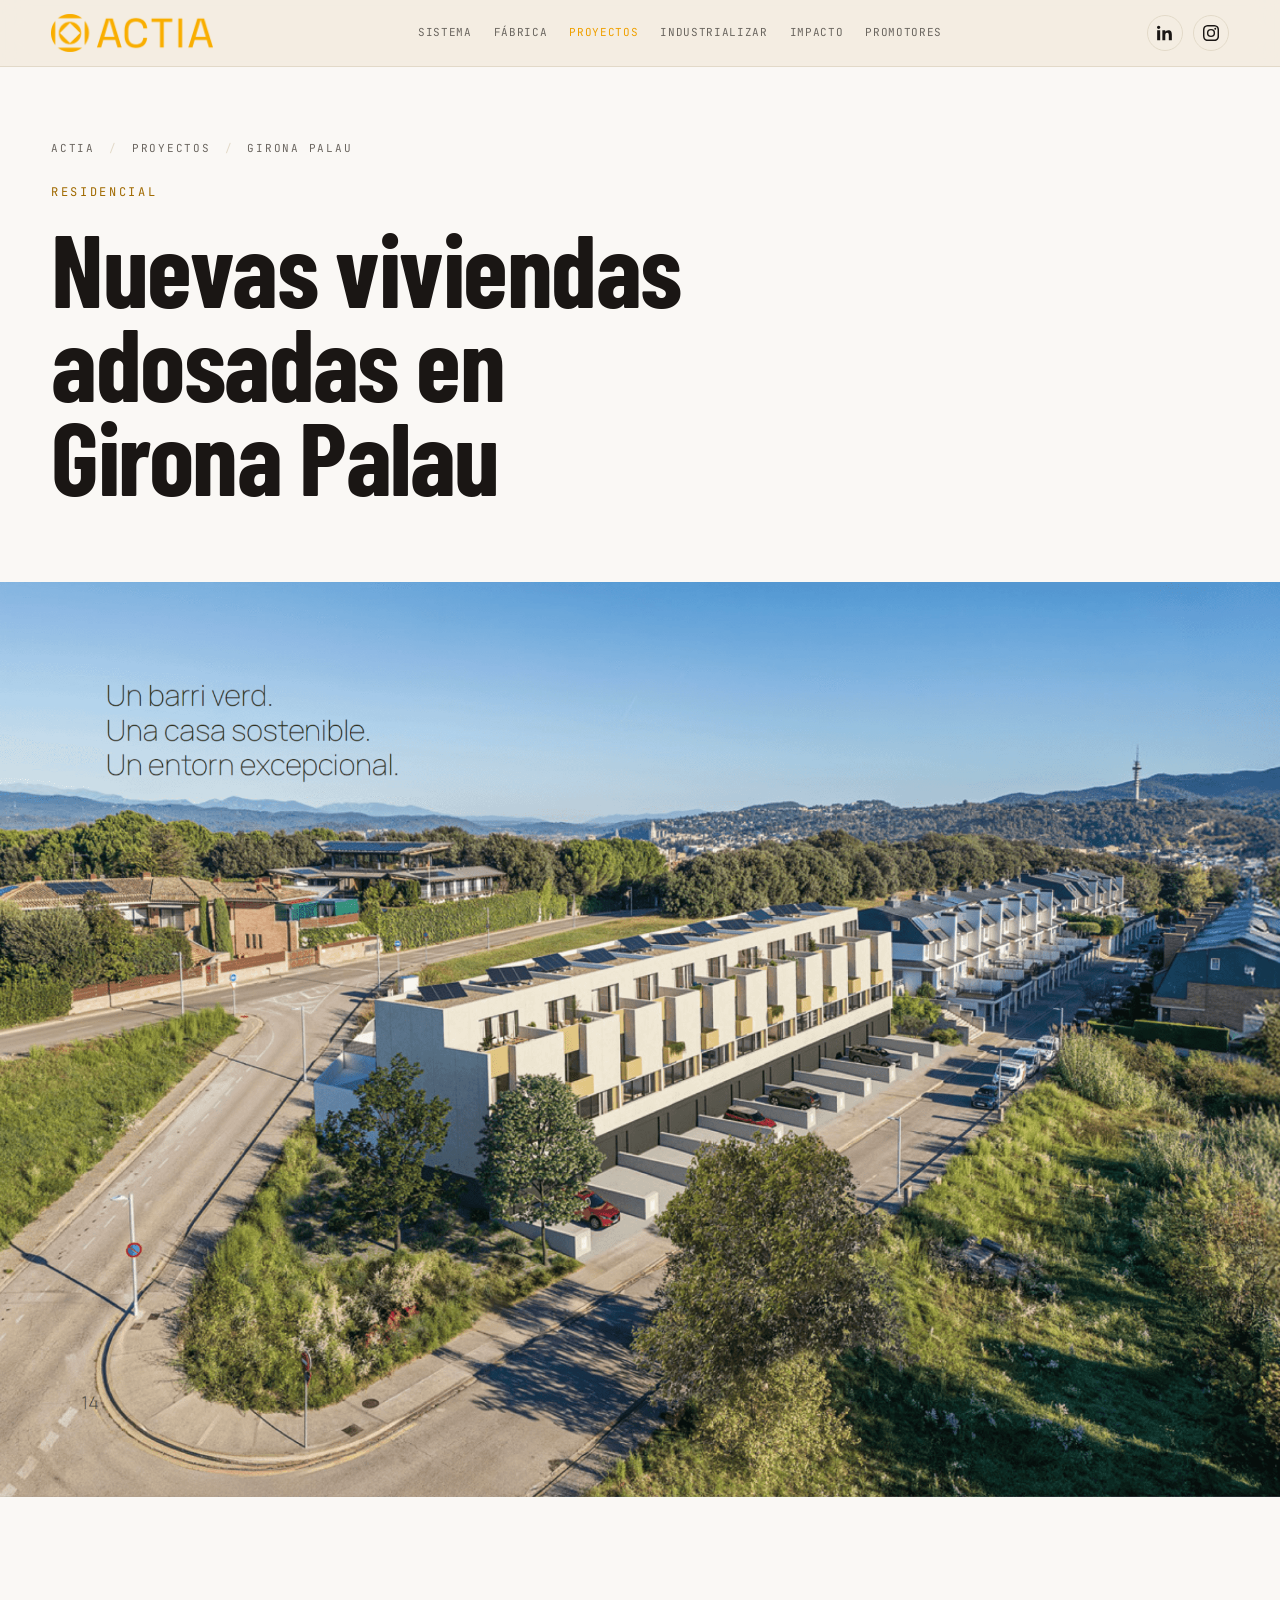
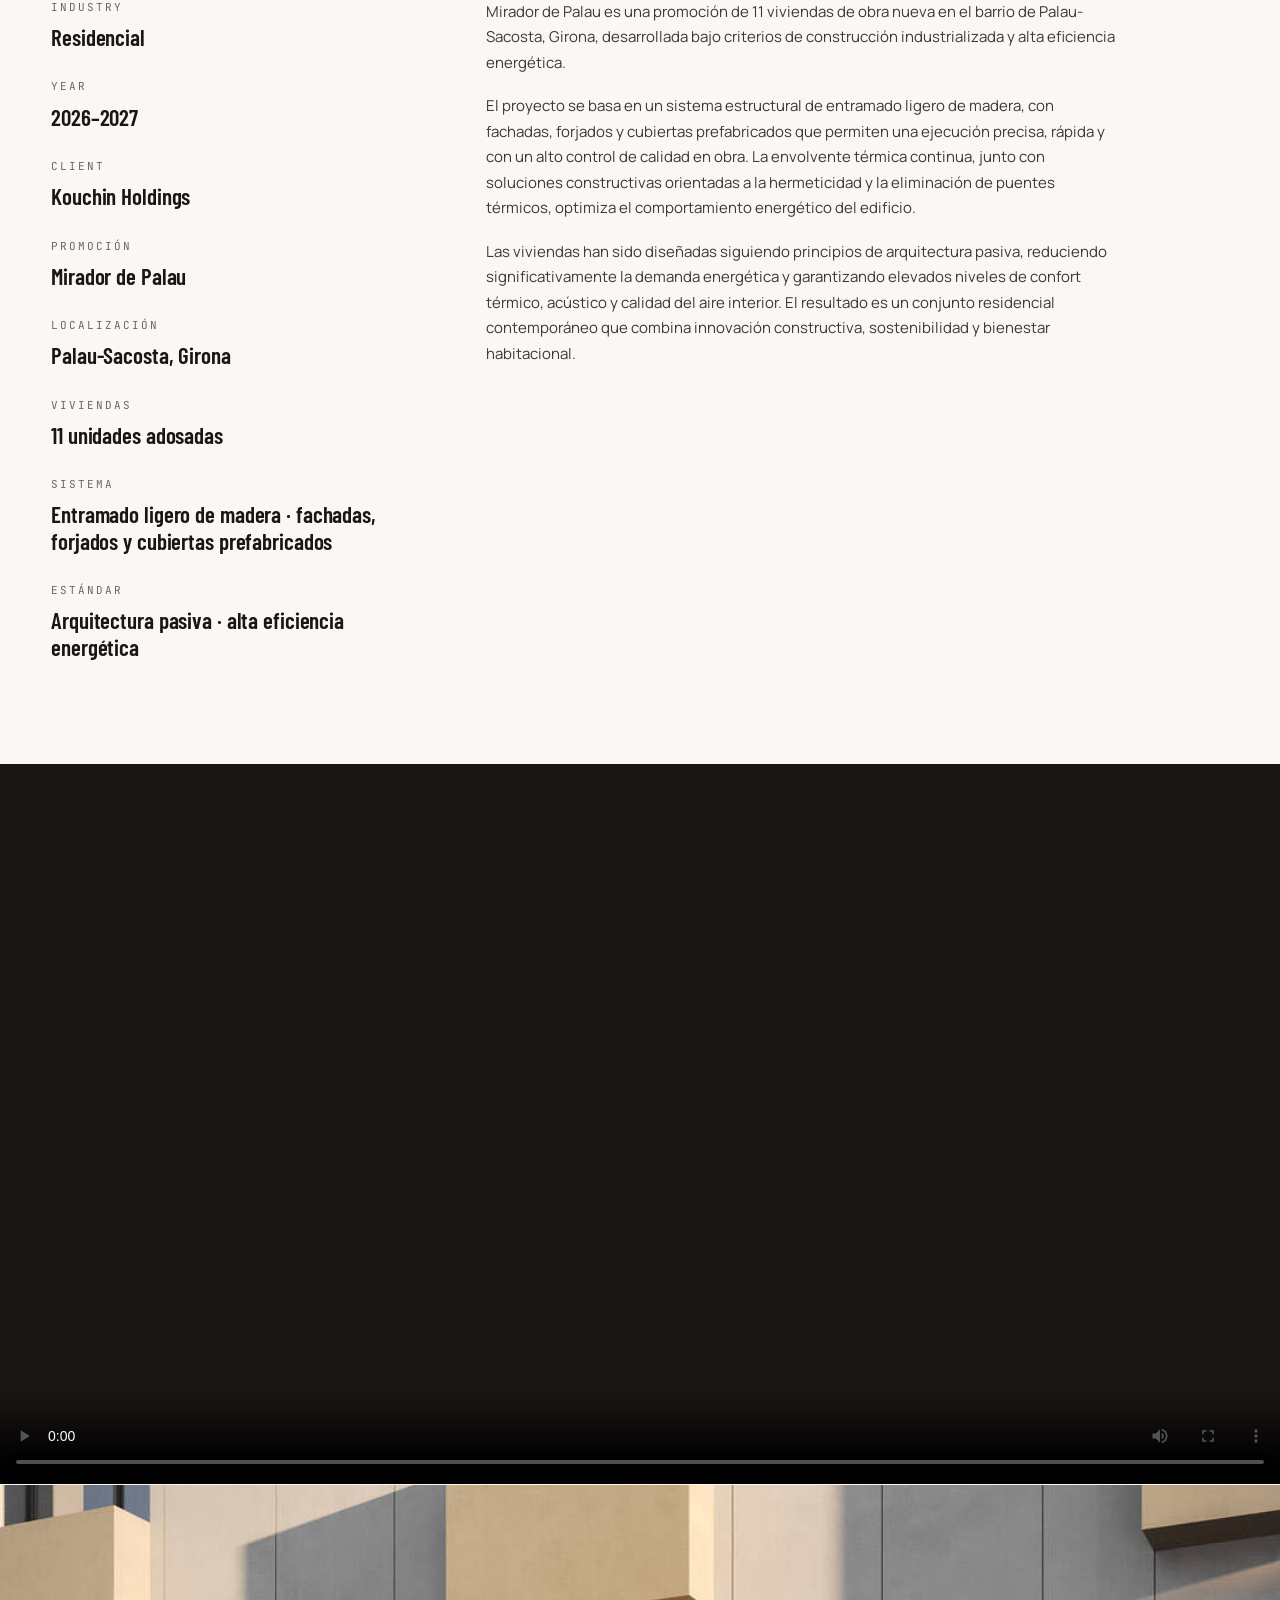
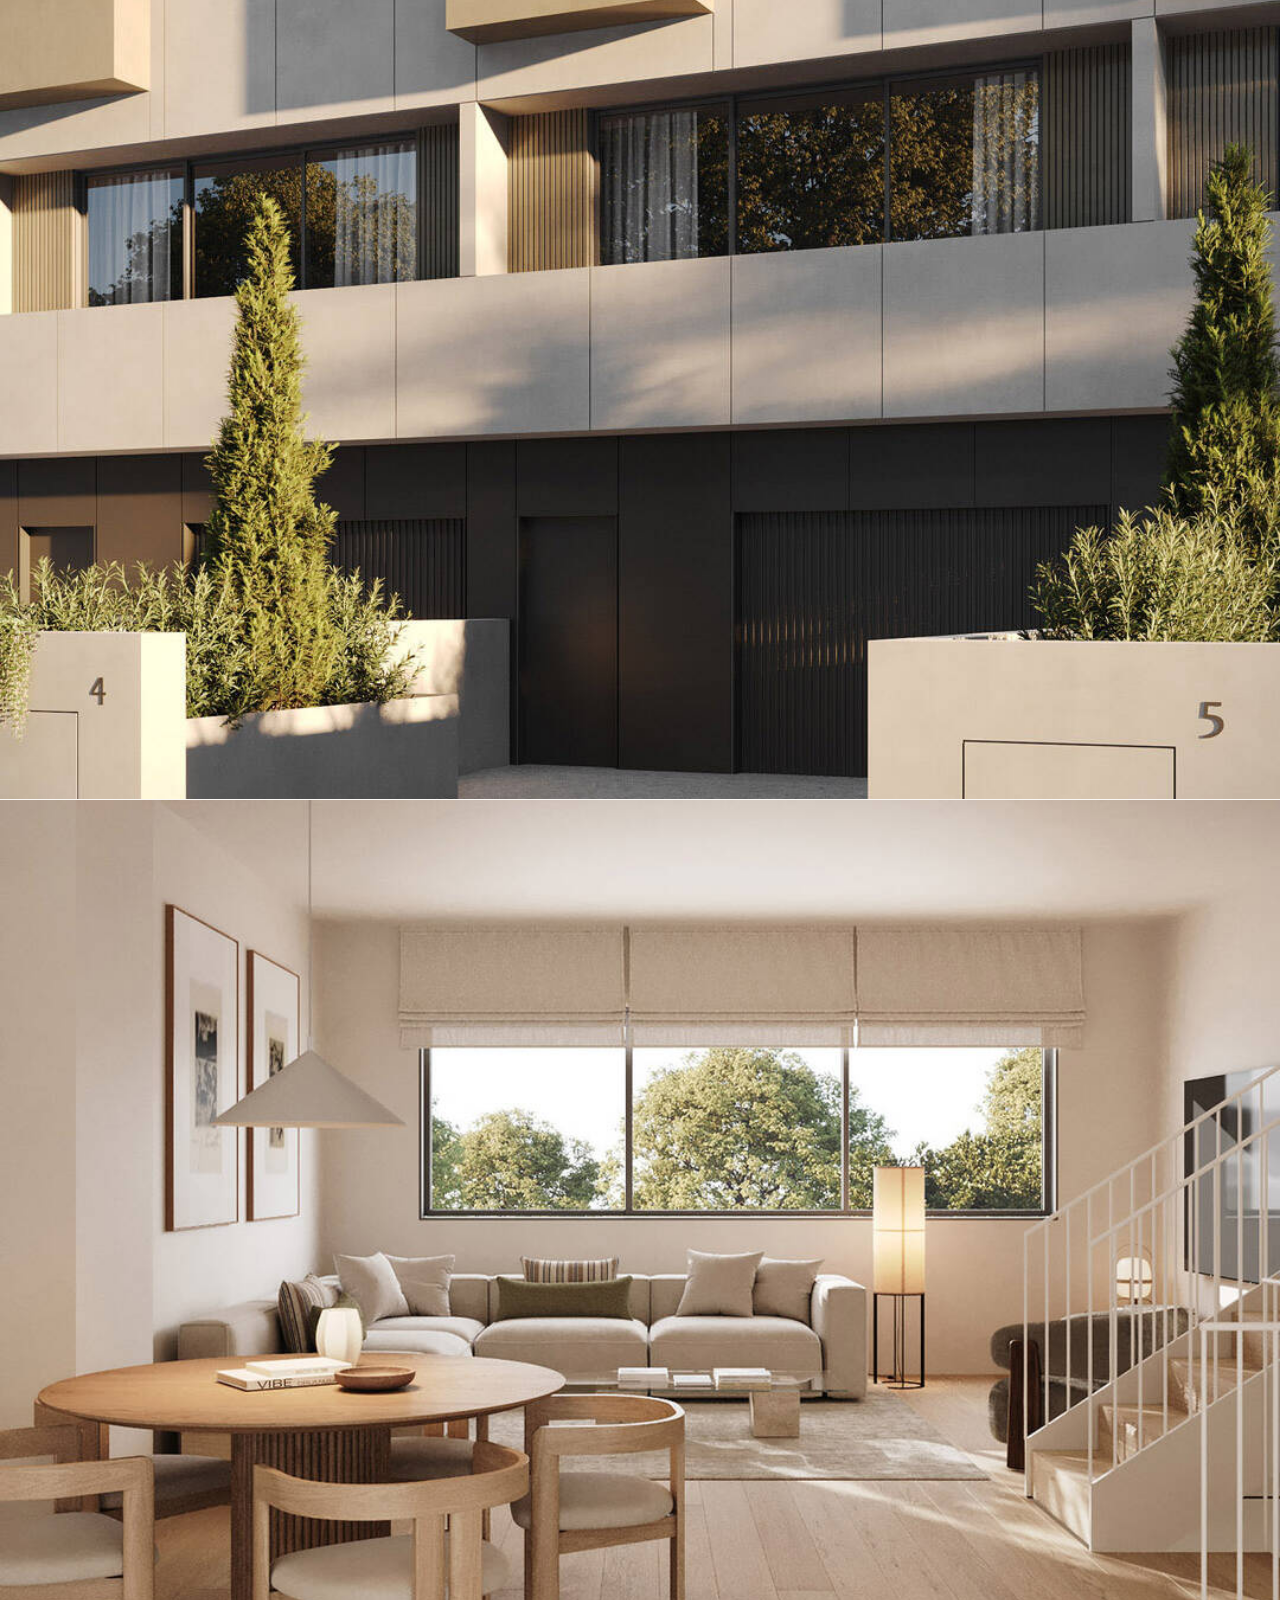
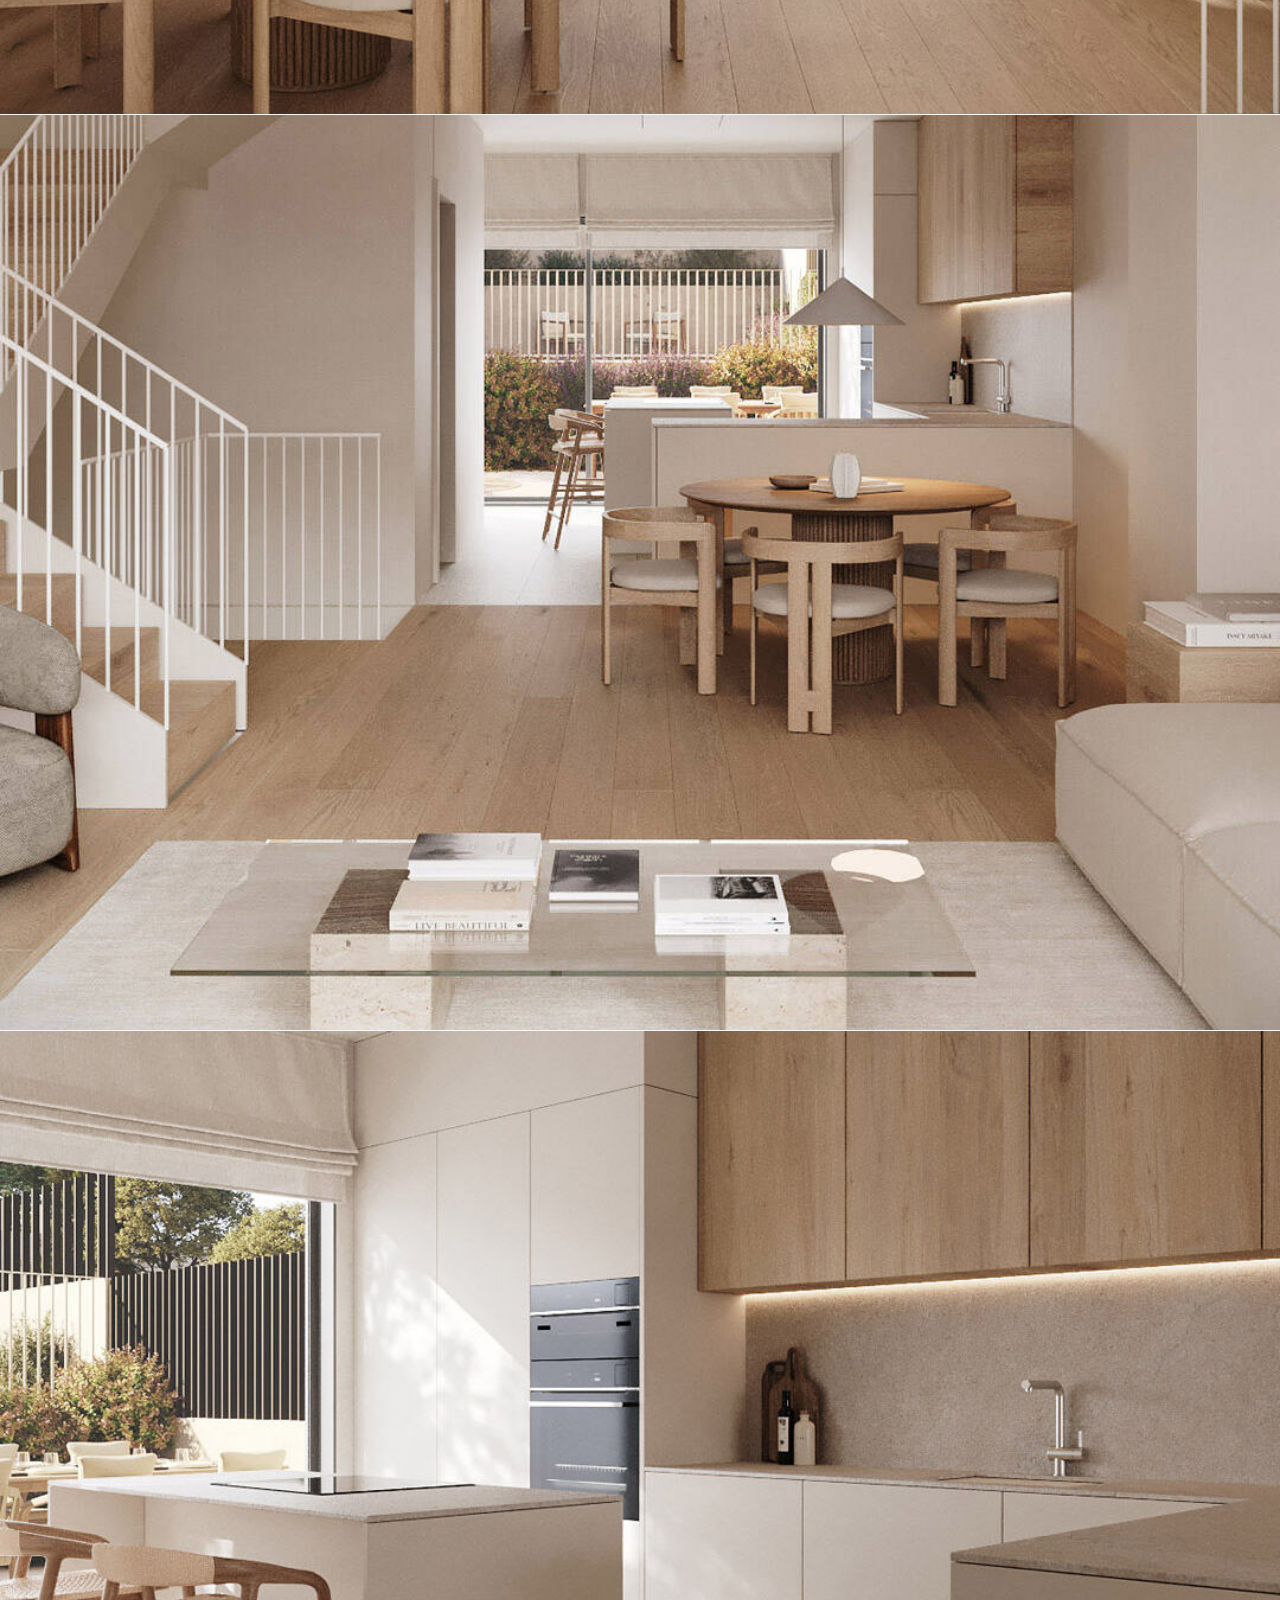
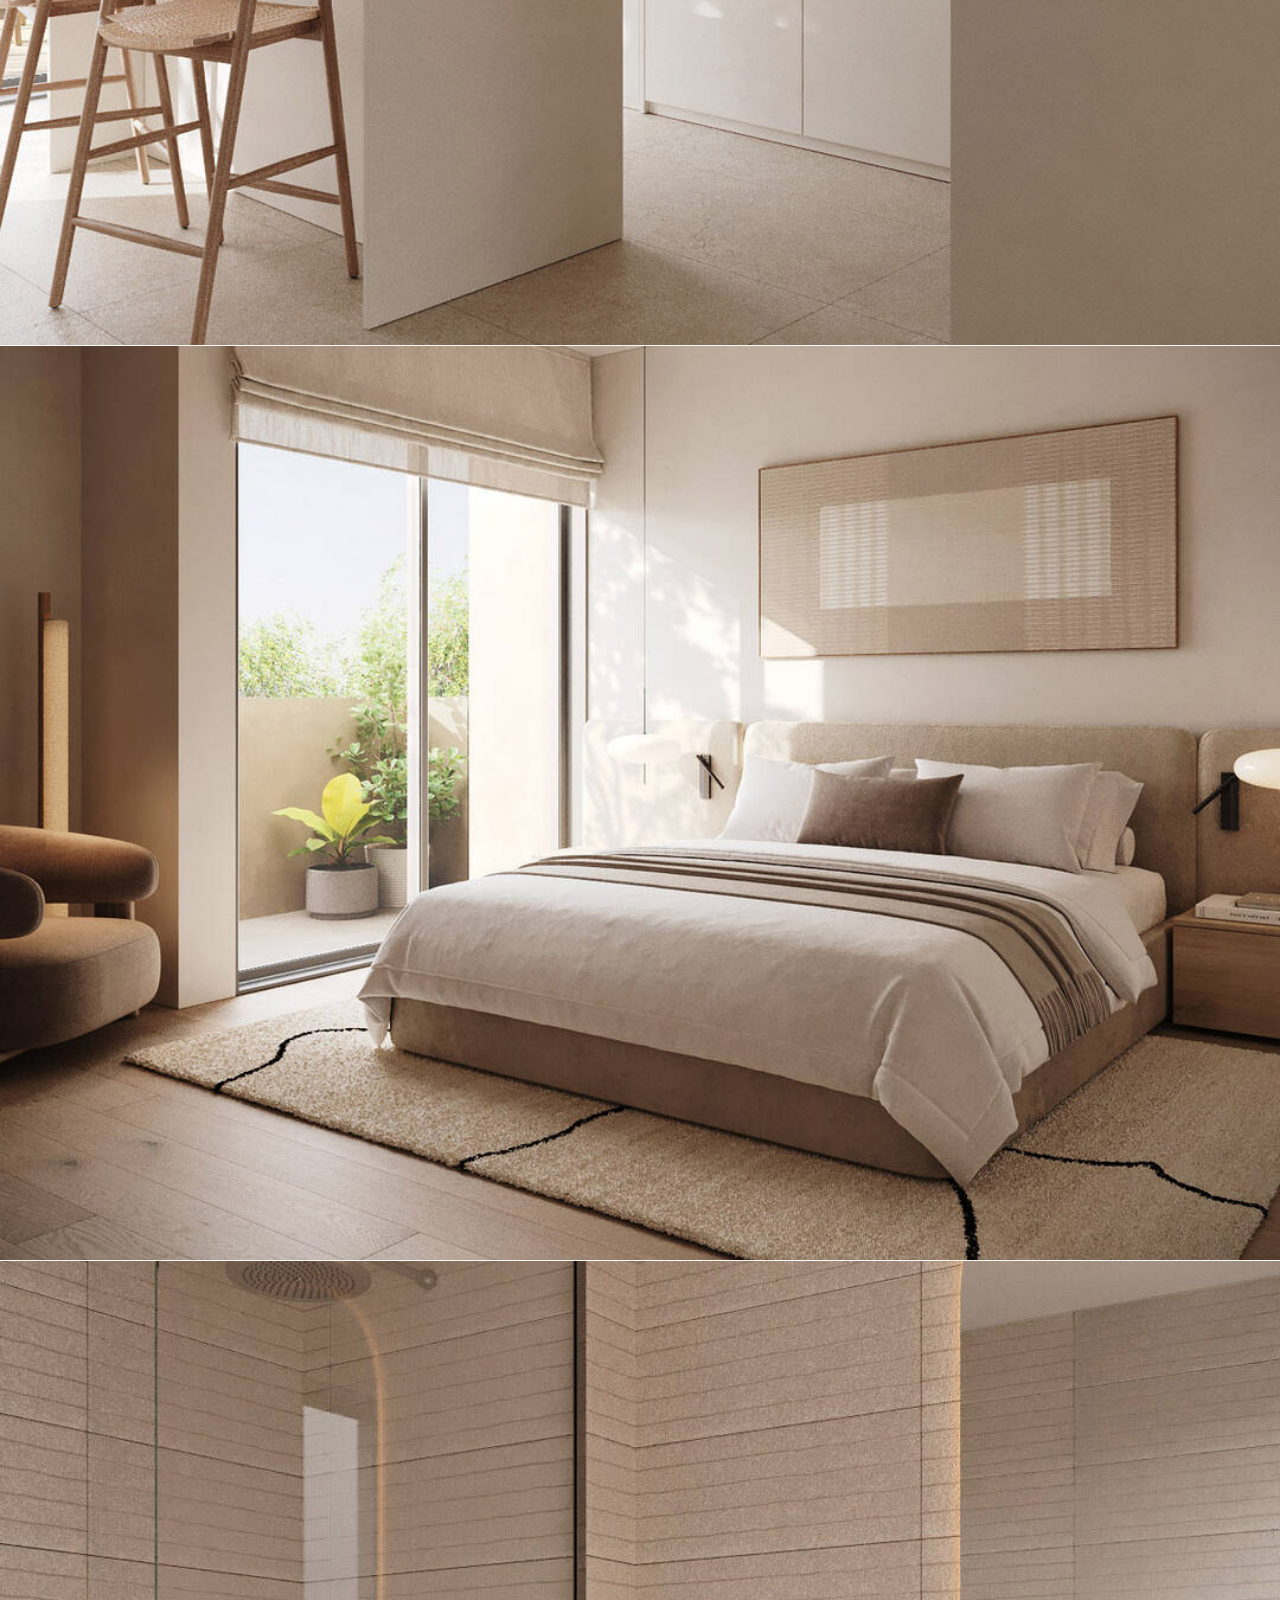
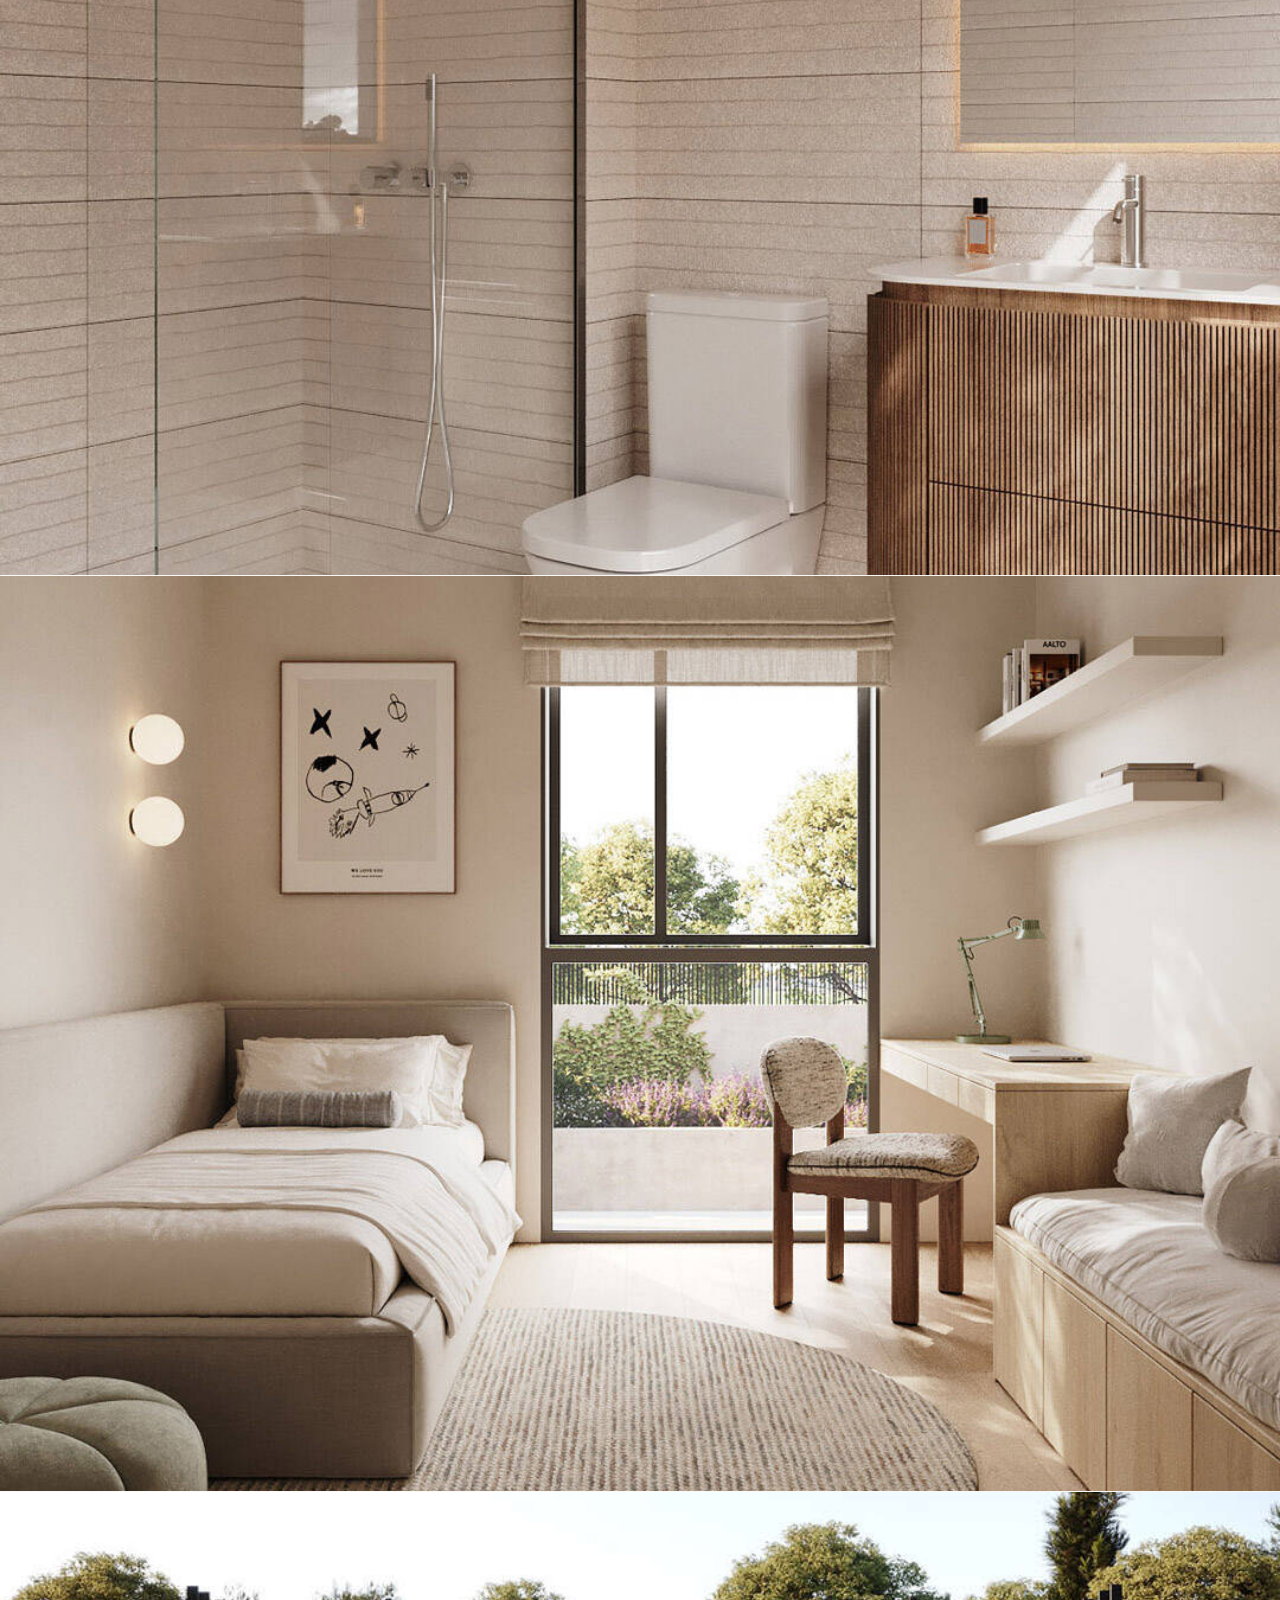
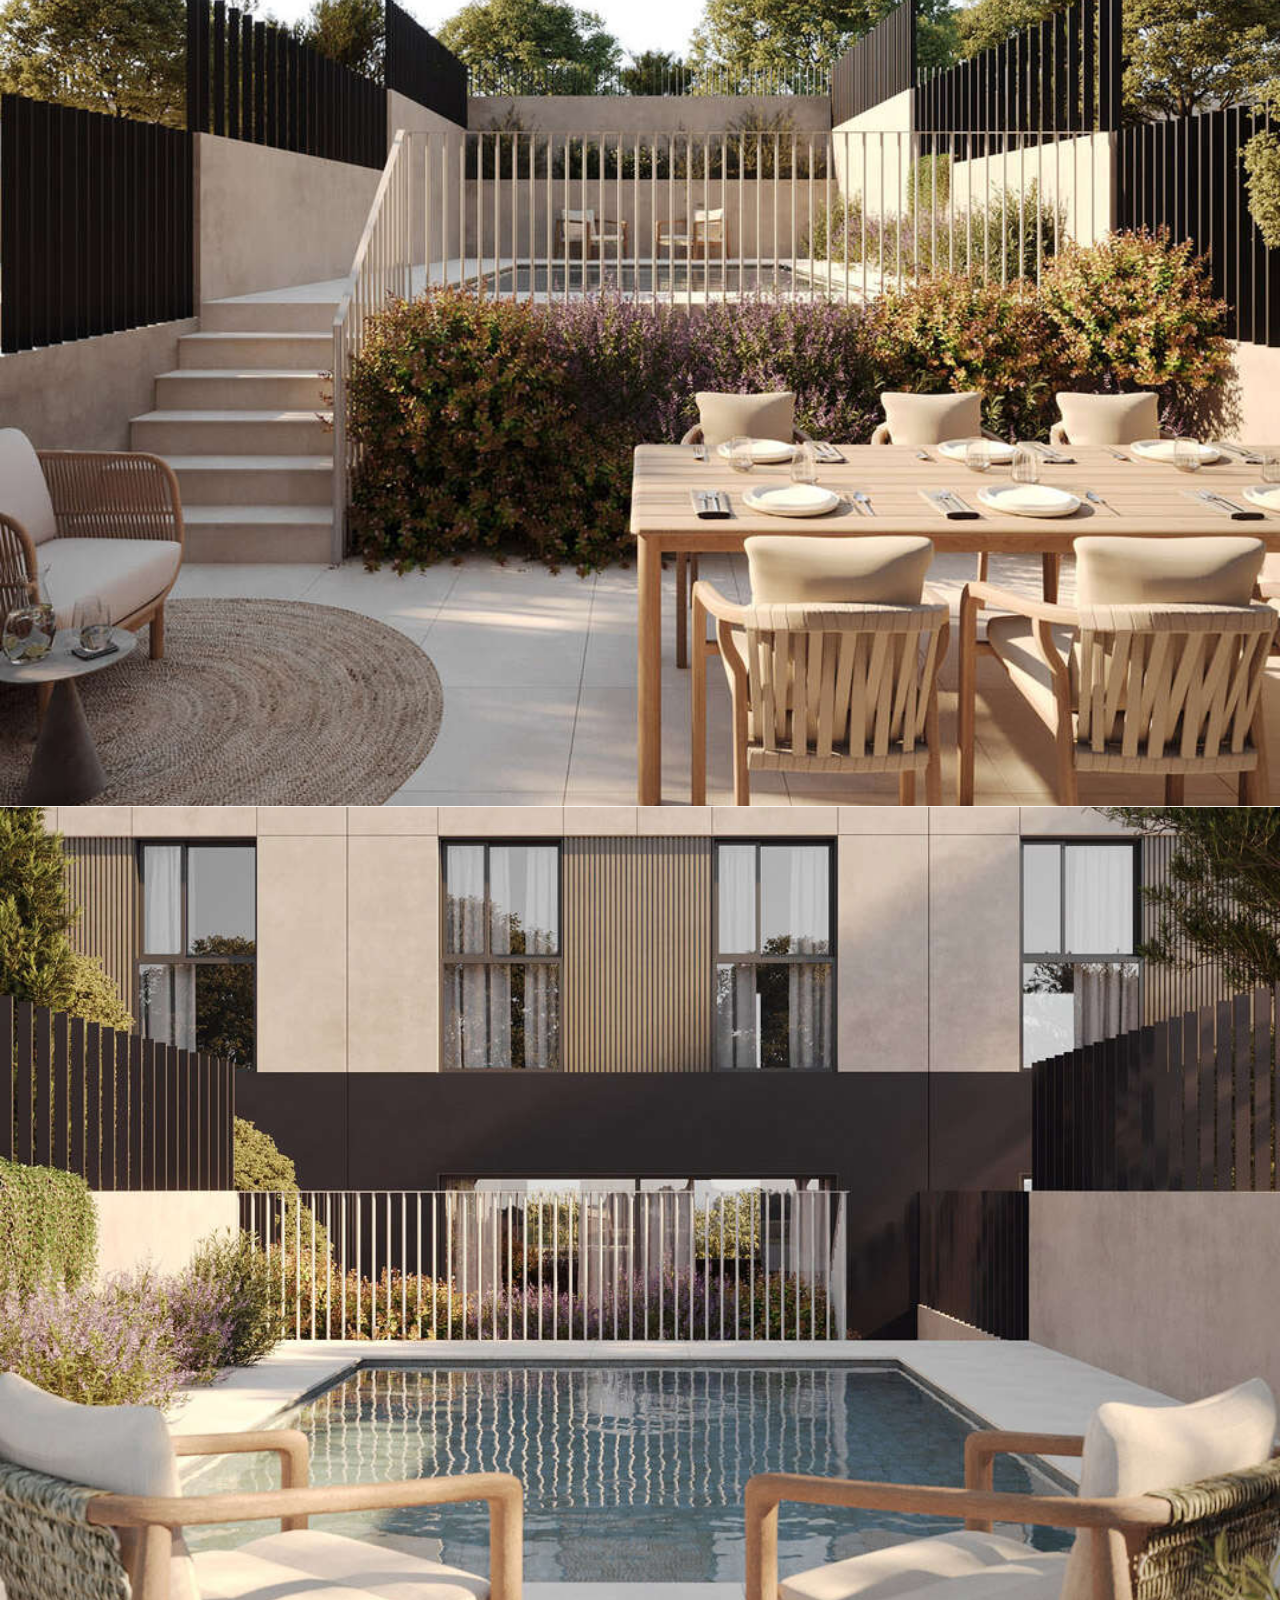
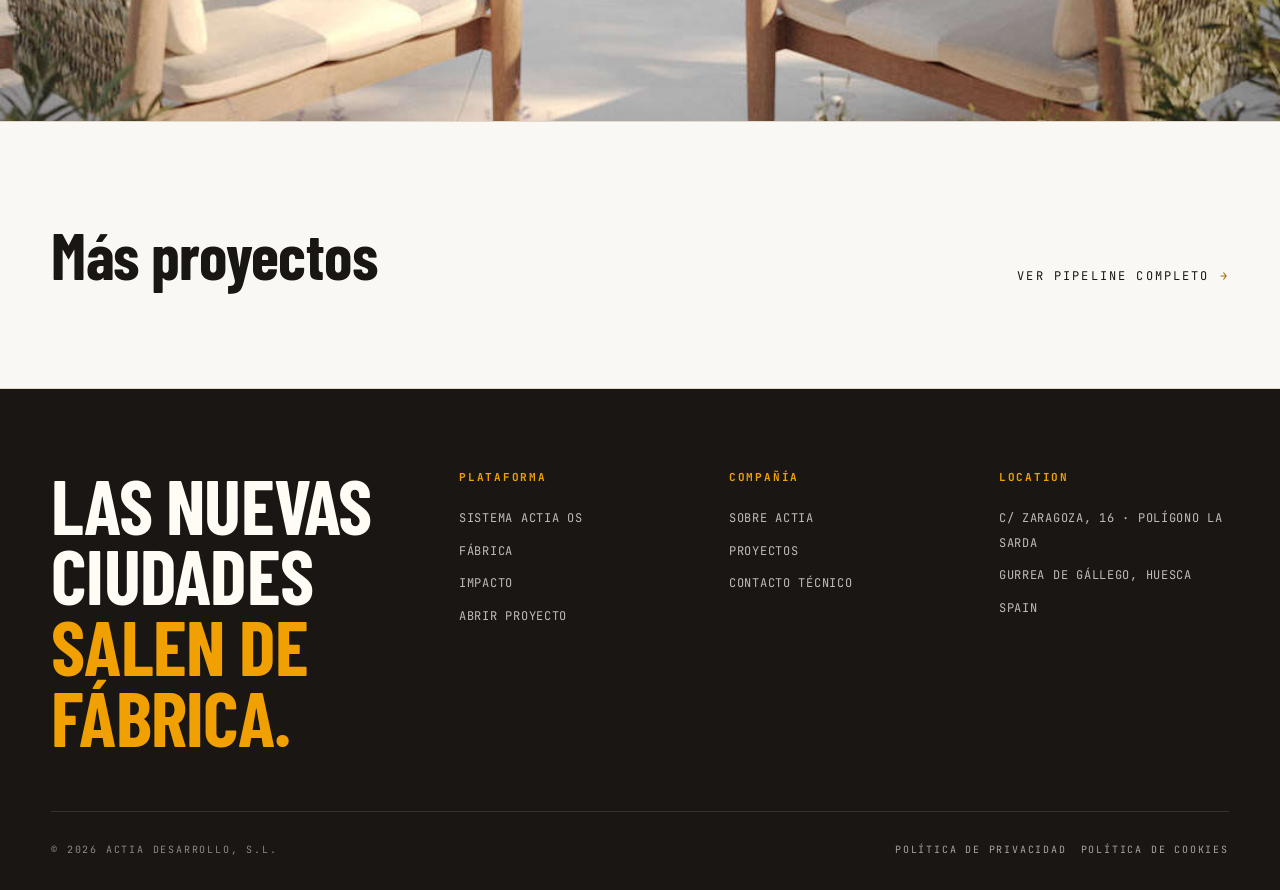
<file: proyectos/girona-palau.html>
<!doctype html>
<html lang="es">
<head>
  <meta charset="utf-8" />
  <meta name="viewport" content="width=device-width, initial-scale=1" />
  <title>Nuevas viviendas adosadas en Girona Palau · ACTIA</title>
  <meta name="description" content="Mirador de Palau — 11 viviendas adosadas en Palau-Sacosta, Girona. Sistema industrializado de entramado ligero de madera con criterios de arquitectura pasiva." />

  <link rel="preconnect" href="https://fonts.googleapis.com" />
  <link rel="preconnect" href="https://fonts.gstatic.com" crossorigin />
  <link rel="stylesheet" href="https://fonts.googleapis.com/css2?family=Barlow+Condensed:wght@400;500;600;700;800&family=Manrope:wght@300;400;500;600;700&family=JetBrains+Mono:wght@400;500;600&display=swap" />
  <link rel="stylesheet" href="../styles.css" />
  <link rel="stylesheet" href="project.css" />
</head>
<body class="proj-page">

  <header class="site-header">
    <div class="inner">
      <a href="../index.html" class="brandmark" aria-label="ACTIA home">
        <img src="../assets/actia-logo.png" alt="ACTIA" class="logo-img" />
      </a>
      <input type="checkbox" id="navToggle" class="nav-cb" aria-hidden="true" />
      <nav class="nav" aria-label="primary">
        <a href="../index.html#system">Sistema</a>
        <a href="../index.html#factory">Fábrica</a>
        <a href="../index.html#projects" class="active">Proyectos</a>
        <a href="../index.html#open-project">Industrializar</a>
        <a href="../index.html#impact">Impacto</a>
        <a href="../index.html#audience">Promotores</a>
              </nav>
      <label for="navToggle" class="nav-toggle" aria-label="Abrir menú">
        <span></span><span></span><span></span>
      </label>
      <div class="header-cta">
        <a class="social-link" href="https://www.linkedin.com/company/actia-construcci%C3%B3n-madera" target="_blank" rel="noopener noreferrer" aria-label="ACTIA en LinkedIn">
          <svg viewBox="0 0 24 24" width="16" height="16" aria-hidden="true">
            <path fill="currentColor" d="M4.98 3.5C4.98 4.88 3.87 6 2.5 6S0 4.88 0 3.5 1.12 1 2.5 1s2.48 1.12 2.48 2.5zM.22 8.04h4.56V23H.22zM8.04 8.04h4.37v2.05h.06c.61-1.15 2.1-2.36 4.32-2.36 4.62 0 5.48 3.04 5.48 7v8.27h-4.56v-7.33c0-1.75-.03-4-2.44-4-2.44 0-2.82 1.91-2.82 3.88V23H8.04z"/>
          </svg>
        </a>
        <a class="social-link" href="https://www.instagram.com/actia_desarrollo/" target="_blank" rel="noopener noreferrer" aria-label="ACTIA en Instagram">
          <svg viewBox="0 0 24 24" width="16" height="16" aria-hidden="true">
            <path fill="currentColor" d="M12 2.16c3.2 0 3.58.01 4.85.07 1.17.05 1.8.25 2.23.42.56.22.96.48 1.38.9.42.42.68.82.9 1.38.16.42.36 1.06.42 2.23.06 1.27.07 1.65.07 4.85s-.01 3.58-.07 4.85c-.06 1.17-.25 1.8-.42 2.23-.22.56-.48.96-.9 1.38-.42.42-.82.68-1.38.9-.42.16-1.06.36-2.23.42-1.27.06-1.65.07-4.85.07s-3.58-.01-4.85-.07c-1.17-.05-1.8-.25-2.23-.42a3.7 3.7 0 01-1.38-.9 3.7 3.7 0 01-.9-1.38c-.16-.42-.36-1.06-.42-2.23C2.17 15.58 2.16 15.2 2.16 12s.01-3.58.07-4.85c.05-1.17.25-1.8.42-2.23.22-.56.48-.96.9-1.38.42-.42.82-.68 1.38-.9.42-.16 1.06-.36 2.23-.42C8.42 2.17 8.8 2.16 12 2.16zm0-2.16C8.74 0 8.33.01 7.05.07 5.77.13 4.9.33 4.14.63a6 6 0 00-2.16 1.4A6 6 0 00.59 4.19C.29 4.95.09 5.82.03 7.1.01 8.38 0 8.79 0 12.05s.01 3.67.07 4.95c.06 1.28.26 2.15.56 2.91a6 6 0 001.4 2.16 6 6 0 002.16 1.4c.76.3 1.63.5 2.91.56 1.28.06 1.69.07 4.95.07s3.67-.01 4.95-.07c1.28-.06 2.15-.26 2.91-.56a6 6 0 002.16-1.4 6 6 0 001.4-2.16c.3-.76.5-1.63.56-2.91.06-1.28.07-1.69.07-4.95s-.01-3.67-.07-4.95c-.06-1.28-.26-2.15-.56-2.91a6 6 0 00-1.4-2.16A6 6 0 0019.86.59C19.1.29 18.23.09 16.95.03 15.67.01 15.26 0 12 0zm0 5.84a6.16 6.16 0 100 12.32 6.16 6.16 0 000-12.32zm0 10.16a4 4 0 110-8 4 4 0 010 8zm6.4-11.84a1.44 1.44 0 100 2.88 1.44 1.44 0 000-2.88z"/>
          </svg>
        </a>
              </div>
    </div>
  </header>

  <main>
    <section class="proj-hero">
      <div class="crumbs">
        <a href="../index.html">ACTIA</a>
        <span class="sep">/</span>
        <a href="../index.html#projects">Proyectos</a>
        <span class="sep">/</span>
        <span>Girona Palau</span>
      </div>
      <span class="category">Residencial</span>
      <h1>Nuevas viviendas adosadas en Girona Palau</h1>
    </section>

    <!-- Hero image -->
    <div class="proj-media" style="aspect-ratio: 7/5; overflow:hidden; position:relative;">
      <img src="../assets/palau-hero.jpg" alt="Render exterior de Mirador de Palau" style="width:100%;height:100%;object-fit:cover;display:block;" loading="eager" />
    </div>

    <!-- Project facts + copy -->
    <section class="proj-details">
      <aside class="proj-facts">
        <div class="fact">
          <span class="k">Industry</span>
          <span class="v">Residencial</span>
        </div>
        <div class="fact">
          <span class="k">Year</span>
          <span class="v">2026–2027</span>
        </div>
        <div class="fact">
          <span class="k">Client</span>
          <span class="v">Kouchin Holdings</span>
        </div>
        <div class="fact">
          <span class="k">Promoción</span>
          <span class="v">Mirador de Palau</span>
        </div>
        <div class="fact">
          <span class="k">Localización</span>
          <span class="v">Palau-Sacosta, Girona</span>
        </div>
        <div class="fact">
          <span class="k">Viviendas</span>
          <span class="v">11 unidades adosadas</span>
        </div>
        <div class="fact">
          <span class="k">Sistema</span>
          <span class="v">Entramado ligero de madera · fachadas, forjados y cubiertas prefabricados</span>
        </div>
        <div class="fact">
          <span class="k">Estándar</span>
          <span class="v">Arquitectura pasiva · alta eficiencia energética</span>
        </div>
      </aside>

      <div class="proj-copy">
        <p>Mirador de Palau es una promoción de 11 viviendas de obra nueva en el barrio de Palau-Sacosta, Girona, desarrollada bajo criterios de construcción industrializada y alta eficiencia energética.</p>

        <p>El proyecto se basa en un sistema estructural de entramado ligero de madera, con fachadas, forjados y cubiertas prefabricados que permiten una ejecución precisa, rápida y con un alto control de calidad en obra. La envolvente térmica continua, junto con soluciones constructivas orientadas a la hermeticidad y la eliminación de puentes térmicos, optimiza el comportamiento energético del edificio.</p>

        <p>Las viviendas han sido diseñadas siguiendo principios de arquitectura pasiva, reduciendo significativamente la demanda energética y garantizando elevados niveles de confort térmico, acústico y calidad del aire interior. El resultado es un conjunto residencial contemporáneo que combina innovación constructiva, sostenibilidad y bienestar habitacional.</p>
      </div>
    </section>

    <!-- Project video -->
    <div class="proj-video" aria-label="Vídeo del proyecto Mirador de Palau" style="width:100%; aspect-ratio:16/9; position:relative; overflow:hidden; margin-top:1px;">
      <video style="position:absolute;inset:0;width:100%;height:100%;object-fit:cover;" preload="metadata" controls controlslist="nodownload" poster="https://st3v.idealista.com/64/a1/58/d_0_1441521710.jpg">
        <source media="(min-width: 48rem)" src="https://st3v.idealista.com/64/a1/58/hd_1441521710.mp4" type="video/mp4" />
        <source src="https://st3v.idealista.com/64/a1/58/1441521710.mp4" type="video/mp4" />
      </video>
    </div>

    <!-- Additional renders -->
    <div class="proj-media" style="aspect-ratio: 7/5; overflow:hidden; position:relative; margin-top: 1px;">
      <img src="../assets/palau/extb.jpg" alt="Fachada exterior Mirador de Palau" style="width:100%;height:100%;object-fit:cover;display:block;" loading="lazy" />
    </div>
    <div class="proj-media" style="aspect-ratio: 7/5; overflow:hidden; position:relative; margin-top: 1px;">
      <img src="../assets/palau/salaa.jpg" alt="Sala de estar A" style="width:100%;height:100%;object-fit:cover;display:block;" loading="lazy" />
    </div>
    <div class="proj-media" style="aspect-ratio: 7/5; overflow:hidden; position:relative; margin-top: 1px;">
      <img src="../assets/palau/salab.jpg" alt="Sala de estar B" style="width:100%;height:100%;object-fit:cover;display:block;" loading="lazy" />
    </div>
    <div class="proj-media" style="aspect-ratio: 7/5; overflow:hidden; position:relative; margin-top: 1px;">
      <img src="../assets/palau/cuina.jpg" alt="Cocina" style="width:100%;height:100%;object-fit:cover;display:block;" loading="lazy" />
    </div>
    <div class="proj-media" style="aspect-ratio: 7/5; overflow:hidden; position:relative; margin-top: 1px;">
      <img src="../assets/palau/suite.jpg" alt="Suite principal" style="width:100%;height:100%;object-fit:cover;display:block;" loading="lazy" />
    </div>
    <div class="proj-media" style="aspect-ratio: 7/5; overflow:hidden; position:relative; margin-top: 1px;">
      <img src="../assets/palau/banymaster.jpg" alt="Baño master" style="width:100%;height:100%;object-fit:cover;display:block;" loading="lazy" />
    </div>
    <div class="proj-media" style="aspect-ratio: 7/5; overflow:hidden; position:relative; margin-top: 1px;">
      <img src="../assets/palau/habinfantil.jpg" alt="Habitación infantil" style="width:100%;height:100%;object-fit:cover;display:block;" loading="lazy" />
    </div>
    <div class="proj-media" style="aspect-ratio: 7/5; overflow:hidden; position:relative; margin-top: 1px;">
      <img src="../assets/palau/extd.jpg" alt="Terraza exterior" style="width:100%;height:100%;object-fit:cover;display:block;" loading="lazy" />
    </div>
    <div class="proj-media" style="aspect-ratio: 7/5; overflow:hidden; position:relative; margin-top: 1px;">
      <img src="../assets/palau/extc.jpg" alt="Piscina exterior" style="width:100%;height:100%;object-fit:cover;display:block;" loading="lazy" />
    </div>

    <section class="proj-next">
      <h3>Más proyectos</h3>
      <a class="link" href="../index.html#projects">Ver pipeline completo</a>
    </section>
  </main>

  <footer class="site-footer">
    <div class="shell">
      <div class="footer-grid">
        <div>
          <h2 class="big">Las nuevas<br/>ciudades<br/><span class="y">salen de<br/>fábrica.</span></h2>
        </div>
        <div>
          <h5>Plataforma</h5>
          <ul>
            <li><a href="../index.html#system">Sistema ACTIA OS</a></li>
            <li><a href="../index.html#factory">Fábrica</a></li>
            <li><a href="../index.html#impact">Impacto</a></li>
            <li><a href="../index.html#open-project">Abrir proyecto</a></li>
          </ul>
        </div>
        <div>
          <h5>Compañía</h5>
          <ul>
            <li><a href="../index.html">Sobre ACTIA</a></li>
            <li><a href="../index.html#projects">Proyectos</a></li>
            <li><a href="#">Contacto técnico</a></li>
          </ul>
        </div>
        <div>
          <h5>Location</h5>
          <ul>
            <li><a href="#">C/ Zaragoza, 16 · Polígono La Sarda</a></li>
            <li><a href="#">Gurrea de Gállego, Huesca</a></li>
            <li><a href="#">Spain</a></li>
          </ul>
        </div>
      </div>
      <div class="footer-meta">
        <div class="group">
          <span>© 2026 ACTIA Desarrollo, S.L.</span>
        </div>
        <div class="group legal-links">
          <a href="../index.html#privacy">Política de privacidad</a>
          <a href="../index.html#cookies">Política de cookies</a>
        </div>
      </div>
    </div>
  </footer>

  <script src="../mobile-nav.js"></script>
</body>
</html>
</file>
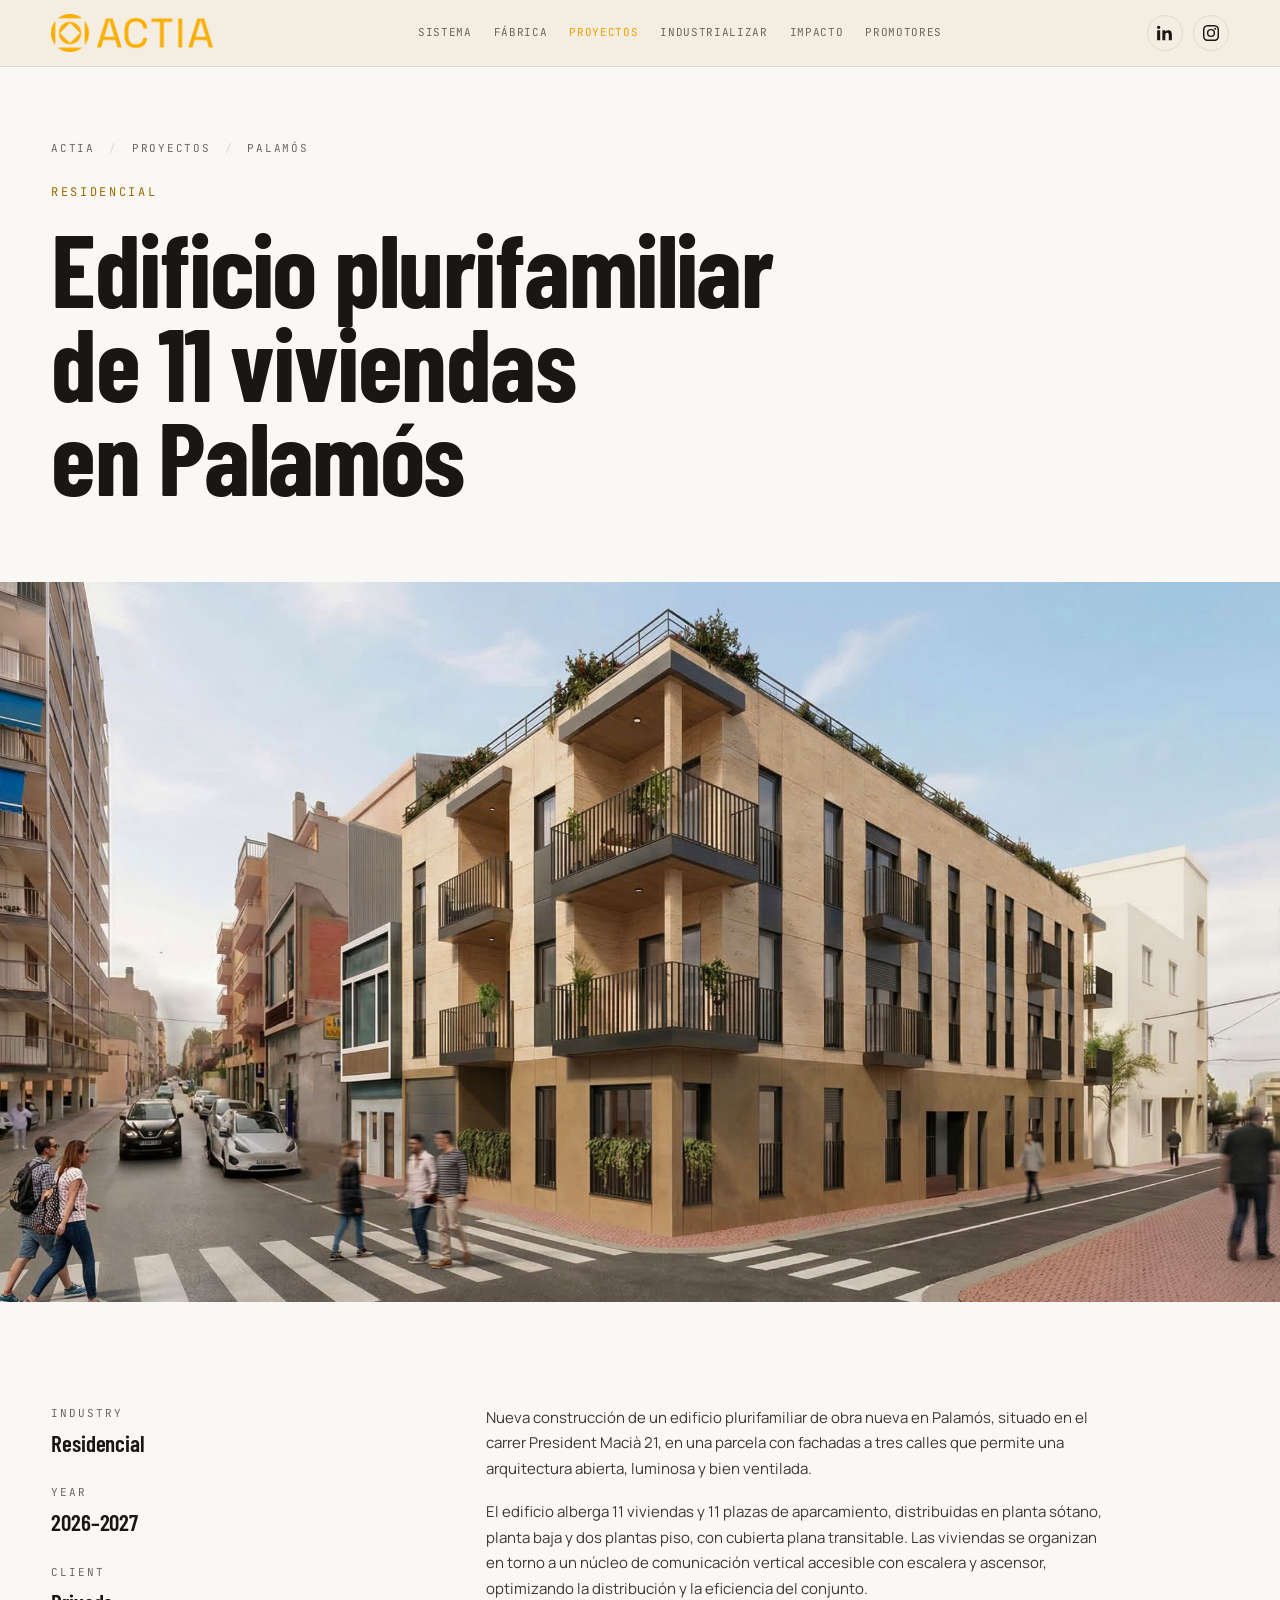
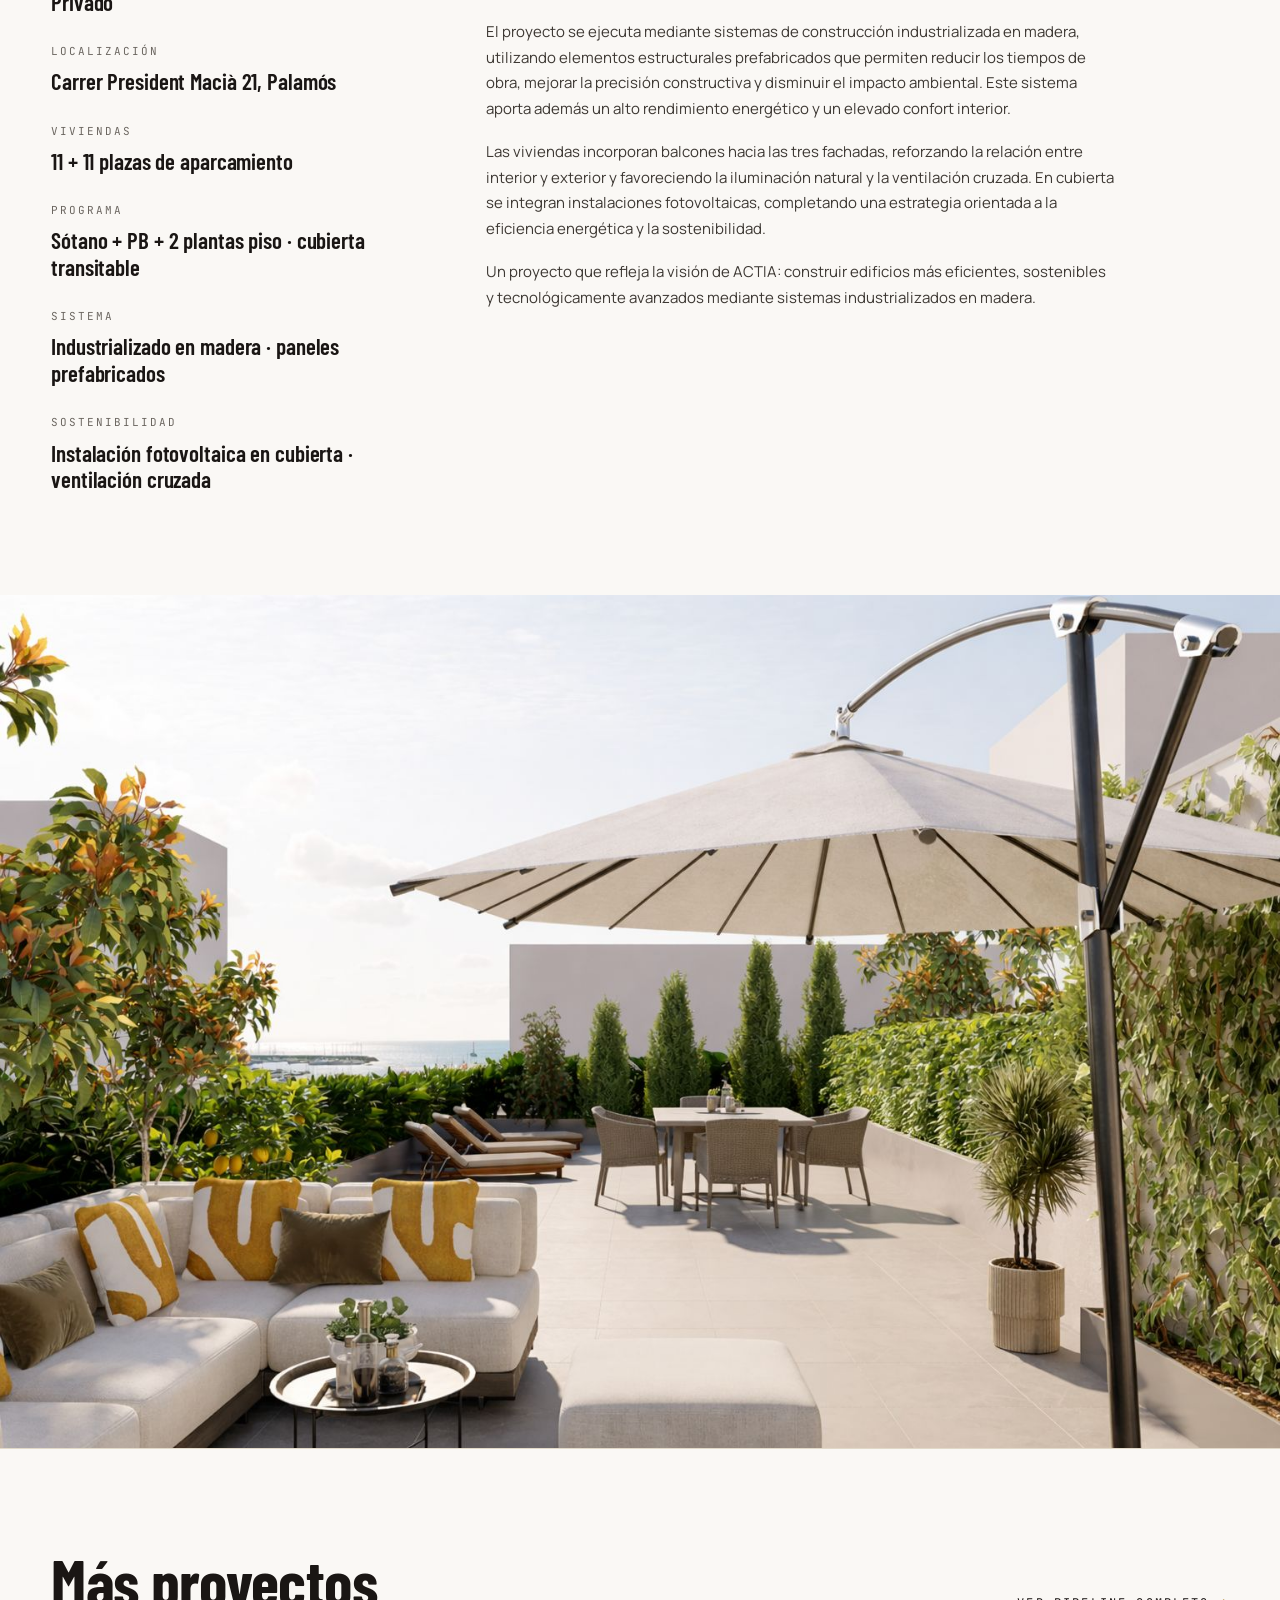
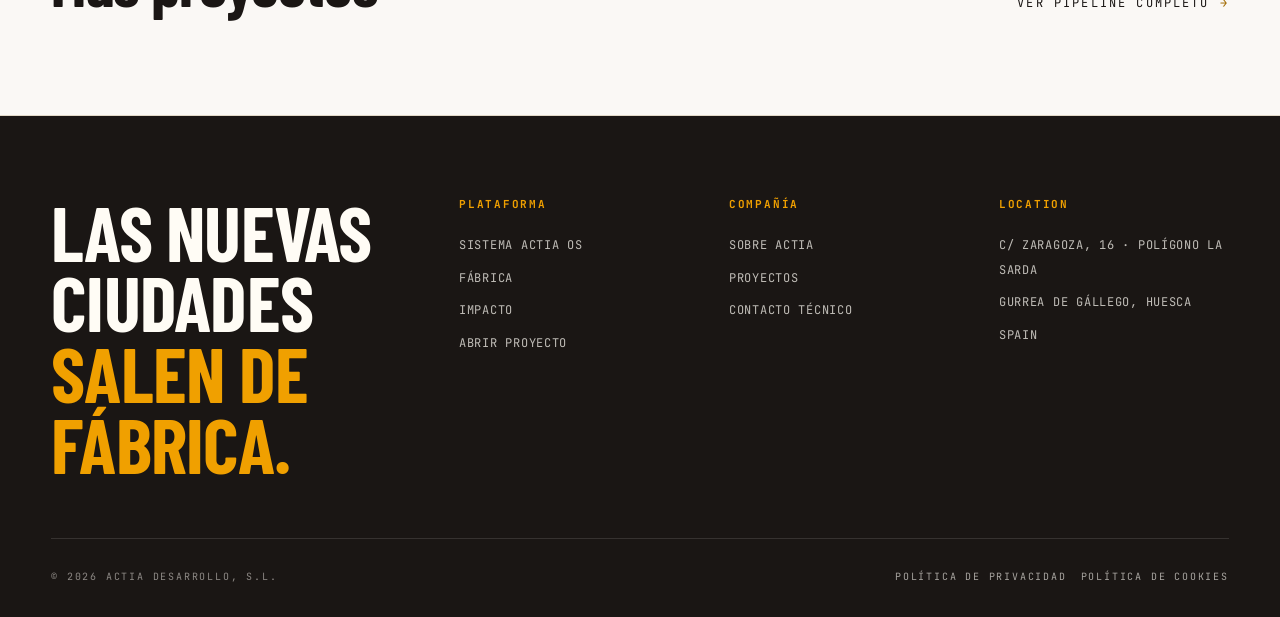
<file: proyectos/palamos.html>
<!doctype html>
<html lang="es">
<head>
  <meta charset="utf-8" />
  <meta name="viewport" content="width=device-width, initial-scale=1" />
  <title>Edificio plurifamiliar de 11 viviendas en Palamós · ACTIA</title>
  <meta name="description" content="Edificio plurifamiliar de 11 viviendas industrializadas en madera, en carrer President Macià, Palamós (Girona)." />

  <link rel="preconnect" href="https://fonts.googleapis.com" />
  <link rel="preconnect" href="https://fonts.gstatic.com" crossorigin />
  <link rel="stylesheet" href="https://fonts.googleapis.com/css2?family=Barlow+Condensed:wght@400;500;600;700;800&family=Manrope:wght@300;400;500;600;700&family=JetBrains+Mono:wght@400;500;600&display=swap" />
  <link rel="stylesheet" href="../styles.css" />
  <link rel="stylesheet" href="project.css" />
</head>
<body class="proj-page">

  <header class="site-header">
    <div class="inner">
      <a href="../index.html" class="brandmark" aria-label="ACTIA home">
        <img src="../assets/actia-logo.png" alt="ACTIA" class="logo-img" />
      </a>
      <input type="checkbox" id="navToggle" class="nav-cb" aria-hidden="true" />
      <nav class="nav" aria-label="primary">
        <a href="../index.html#system">Sistema</a>
        <a href="../index.html#factory">Fábrica</a>
        <a href="../index.html#projects" class="active">Proyectos</a>
        <a href="../index.html#open-project">Industrializar</a>
        <a href="../index.html#impact">Impacto</a>
        <a href="../index.html#audience">Promotores</a>
              </nav>
      <label for="navToggle" class="nav-toggle" aria-label="Abrir menú">
        <span></span><span></span><span></span>
      </label>
      <div class="header-cta">
        <a class="social-link" href="https://www.linkedin.com/company/actia-construcci%C3%B3n-madera" target="_blank" rel="noopener noreferrer" aria-label="ACTIA en LinkedIn">
          <svg viewBox="0 0 24 24" width="16" height="16" aria-hidden="true">
            <path fill="currentColor" d="M4.98 3.5C4.98 4.88 3.87 6 2.5 6S0 4.88 0 3.5 1.12 1 2.5 1s2.48 1.12 2.48 2.5zM.22 8.04h4.56V23H.22zM8.04 8.04h4.37v2.05h.06c.61-1.15 2.1-2.36 4.32-2.36 4.62 0 5.48 3.04 5.48 7v8.27h-4.56v-7.33c0-1.75-.03-4-2.44-4-2.44 0-2.82 1.91-2.82 3.88V23H8.04z"/>
          </svg>
        </a>
        <a class="social-link" href="https://www.instagram.com/actia_desarrollo/" target="_blank" rel="noopener noreferrer" aria-label="ACTIA en Instagram">
          <svg viewBox="0 0 24 24" width="16" height="16" aria-hidden="true">
            <path fill="currentColor" d="M12 2.16c3.2 0 3.58.01 4.85.07 1.17.05 1.8.25 2.23.42.56.22.96.48 1.38.9.42.42.68.82.9 1.38.16.42.36 1.06.42 2.23.06 1.27.07 1.65.07 4.85s-.01 3.58-.07 4.85c-.06 1.17-.25 1.8-.42 2.23-.22.56-.48.96-.9 1.38-.42.42-.82.68-1.38.9-.42.16-1.06.36-2.23.42-1.27.06-1.65.07-4.85.07s-3.58-.01-4.85-.07c-1.17-.05-1.8-.25-2.23-.42a3.7 3.7 0 01-1.38-.9 3.7 3.7 0 01-.9-1.38c-.16-.42-.36-1.06-.42-2.23C2.17 15.58 2.16 15.2 2.16 12s.01-3.58.07-4.85c.05-1.17.25-1.8.42-2.23.22-.56.48-.96.9-1.38.42-.42.82-.68 1.38-.9.42-.16 1.06-.36 2.23-.42C8.42 2.17 8.8 2.16 12 2.16zm0-2.16C8.74 0 8.33.01 7.05.07 5.77.13 4.9.33 4.14.63a6 6 0 00-2.16 1.4A6 6 0 00.59 4.19C.29 4.95.09 5.82.03 7.1.01 8.38 0 8.79 0 12.05s.01 3.67.07 4.95c.06 1.28.26 2.15.56 2.91a6 6 0 001.4 2.16 6 6 0 002.16 1.4c.76.3 1.63.5 2.91.56 1.28.06 1.69.07 4.95.07s3.67-.01 4.95-.07c1.28-.06 2.15-.26 2.91-.56a6 6 0 002.16-1.4 6 6 0 001.4-2.16c.3-.76.5-1.63.56-2.91.06-1.28.07-1.69.07-4.95s-.01-3.67-.07-4.95c-.06-1.28-.26-2.15-.56-2.91a6 6 0 00-1.4-2.16A6 6 0 0019.86.59C19.1.29 18.23.09 16.95.03 15.67.01 15.26 0 12 0zm0 5.84a6.16 6.16 0 100 12.32 6.16 6.16 0 000-12.32zm0 10.16a4 4 0 110-8 4 4 0 010 8zm6.4-11.84a1.44 1.44 0 100 2.88 1.44 1.44 0 000-2.88z"/>
          </svg>
        </a>
              </div>
    </div>
  </header>

  <main>
    <section class="proj-hero">
      <div class="crumbs">
        <a href="../index.html">ACTIA</a>
        <span class="sep">/</span>
        <a href="../index.html#projects">Proyectos</a>
        <span class="sep">/</span>
        <span>Palamós</span>
      </div>
      <span class="category">Residencial</span>
      <h1>Edificio plurifamiliar de 11 viviendas en Palamós</h1>
    </section>

    <!-- Hero imagery: facade render (hi-res) -->
    <div class="proj-media" style="background-image:url('../assets/project-palamos-hires.jpg'); aspect-ratio: 16/9;" role="img" aria-label="Render de la fachada del edificio en Palamós"></div>

    <!-- Project facts + copy -->
    <section class="proj-details">
      <aside class="proj-facts">
        <div class="fact">
          <span class="k">Industry</span>
          <span class="v">Residencial</span>
        </div>
        <div class="fact">
          <span class="k">Year</span>
          <span class="v">2026–2027</span>
        </div>
        <div class="fact">
          <span class="k">Client</span>
          <span class="v">Privado</span>
        </div>
        <div class="fact">
          <span class="k">Localización</span>
          <span class="v">Carrer President Macià 21, Palamós</span>
        </div>
        <div class="fact">
          <span class="k">Viviendas</span>
          <span class="v">11 + 11 plazas de aparcamiento</span>
        </div>
        <div class="fact">
          <span class="k">Programa</span>
          <span class="v">Sótano + PB + 2 plantas piso · cubierta transitable</span>
        </div>
        <div class="fact">
          <span class="k">Sistema</span>
          <span class="v">Industrializado en madera · paneles prefabricados</span>
        </div>
        <div class="fact">
          <span class="k">Sostenibilidad</span>
          <span class="v">Instalación fotovoltaica en cubierta · ventilación cruzada</span>
        </div>
      </aside>

      <div class="proj-copy">
        <p>Nueva construcción de un edificio plurifamiliar de obra nueva en Palamós, situado en el carrer President Macià 21, en una parcela con fachadas a tres calles que permite una arquitectura abierta, luminosa y bien ventilada.</p>

        <p>El edificio alberga 11 viviendas y 11 plazas de aparcamiento, distribuidas en planta sótano, planta baja y dos plantas piso, con cubierta plana transitable. Las viviendas se organizan en torno a un núcleo de comunicación vertical accesible con escalera y ascensor, optimizando la distribución y la eficiencia del conjunto.</p>

        <p>El proyecto se ejecuta mediante sistemas de construcción industrializada en madera, utilizando elementos estructurales prefabricados que permiten reducir los tiempos de obra, mejorar la precisión constructiva y disminuir el impacto ambiental. Este sistema aporta además un alto rendimiento energético y un elevado confort interior.</p>

        <p>Las viviendas incorporan balcones hacia las tres fachadas, reforzando la relación entre interior y exterior y favoreciendo la iluminación natural y la ventilación cruzada. En cubierta se integran instalaciones fotovoltaicas, completando una estrategia orientada a la eficiencia energética y la sostenibilidad.</p>

        <p>Un proyecto que refleja la visión de ACTIA: construir edificios más eficientes, sostenibles y tecnológicamente avanzados mediante sistemas industrializados en madera.</p>
      </div>
    </section>

    <!-- Final image — interior render -->
    <div class="proj-media" style="background-image:url('../assets/palamos-interior.jpg'); aspect-ratio: 3/2;" role="img" aria-label="Render interior de las viviendas en Palamós"></div>

    <section class="proj-next">
      <h3>Más proyectos</h3>
      <a class="link" href="../index.html#projects">Ver pipeline completo</a>
    </section>
  </main>

  <footer class="site-footer">
    <div class="shell">
      <div class="footer-grid">
        <div>
          <h2 class="big">Las nuevas<br/>ciudades<br/><span class="y">salen de<br/>fábrica.</span></h2>
        </div>
        <div>
          <h5>Plataforma</h5>
          <ul>
            <li><a href="../index.html#system">Sistema ACTIA OS</a></li>
            <li><a href="../index.html#factory">Fábrica</a></li>
            <li><a href="../index.html#impact">Impacto</a></li>
            <li><a href="../index.html#open-project">Abrir proyecto</a></li>
          </ul>
        </div>
        <div>
          <h5>Compañía</h5>
          <ul>
            <li><a href="../index.html">Sobre ACTIA</a></li>
            <li><a href="../index.html#projects">Proyectos</a></li>
            <li><a href="#">Contacto técnico</a></li>
          </ul>
        </div>
        <div>
          <h5>Location</h5>
          <ul>
            <li><a href="#">C/ Zaragoza, 16 · Polígono La Sarda</a></li>
            <li><a href="#">Gurrea de Gállego, Huesca</a></li>
            <li><a href="#">Spain</a></li>
          </ul>
        </div>
      </div>
      <div class="footer-meta">
        <div class="group">
          <span>© 2026 ACTIA Desarrollo, S.L.</span>
        </div>
        <div class="group legal-links">
          <a href="../index.html#privacy">Política de privacidad</a>
          <a href="../index.html#cookies">Política de cookies</a>
        </div>
      </div>
    </div>
  </footer>

  <script src="../mobile-nav.js"></script>
</body>
</html>
</file>
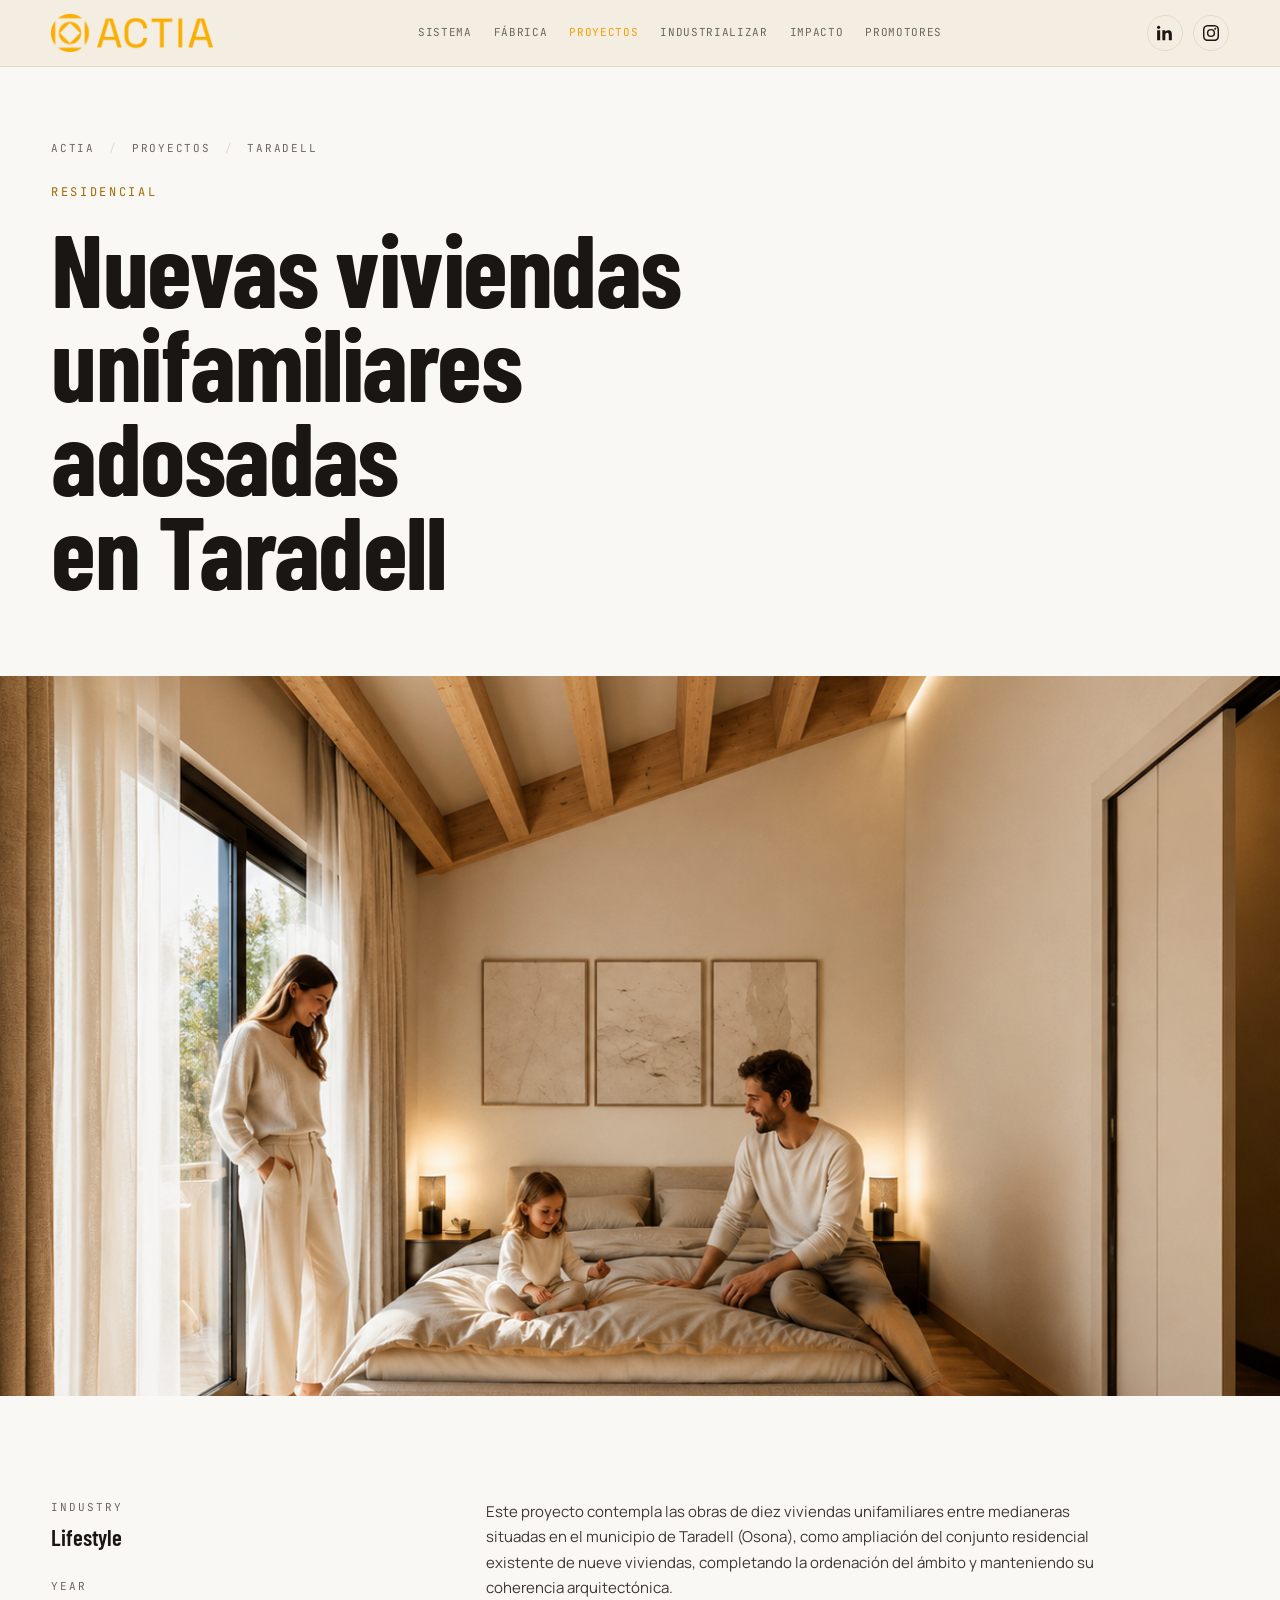
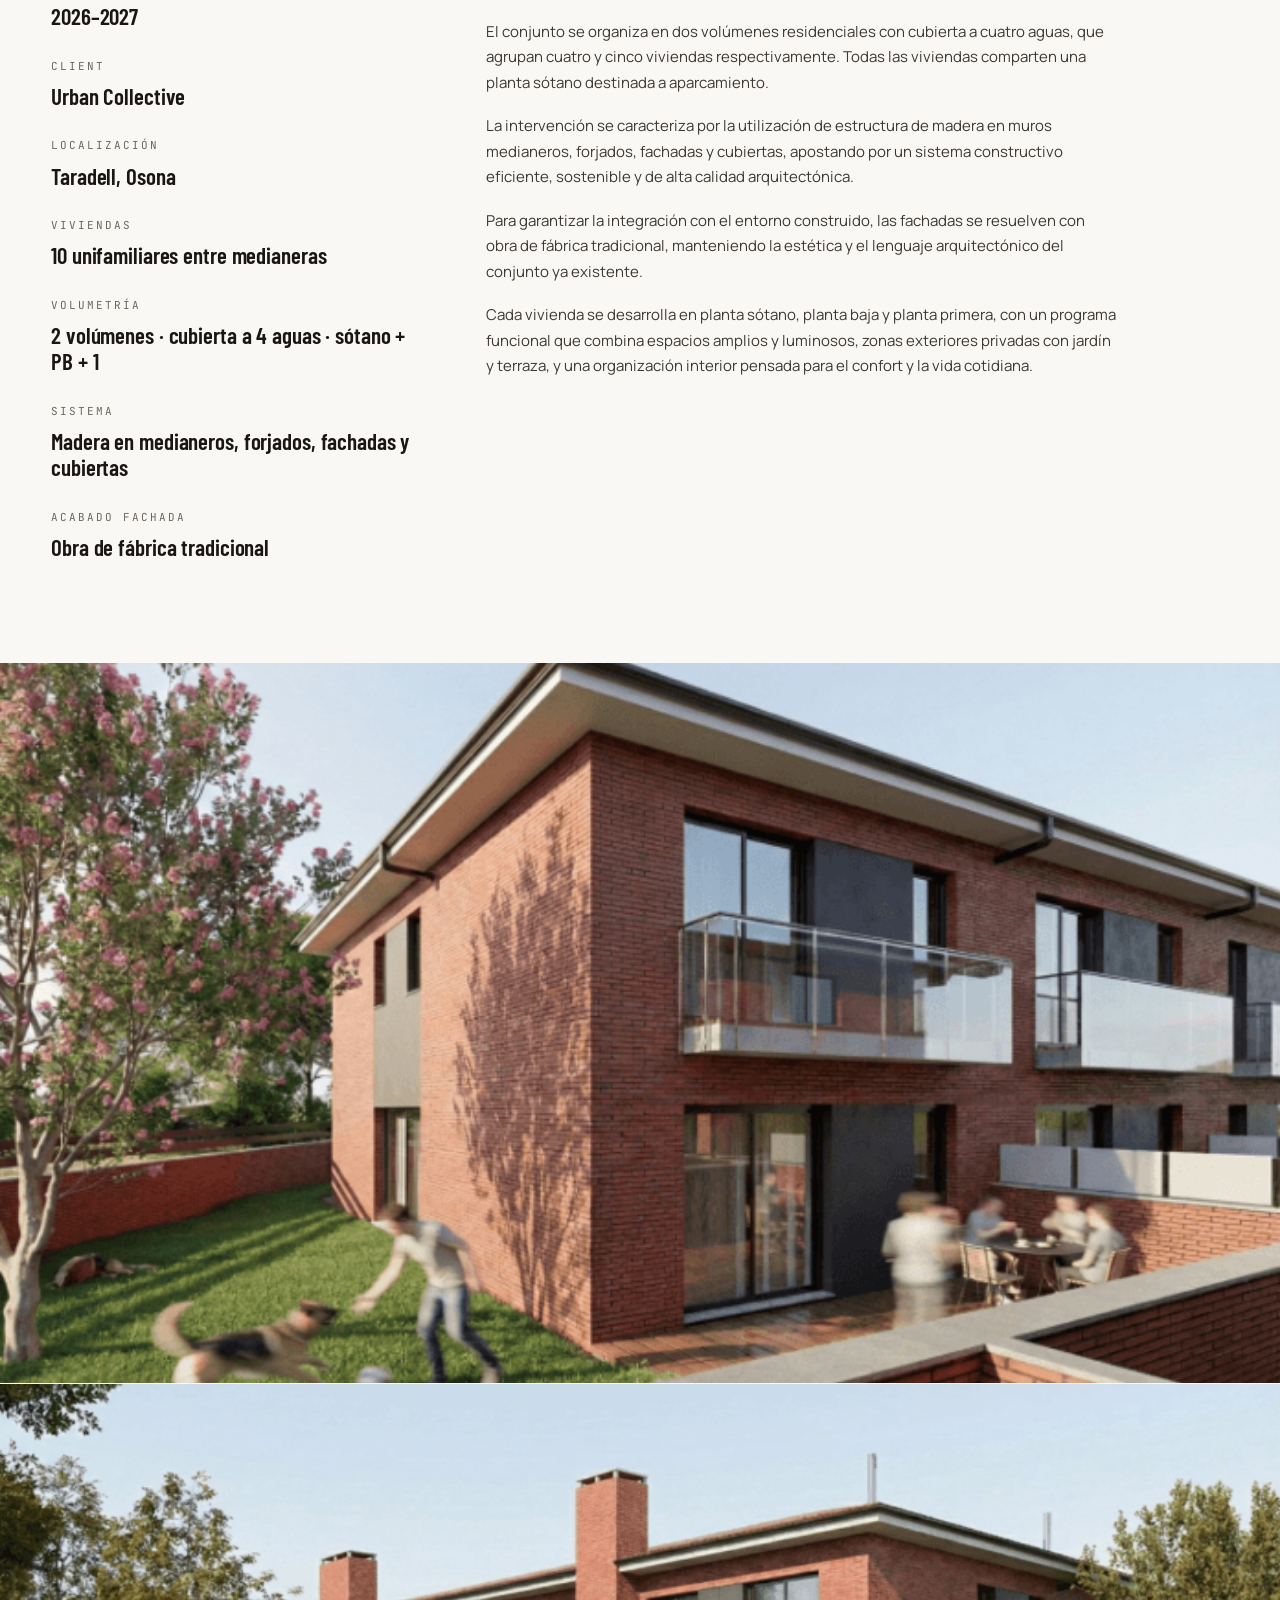
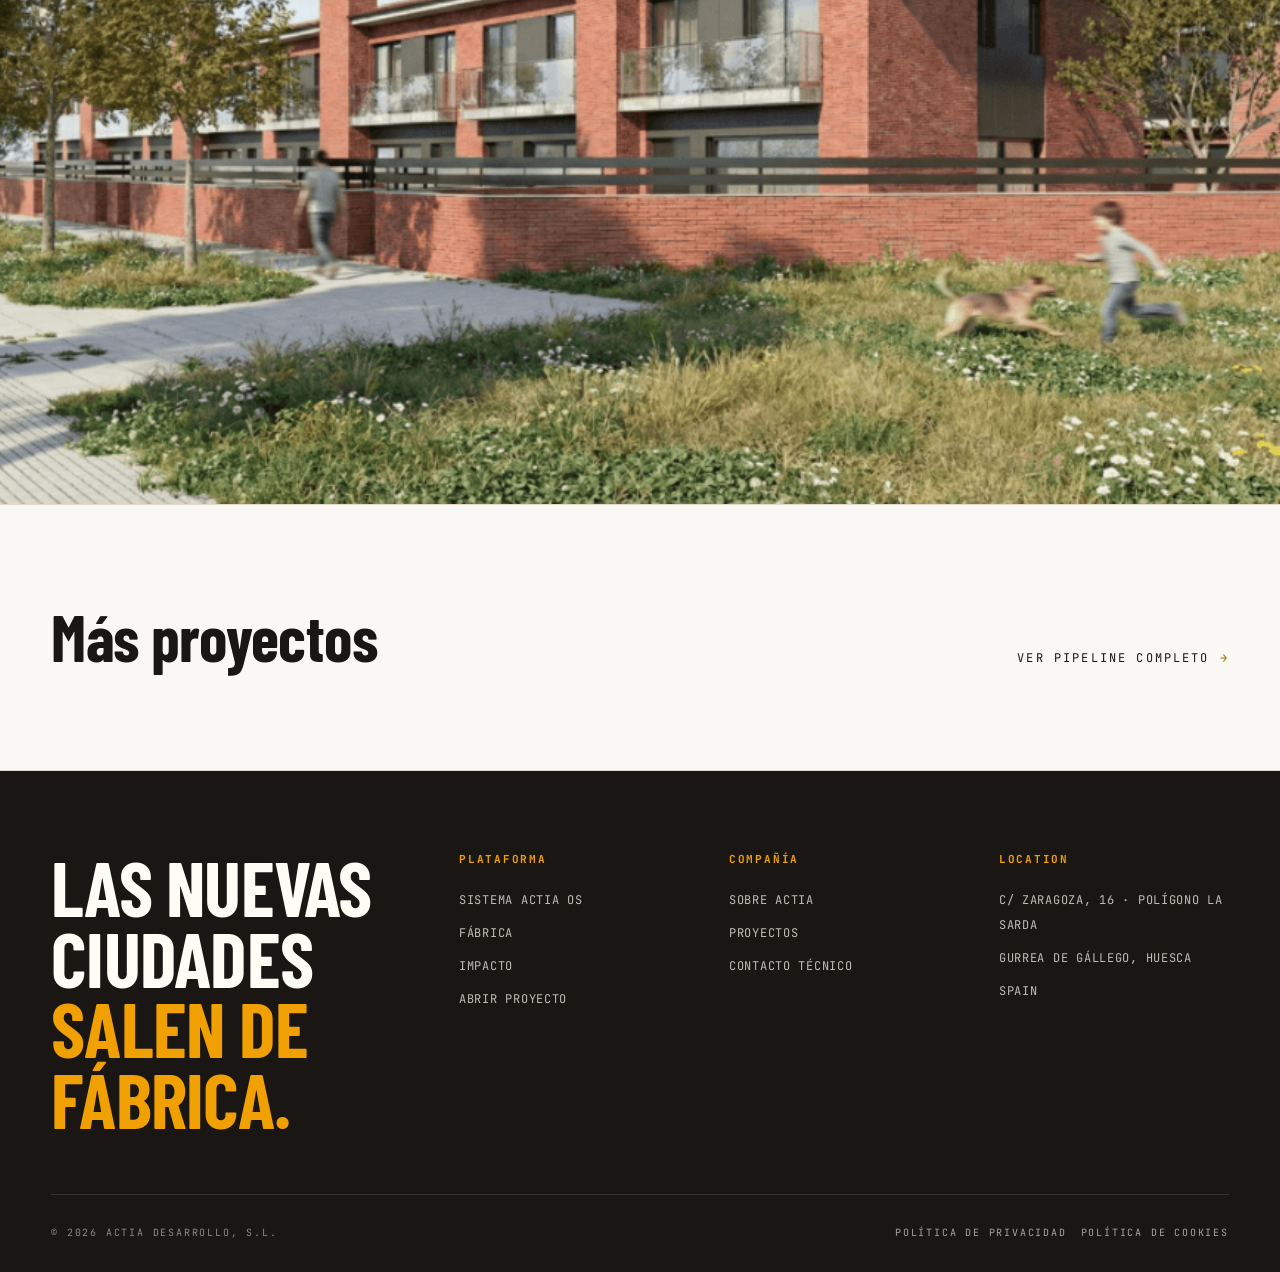
<file: proyectos/taradell.html>
<!doctype html>
<html lang="es">
<head>
  <meta charset="utf-8" />
  <meta name="viewport" content="width=device-width, initial-scale=1" />
  <title>Nuevas viviendas unifamiliares adosadas en Taradell · ACTIA</title>
  <meta name="description" content="10 viviendas unifamiliares adosadas en Taradell (Osona) con estructura de madera en muros, forjados, fachadas y cubiertas. Para Urban Collective." />

  <link rel="preconnect" href="https://fonts.googleapis.com" />
  <link rel="preconnect" href="https://fonts.gstatic.com" crossorigin />
  <link rel="stylesheet" href="https://fonts.googleapis.com/css2?family=Barlow+Condensed:wght@400;500;600;700;800&family=Manrope:wght@300;400;500;600;700&family=JetBrains+Mono:wght@400;500;600&display=swap" />
  <link rel="stylesheet" href="../styles.css" />
  <link rel="stylesheet" href="project.css" />
</head>
<body class="proj-page">

  <header class="site-header">
    <div class="inner">
      <a href="../index.html" class="brandmark" aria-label="ACTIA home">
        <img src="../assets/actia-logo.png" alt="ACTIA" class="logo-img" />
      </a>
      <input type="checkbox" id="navToggle" class="nav-cb" aria-hidden="true" />
      <nav class="nav" aria-label="primary">
        <a href="../index.html#system">Sistema</a>
        <a href="../index.html#factory">Fábrica</a>
        <a href="../index.html#projects" class="active">Proyectos</a>
        <a href="../index.html#open-project">Industrializar</a>
        <a href="../index.html#impact">Impacto</a>
        <a href="../index.html#audience">Promotores</a>
              </nav>
      <label for="navToggle" class="nav-toggle" aria-label="Abrir menú">
        <span></span><span></span><span></span>
      </label>
      <div class="header-cta">
        <a class="social-link" href="https://www.linkedin.com/company/actia-construcci%C3%B3n-madera" target="_blank" rel="noopener noreferrer" aria-label="ACTIA en LinkedIn">
          <svg viewBox="0 0 24 24" width="16" height="16" aria-hidden="true">
            <path fill="currentColor" d="M4.98 3.5C4.98 4.88 3.87 6 2.5 6S0 4.88 0 3.5 1.12 1 2.5 1s2.48 1.12 2.48 2.5zM.22 8.04h4.56V23H.22zM8.04 8.04h4.37v2.05h.06c.61-1.15 2.1-2.36 4.32-2.36 4.62 0 5.48 3.04 5.48 7v8.27h-4.56v-7.33c0-1.75-.03-4-2.44-4-2.44 0-2.82 1.91-2.82 3.88V23H8.04z"/>
          </svg>
        </a>
        <a class="social-link" href="https://www.instagram.com/actia_desarrollo/" target="_blank" rel="noopener noreferrer" aria-label="ACTIA en Instagram">
          <svg viewBox="0 0 24 24" width="16" height="16" aria-hidden="true">
            <path fill="currentColor" d="M12 2.16c3.2 0 3.58.01 4.85.07 1.17.05 1.8.25 2.23.42.56.22.96.48 1.38.9.42.42.68.82.9 1.38.16.42.36 1.06.42 2.23.06 1.27.07 1.65.07 4.85s-.01 3.58-.07 4.85c-.06 1.17-.25 1.8-.42 2.23-.22.56-.48.96-.9 1.38-.42.42-.82.68-1.38.9-.42.16-1.06.36-2.23.42-1.27.06-1.65.07-4.85.07s-3.58-.01-4.85-.07c-1.17-.05-1.8-.25-2.23-.42a3.7 3.7 0 01-1.38-.9 3.7 3.7 0 01-.9-1.38c-.16-.42-.36-1.06-.42-2.23C2.17 15.58 2.16 15.2 2.16 12s.01-3.58.07-4.85c.05-1.17.25-1.8.42-2.23.22-.56.48-.96.9-1.38.42-.42.82-.68 1.38-.9.42-.16 1.06-.36 2.23-.42C8.42 2.17 8.8 2.16 12 2.16zm0-2.16C8.74 0 8.33.01 7.05.07 5.77.13 4.9.33 4.14.63a6 6 0 00-2.16 1.4A6 6 0 00.59 4.19C.29 4.95.09 5.82.03 7.1.01 8.38 0 8.79 0 12.05s.01 3.67.07 4.95c.06 1.28.26 2.15.56 2.91a6 6 0 001.4 2.16 6 6 0 002.16 1.4c.76.3 1.63.5 2.91.56 1.28.06 1.69.07 4.95.07s3.67-.01 4.95-.07c1.28-.06 2.15-.26 2.91-.56a6 6 0 002.16-1.4 6 6 0 001.4-2.16c.3-.76.5-1.63.56-2.91.06-1.28.07-1.69.07-4.95s-.01-3.67-.07-4.95c-.06-1.28-.26-2.15-.56-2.91a6 6 0 00-1.4-2.16A6 6 0 0019.86.59C19.1.29 18.23.09 16.95.03 15.67.01 15.26 0 12 0zm0 5.84a6.16 6.16 0 100 12.32 6.16 6.16 0 000-12.32zm0 10.16a4 4 0 110-8 4 4 0 010 8zm6.4-11.84a1.44 1.44 0 100 2.88 1.44 1.44 0 000-2.88z"/>
          </svg>
        </a>
              </div>
    </div>
  </header>

  <main>
    <section class="proj-hero">
      <div class="crumbs">
        <a href="../index.html">ACTIA</a>
        <span class="sep">/</span>
        <a href="../index.html#projects">Proyectos</a>
        <span class="sep">/</span>
        <span>Taradell</span>
      </div>
      <span class="category">Residencial</span>
      <h1>Nuevas viviendas unifamiliares adosadas en Taradell</h1>
    </section>

    <!-- Hero image -->
    <div class="proj-media" style="background-image:url('../assets/taradell-hero.png'); aspect-ratio: 16/9; background-position: center center;" role="img" aria-label="Render principal del conjunto residencial en Taradell"></div>

    <!-- Project facts + copy -->
    <section class="proj-details">
      <aside class="proj-facts">
        <div class="fact">
          <span class="k">Industry</span>
          <span class="v">Lifestyle</span>
        </div>
        <div class="fact">
          <span class="k">Year</span>
          <span class="v">2026–2027</span>
        </div>
        <div class="fact">
          <span class="k">Client</span>
          <span class="v">Urban Collective</span>
        </div>
        <div class="fact">
          <span class="k">Localización</span>
          <span class="v">Taradell, Osona</span>
        </div>
        <div class="fact">
          <span class="k">Viviendas</span>
          <span class="v">10 unifamiliares entre medianeras</span>
        </div>
        <div class="fact">
          <span class="k">Volumetría</span>
          <span class="v">2 volúmenes · cubierta a 4 aguas · sótano + PB + 1</span>
        </div>
        <div class="fact">
          <span class="k">Sistema</span>
          <span class="v">Madera en medianeros, forjados, fachadas y cubiertas</span>
        </div>
        <div class="fact">
          <span class="k">Acabado fachada</span>
          <span class="v">Obra de fábrica tradicional</span>
        </div>
      </aside>

      <div class="proj-copy">
        <p>Este proyecto contempla las obras de diez viviendas unifamiliares entre medianeras situadas en el municipio de Taradell (Osona), como ampliación del conjunto residencial existente de nueve viviendas, completando la ordenación del ámbito y manteniendo su coherencia arquitectónica.</p>

        <p>El conjunto se organiza en dos volúmenes residenciales con cubierta a cuatro aguas, que agrupan cuatro y cinco viviendas respectivamente. Todas las viviendas comparten una planta sótano destinada a aparcamiento.</p>

        <p>La intervención se caracteriza por la utilización de estructura de madera en muros medianeros, forjados, fachadas y cubiertas, apostando por un sistema constructivo eficiente, sostenible y de alta calidad arquitectónica.</p>

        <p>Para garantizar la integración con el entorno construido, las fachadas se resuelven con obra de fábrica tradicional, manteniendo la estética y el lenguaje arquitectónico del conjunto ya existente.</p>

        <p>Cada vivienda se desarrolla en planta sótano, planta baja y planta primera, con un programa funcional que combina espacios amplios y luminosos, zonas exteriores privadas con jardín y terraza, y una organización interior pensada para el confort y la vida cotidiana.</p>
      </div>
    </section>

    <!-- Additional renders -->
    <div class="proj-media" style="background-image:url('../assets/taradell-plano.png'); aspect-ratio: 16/9;" role="img" aria-label="Plano del conjunto residencial"></div>
    <div class="proj-media" style="background-image:url('../assets/taradell-render.png'); aspect-ratio: 16/9; margin-top: 1px;" role="img" aria-label="Vista detallada del proyecto Taradell"></div>

    <section class="proj-next">
      <h3>Más proyectos</h3>
      <a class="link" href="../index.html#projects">Ver pipeline completo</a>
    </section>
  </main>

  <footer class="site-footer">
    <div class="shell">
      <div class="footer-grid">
        <div>
          <h2 class="big">Las nuevas<br/>ciudades<br/><span class="y">salen de<br/>fábrica.</span></h2>
        </div>
        <div>
          <h5>Plataforma</h5>
          <ul>
            <li><a href="../index.html#system">Sistema ACTIA OS</a></li>
            <li><a href="../index.html#factory">Fábrica</a></li>
            <li><a href="../index.html#impact">Impacto</a></li>
            <li><a href="../index.html#open-project">Abrir proyecto</a></li>
          </ul>
        </div>
        <div>
          <h5>Compañía</h5>
          <ul>
            <li><a href="../index.html">Sobre ACTIA</a></li>
            <li><a href="../index.html#projects">Proyectos</a></li>
            <li><a href="#">Contacto técnico</a></li>
          </ul>
        </div>
        <div>
          <h5>Location</h5>
          <ul>
            <li><a href="#">C/ Zaragoza, 16 · Polígono La Sarda</a></li>
            <li><a href="#">Gurrea de Gállego, Huesca</a></li>
            <li><a href="#">Spain</a></li>
          </ul>
        </div>
      </div>
      <div class="footer-meta">
        <div class="group">
          <span>© 2026 ACTIA Desarrollo, S.L.</span>
        </div>
        <div class="group legal-links">
          <a href="../index.html#privacy">Política de privacidad</a>
          <a href="../index.html#cookies">Política de cookies</a>
        </div>
      </div>
    </div>
  </footer>

  <script src="../mobile-nav.js"></script>
</body>
</html>
</file>
<file: styles.css>
/* =========================================================
   ACTIA — Design tokens (EDITORIAL / BEIGE)
   Modeled after actia.tech Framer aesthetic.
   ========================================================= */
:root {
  /* Backgrounds — Blanco Pergamino */
  --graphite: #FAF8F5;          /* main page paper */
  --graphite-2: #F4F0E9;        /* card / pane bg */
  --graphite-3: #EBE5D8;        /* deeper card */
  --graphite-4: #D5C8AE;        /* hover / press */
  --rule: #E2D9C8;              /* hairline */
  --rule-soft: #EDE8DF;         /* very faint */

  /* Ink — text on cream */
  --factory-white: #1A1614;     /* primary text */
  --paper: #FFFCF5;             /* high-contrast paper for highlights */
  --timber: #B68A4E;            /* warm wood accent */
  --timber-dark: #8C6534;       /* deep wood */
  --timber-deep: #4E371A;       /* darkest wood / chestnut */

  /* Inverted shade for occasional dark accents (chestnut/ink panels) */
  --ink-panel: #1A1614;
  --ink-panel-2: #2A231D;

  /* Brand */
  --yellow: #F0A000;            /* ACTIA gold sampled from logo */
  --yellow-hot: #FFB829;
  --yellow-deep: #A06A00;

  --tech-grey: #6B6660;         /* secondary text */
  --tech-grey-2: #3D3833;       /* darker muted text */
  --tech-grey-3: #1A1614;       /* primary ink (alias for darker text) */

  --signal-green: #2E8A5C;
  --signal-green-deep: #1A5239;

  --danger: #C7411B;

  /* Type */
  --display: "Barlow Condensed", "Oswald", "Arial Narrow", sans-serif;
  --body: "Manrope", "Helvetica Neue", system-ui, sans-serif;
  --mono: "JetBrains Mono", "IBM Plex Mono", ui-monospace, monospace;

  /* Spacing rhythm */
  --gutter: clamp(20px, 4vw, 64px);
  --section-y: clamp(80px, 10vw, 160px);
  --max-w: 1480px;
}

* { box-sizing: border-box; }
html, body { margin: 0; padding: 0; }
html { scroll-behavior: smooth; }

body {
  background: var(--graphite);
  color: var(--factory-white);
  font-family: var(--body);
  font-feature-settings: "ss01", "cv11";
  font-size: 16px;
  line-height: 1.55;
  -webkit-font-smoothing: antialiased;
  text-rendering: optimizeLegibility;
  overflow-x: hidden;
}

img, svg, video { display: block; max-width: 100%; }
button { font: inherit; cursor: pointer; border: 0; background: 0; color: inherit; }
a { color: inherit; text-decoration: none; }

::selection { background: var(--yellow); color: var(--ink-panel); }

/* =========================================================
   Type system
   ========================================================= */
.eyebrow {
  font-family: var(--mono);
  font-size: 11px;
  letter-spacing: 0.18em;
  text-transform: uppercase;
  color: var(--tech-grey-2);
  display: inline-flex;
  align-items: center;
  gap: 10px;
}
.eyebrow::before {
  content: "";
  width: 28px;
  height: 1px;
  background: var(--yellow);
}
.eyebrow.no-line::before { display: none; }

.display {
  font-family: var(--display);
  font-weight: 600;
  font-stretch: condensed;
  line-height: 0.92;
  letter-spacing: -0.012em;
  text-wrap: balance;
}
.h-hero {
  font-size: clamp(64px, 11vw, 188px);
  text-transform: uppercase;
}
.h-section {
  font-size: clamp(44px, 6.4vw, 112px);
  text-transform: uppercase;
}
.h-card {
  font-size: clamp(28px, 3vw, 44px);
  text-transform: uppercase;
}

.lede {
  font-size: clamp(18px, 1.4vw, 22px);
  line-height: 1.45;
  color: var(--tech-grey-3);
  max-width: 60ch;
  text-wrap: pretty;
}

.body-sm { font-size: 14px; line-height: 1.55; color: var(--tech-grey-2); }
.kbd, .data {
  font-family: var(--mono);
  letter-spacing: 0.04em;
}

/* =========================================================
   Layout helpers
   ========================================================= */
.shell {
  max-width: var(--max-w);
  margin: 0 auto;
  padding: 0 var(--gutter);
}

section { position: relative; }

.section-header {
  display: grid;
  grid-template-columns: 1fr;
  gap: 24px;
  margin-bottom: 56px;
}
.section-header.tight {
  gap: 14px;
  margin-bottom: 36px;
}
.section-header.tight .lede {
  margin-top: 4px;
}
.section-header .meta {
  display: flex;
  justify-content: space-between;
  align-items: flex-end;
  gap: 24px;
  padding-bottom: 16px;
  border-bottom: 1px solid var(--rule);
}
.section-header .meta .id {
  font-family: var(--mono);
  font-size: 12px;
  color: var(--yellow);
  letter-spacing: 0.16em;
}
.section-header .meta .station-tag {
  font-family: var(--mono);
  font-size: 11px;
  letter-spacing: 0.16em;
  color: var(--tech-grey-2);
  text-transform: uppercase;
}

/* Section divider strip that looks like a control rail */
.rail {
  display: flex;
  align-items: center;
  gap: 16px;
  padding: 14px 0;
  border-top: 1px solid var(--rule);
  border-bottom: 1px solid var(--rule);
  font-family: var(--mono);
  font-size: 11px;
  letter-spacing: 0.16em;
  text-transform: uppercase;
  color: var(--tech-grey-2);
  overflow: hidden;
  white-space: nowrap;
}
.rail .dot {
  width: 8px; height: 8px; border-radius: 50%;
  background: var(--yellow);
  box-shadow: 0 0 14px var(--yellow);
}
.rail .track {
  flex: 1;
  height: 1px;
  background: repeating-linear-gradient(90deg, var(--rule) 0 14px, transparent 14px 22px);
}

/* =========================================================
   Header / nav
   ========================================================= */
.site-header {
  position: fixed;
  inset: 0 0 auto 0;
  z-index: 50;
  backdrop-filter: blur(14px) saturate(120%);
  background: rgba(242, 235, 223, 0.85);
  border-bottom: 1px solid var(--rule);
}
.site-header .inner {
  display: grid;
  grid-template-columns: max-content 1fr auto;
  align-items: center;
  gap: 24px;
  padding: 14px var(--gutter);
}
.brandmark {
  display: flex; align-items: center; gap: 12px;
  flex-shrink: 0;
}
.brandmark .logo-img {
  width: 162px;
  height: 38px;
  max-width: none;
  flex-shrink: 0;
  object-fit: contain;
  object-position: left center;
  display: block;
}
.brandmark .wordmark {
  font-family: var(--display);
  font-weight: 700;
  font-size: 22px;
  letter-spacing: 0.04em;
}
.brandmark .tick {
  width: 22px; height: 22px;
  background: var(--yellow);
  display: grid; place-items: center;
  position: relative;
}
.brandmark .tick::after {
  content: "";
  position: absolute;
  inset: 4px;
  background: var(--graphite);
  clip-path: polygon(0 0, 100% 0, 100% 50%, 50% 50%, 50% 100%, 0 100%);
}

.nav {
  display: flex; gap: 2px;
  justify-content: center;
  flex-wrap: nowrap;
  white-space: nowrap;
}
.nav a {
  font-family: var(--mono);
  font-size: 11px;
  letter-spacing: 0.06em;
  text-transform: uppercase;
  color: var(--tech-grey);
  padding: 8px 10px;
  border-radius: 2px;
  transition: color .15s ease, background .15s ease;
}
.nav a:hover { color: var(--ink-panel); background: var(--graphite-3); }
.nav a.active { color: var(--yellow); }
@media (max-width: 1100px) {
  .nav a { font-size: 10px; padding: 6px 7px; letter-spacing: 0.04em; }
}
/* Hamburger toggle + mobile drawer (hidden on desktop) */
.nav-cb { display: none; }
body.nav-open { overflow: hidden; }
.nav-toggle { display: none; }
.nav .nav-cta-mobile { display: none; }

@media (max-width: 860px) {
  /* Header becomes: logo | hamburger */
  .site-header .inner {
    grid-template-columns: 1fr auto;
    gap: 12px;
  }
  .header-cta { display: none; }

  .brandmark .logo-img {
    width: 128px;
    height: 30px;
  }

  /* Hamburger button */
  .nav-toggle {
    display: inline-flex;
    flex-direction: column;
    justify-content: center;
    gap: 5px;
    width: 44px;
    height: 44px;
    padding: 0 10px;
    border: 1px solid var(--rule);
    border-radius: 4px;
    background: transparent;
    cursor: pointer;
    z-index: 60;
  }
  .nav-toggle span {
    display: block;
    height: 2px;
    width: 100%;
    background: var(--factory-white);
    transition: transform .25s ease, opacity .2s ease;
  }
  .nav-cb:checked ~ .nav-toggle span:nth-child(1) { transform: translateY(7px) rotate(45deg); }
  .nav-cb:checked ~ .nav-toggle span:nth-child(2) { opacity: 0; }
  .nav-cb:checked ~ .nav-toggle span:nth-child(3) { transform: translateY(-7px) rotate(-45deg); }

  /* Drawer */
  .nav {
    position: fixed;
    inset: 0 0 auto 0;
    top: 0;
    padding: 88px var(--gutter) 32px;
    flex-direction: column;
    justify-content: flex-start;
    align-items: stretch;
    gap: 2px;
    background: rgba(242, 235, 223, 0.98);
    backdrop-filter: blur(18px) saturate(120%);
    border-bottom: 1px solid var(--rule);
    box-shadow: 0 24px 60px rgba(26,22,20,0.18);
    transform: translateY(-110%);
    transition: transform .38s cubic-bezier(.2,.7,.2,1);
    white-space: normal;
    z-index: 55;
  }
  .nav-cb:checked ~ .nav { transform: translateY(0); }
  .nav a {
    font-size: 15px;
    letter-spacing: 0.08em;
    padding: 16px 4px;
    border-bottom: 1px solid var(--rule-soft);
  }
  .nav a:hover { background: transparent; color: var(--yellow); }
  .nav .nav-cta-mobile {
    display: block;
    margin-top: 20px;
    padding: 16px 22px;
    text-align: center;
    background: var(--yellow);
    color: var(--ink-panel);
    font-weight: 700;
    border-radius: 4px;
    border-bottom: 0;
  }
}

.header-cta {
  display: flex; gap: 10px; align-items: center;
}
.social-link {
  display: inline-grid;
  place-items: center;
  width: 36px;
  height: 36px;
  border: 1px solid var(--rule);
  border-radius: 999px;
  color: var(--ink-panel);
  transition: color .15s ease, border-color .15s ease, background .15s ease;
}
.social-link:hover {
  color: var(--ink-panel);
  border-color: var(--ink-panel);
  background: var(--graphite-3);
}

.status-pill {
  font-family: var(--mono);
  font-size: 11px;
  letter-spacing: 0.16em;
  color: var(--tech-grey-2);
  display: inline-flex; align-items: center; gap: 8px;
  padding: 6px 10px;
  border: 1px solid var(--rule);
  border-radius: 999px;
}
.status-pill .pulse {
  width: 7px; height: 7px; border-radius: 50%;
  background: var(--signal-green);
  box-shadow: 0 0 0 0 rgba(107,212,155,.7);
  animation: pulse 2s ease-out infinite;
}
@keyframes pulse {
  0% { box-shadow: 0 0 0 0 rgba(107,212,155,.7); }
  70% { box-shadow: 0 0 0 10px rgba(107,212,155,0); }
  100% { box-shadow: 0 0 0 0 rgba(107,212,155,0); }
}

/* =========================================================
   Buttons
   ========================================================= */
.btn {
  display: inline-flex;
  align-items: center;
  gap: 12px;
  padding: 14px 22px;
  font-family: var(--mono);
  font-size: 12px;
  letter-spacing: 0.14em;
  text-transform: uppercase;
  border: 1px solid var(--rule);
  background: transparent;
  color: var(--factory-white);
  transition: transform .15s ease, background .15s ease, color .15s ease, border-color .15s ease;
}
.btn:hover { transform: translateY(-1px); }
.btn.primary {
  background: var(--yellow);
  color: var(--ink-panel);
  border-color: var(--yellow);
  font-weight: 700;
}
.btn.primary:hover { background: var(--yellow-hot); border-color: var(--yellow-hot); }
.btn.ghost { background: transparent; }
.btn.ghost:hover { background: var(--graphite-3); border-color: var(--graphite-4); }
.btn .arrow {
  width: 18px; height: 10px;
  position: relative;
}
.btn .arrow::before, .btn .arrow::after {
  content: ""; position: absolute; background: currentColor;
}
.btn .arrow::before { top: 50%; left: 0; right: 0; height: 1.5px; transform: translateY(-50%); }
.btn .arrow::after  { right: 0; top: 50%; width: 9px; height: 1.5px; transform: translateY(-50%) rotate(45deg); transform-origin: right center; }
.btn .arrow.down::after { transform: translateY(-50%) rotate(135deg); }

/* small chip btn */
.chip {
  display: inline-flex; align-items: center; gap: 8px;
  padding: 8px 12px;
  border: 1px solid var(--rule);
  border-radius: 999px;
  font-family: var(--mono);
  font-size: 11px;
  letter-spacing: 0.14em;
  text-transform: uppercase;
  color: var(--tech-grey-3);
}
.chip.active { background: var(--yellow); color: var(--ink-panel); border-color: var(--yellow); }
.chip.dot::before {
  content: ""; width: 6px; height: 6px; border-radius: 50%;
  background: var(--tech-grey-2);
}
.chip.dot.green::before { background: var(--signal-green); }
.chip.dot.yellow::before { background: var(--yellow); }
.chip.dot.timber::before { background: var(--timber); }

/* =========================================================
   HERO
   ========================================================= */
.hero {
  padding-top: 96px;
  min-height: 100vh;
  display: flex;
  flex-direction: column;
}

.hero .top-strip {
  display: grid;
  grid-template-columns: auto 1fr auto;
  gap: 24px;
  align-items: center;
  padding: 14px var(--gutter);
  border-bottom: 1px solid var(--rule);
  font-family: var(--mono);
  font-size: 11px;
  letter-spacing: 0.16em;
  text-transform: uppercase;
  color: var(--tech-grey-2);
}
.hero .top-strip .scroller {
  overflow: hidden;
  position: relative;
  height: 14px;
}
.hero .top-strip .scroller .track {
  display: inline-flex; gap: 40px;
  white-space: nowrap;
  animation: marquee 40s linear infinite;
}
@keyframes marquee {
  from { transform: translateX(0); }
  to   { transform: translateX(-50%); }
}

.hero-main {
  display: grid;
  grid-template-columns: 1fr;
  gap: 48px;
  padding: clamp(40px, 6vw, 80px) var(--gutter) 0 var(--gutter);
  flex: 1;
}
.hero-main h1 {
  margin: 0;
  color: var(--factory-white);
}
.hero-main h1 .yellow { color: var(--yellow); }
.hero-main h1 .stencil {
  display: inline-block;
  background: var(--yellow);
  color: var(--ink-panel);
  padding: 0 .15em 0 .15em;
  margin-left: -0.05em;
}

.hero-body {
  display: grid;
  grid-template-columns: 1.2fr 1fr;
  gap: clamp(32px, 5vw, 80px);
  align-items: end;
  margin-top: clamp(20px, 3vw, 48px);
}
@media (max-width: 900px) {
  .hero-body { grid-template-columns: 1fr; }
}

.hero-ctas {
  display: flex; gap: 12px; flex-wrap: wrap;
  margin-top: 28px;
}

.hero-readout {
  border-top: 1px solid var(--rule);
  padding-top: 18px;
  display: grid;
  gap: 14px;
  font-family: var(--mono);
  font-size: 12px;
  color: var(--tech-grey-2);
}
.hero-readout .row {
  display: grid;
  grid-template-columns: 90px 1fr auto;
  gap: 16px;
  align-items: center;
}
.hero-readout .row .k { letter-spacing: 0.16em; text-transform: uppercase; }
.hero-readout .row .v { color: var(--factory-white); }
.hero-readout .row .bar {
  height: 2px; background: var(--rule); position: relative;
}
.hero-readout .row .bar::after {
  content: ""; position: absolute; left: 0; top: 0; bottom: 0;
  background: var(--yellow);
  width: var(--w, 60%);
}

.hero-kpis {
  display: grid;
  grid-template-columns: repeat(4, 1fr);
  border-top: 1px solid var(--rule);
  margin-top: 64px;
}
@media (max-width: 900px) { .hero-kpis { grid-template-columns: 1fr 1fr; } }
.hero-kpis .kpi {
  padding: 28px var(--gutter);
  border-right: 1px solid var(--rule);
  display: grid;
  gap: 8px;
}
.hero-kpis .kpi:last-child { border-right: 0; }
.hero-kpis .kpi .num {
  font-family: var(--display);
  font-size: clamp(40px, 4vw, 64px);
  line-height: 0.95;
  letter-spacing: -0.01em;
}
.hero-kpis .kpi .num .unit { color: var(--yellow); font-size: 0.5em; vertical-align: super; margin-left: 2px; }
.hero-kpis .kpi .label {
  font-family: var(--mono);
  font-size: 11px;
  letter-spacing: 0.14em;
  text-transform: uppercase;
  color: var(--tech-grey-2);
  max-width: 22ch;
}
.hero-kpis .kpi .label::before {
  content: ""; display: inline-block;
  width: 14px; height: 1px;
  background: var(--yellow);
  margin-right: 8px;
  vertical-align: middle;
}

/* Hero visual frame — edge-to-edge factory video, no margins */
.hero-visual {
  margin: 48px 0 0 0;
  border: 0;
  background: var(--ink-panel);
  aspect-ratio: 21 / 9;
  position: relative;
  overflow: hidden;
  width: 100%;
}
.hero-visual .hero-video {
  position: absolute;
  inset: 0;
  width: 100%;
  height: 100%;
  object-fit: cover;
  pointer-events: none;
}
.hero-visual .crosshair {
  position: absolute; left: 50%; top: 50%;
  width: 80px; height: 80px;
  transform: translate(-50%, -50%);
  border: 1px solid var(--yellow);
}
.hero-visual .crosshair::before, .hero-visual .crosshair::after {
  content: ""; position: absolute; background: var(--yellow);
}
.hero-visual .crosshair::before { left: 50%; top: -10px; bottom: -10px; width: 1px; }
.hero-visual .crosshair::after { top: 50%; left: -10px; right: -10px; height: 1px; }
.hero-visual .corner-mark {
  position: absolute; width: 22px; height: 22px;
  border-color: var(--yellow);
  border-style: solid;
}
.hero-visual .corner-mark.tl { top: 16px; left: 16px; border-width: 1px 0 0 1px; }
.hero-visual .corner-mark.tr { top: 16px; right: 16px; border-width: 1px 1px 0 0; }
.hero-visual .corner-mark.bl { bottom: 16px; left: 16px; border-width: 0 0 1px 1px; }
.hero-visual .corner-mark.br { bottom: 16px; right: 16px; border-width: 0 1px 1px 0; }
.hero-visual .placeholder-label {
  position: absolute; inset: auto 0 50% 0;
  text-align: center;
  font-family: var(--mono); font-size: 12px; letter-spacing: 0.2em;
  color: var(--tech-grey-2);
  text-transform: uppercase;
  transform: translateY(80px);
}

/* =========================================================
   PROBLEM split-screen
   ========================================================= */
.problem {
  padding: var(--section-y) 0;
}
.problem .split {
  display: grid;
  grid-template-columns: 1fr 1fr;
  gap: 0;
  border: 0;
  border-top: 1px solid var(--rule);
  border-bottom: 1px solid var(--rule);
  position: relative;
  margin-top: clamp(32px, 4vw, 56px);
}
@media (max-width: 800px) { .problem .split { grid-template-columns: 1fr; } }
.problem .split .pane {
  padding: 40px;
  min-height: 520px;
  position: relative;
  display: flex;
  flex-direction: column;
  justify-content: space-between;
  gap: 32px;
}
.problem .split .pane.left {
  background:
    linear-gradient(180deg, rgba(26,22,20,0.45), rgba(26,22,20,0.75)),
    url("assets/problem-traditional-construction.png") center/cover no-repeat;
  color: var(--paper);
  border-right: 1px solid var(--rule);
}
.problem .split .pane.left .pane-title { color: var(--paper); opacity: 0.8; }
.problem .split .pane.left h3 { color: var(--paper); }
.problem .split .pane.left .tags .t { color: var(--paper); opacity: 0.85; }

.problem .split .pane.right {
  background:
    linear-gradient(180deg, rgba(26,22,20,0.45), rgba(26,22,20,0.80)),
    url("assets/problem-actia-factory.png") center/cover no-repeat;
  color: var(--paper);
}
.problem .split .pane.right h3 { color: var(--paper); }
.problem .pane-title {
  font-family: var(--mono);
  font-size: 11px;
  letter-spacing: 0.2em;
  text-transform: uppercase;
}
.problem .pane.left .pane-title { color: var(--timber); }
.problem .pane.right .pane-title { color: var(--yellow); }

.problem .pane h3 {
  font-family: var(--display);
  font-size: clamp(36px, 4.4vw, 64px);
  font-weight: 600;
  text-transform: uppercase;
  line-height: 0.95;
  margin: 0;
}
.problem .pane .tags {
  display: flex; flex-wrap: wrap; gap: 8px;
}
.problem .pane .tags .t {
  font-family: var(--mono);
  font-size: 10px;
  letter-spacing: 0.16em;
  text-transform: uppercase;
  padding: 6px 10px;
  border: 1px solid currentColor;
  opacity: 0.7;
}

.problem .vs {
  position: absolute;
  left: 50%; top: 50%;
  transform: translate(-50%, -50%);
  background: var(--yellow);
  color: var(--ink-panel);
  width: 64px; height: 64px;
  border-radius: 50%;
  display: grid; place-items: center;
  font-family: var(--display);
  font-size: 22px;
  font-weight: 700;
  letter-spacing: 0.04em;
}

/* =========================================================
   SOLUTION — exploded building
   ========================================================= */
.solution { padding: var(--section-y) 0; border-top: 1px solid var(--rule); }
.solution .grid {
  display: grid;
  grid-template-columns: 1fr 1.2fr;
  gap: clamp(40px, 5vw, 80px);
  align-items: center;
}
@media (max-width: 900px) { .solution .grid { grid-template-columns: 1fr; } }

/* =========================================================
   FORJADO · isometric exploded view
   Animates between assembled (stacked) and exploded (spread) modes.
   Each .layer carries --i = its vertical index 0..6.
   ========================================================= */
.exploded {
  position: relative;
  aspect-ratio: 4/5;
  background: var(--paper);
  border: 1px solid var(--rule);
  padding: 24px;
  overflow: hidden;
}
.exploded .stage {
  position: absolute;
  inset: 0;
  transform-style: preserve-3d;
  --gap: 14.2%;     /* vertical spread between layers when exploded (% of stage) */
  --asm-gap: 1.1%;  /* tight stacking gap when assembled */
}
.exploded .layer {
  position: absolute;
  left: 6%;
  width: 45%;
  height: 6%;
  /* Vertical position driven by --i via `top` (% resolves against the
     stage, so layers spread evenly). */
  top: 50%;
  transform: translateY(-50%);
  transform-style: preserve-3d;
  transition: top 1.1s cubic-bezier(.2,.7,.2,1);
  will-change: top;
}
.exploded[data-mode="exploded"] .layer {
  top: calc(44% + (var(--i) - 2.5) * var(--gap));
}
.exploded[data-mode="assembled"] .layer {
  top: calc(44% + (var(--i) - 2.5) * var(--asm-gap));
}

.exploded .layer .slab {
  width: 100%;
  height: 100%;
  /* Isometric look — rotateX flattens, rotateZ tilts it sideways */
  transform: rotateX(58deg) rotateZ(-34deg);
  transform-origin: center center;
  transform-style: preserve-3d;
  position: relative;
  box-shadow:
    0 26px 40px -26px rgba(40,30,20,0.5);
}
/* Extruded thickness — two visible side faces hanging below the top face.
   --t = thickness in px (set per layer); --edge/--edge2 = side shading. */
.exploded .layer .slab .ef,
.exploded .layer .slab .er {
  position: absolute;
  display: block;
  backface-visibility: hidden;
}
/* Front long edge (runs along the bottom edge of the panel) */
.exploded .layer .slab .ef {
  left: 0; top: 100%;
  width: 100%; height: var(--t, 8px);
  transform-origin: top center;
  transform: rotateX(-90deg);
  background: var(--edge, #cfc6b0);
}
/* Right short edge */
.exploded .layer .slab .er {
  top: 0; left: 100%;
  width: var(--t, 8px); height: 100%;
  transform-origin: left center;
  transform: rotateY(90deg);
  background: var(--edge2, #bdb39c);
}
/* Faint top outline to read panel borders */
.exploded .layer .slab::after {
  content: "";
  position: absolute; inset: 0;
  outline: 1px solid rgba(40,30,20,0.16);
  outline-offset: -1px;
  pointer-events: none;
}

/* Material textures ----------------------------------------------------- */
/* Fermacell: clean white plaster panel with subtle plank seams */
.exploded .layer .slab.fermacell {
  --edge: #DACFB7; --edge2: #C7BB9D;
  background:
    repeating-linear-gradient(90deg, rgba(40,30,20,0.10) 0 1px, transparent 1px 16%),
    linear-gradient(180deg, #F4EEE3 0%, #E6DDCB 100%);
}
/* FloorRock — beige/tan acoustic board */
.exploded .layer .slab.floorrock {
  --edge: #B8A985; --edge2: #A1936F;
  background:
    radial-gradient(rgba(120,95,55,0.28) 0.7px, transparent 1px) 0 0/4px 4px,
    radial-gradient(rgba(120,95,55,0.20) 0.7px, transparent 1px) 2px 2px/5px 5px,
    linear-gradient(180deg, #D8C49A 0%, #C3AE82 100%);
}
/* OSB — speckled oriented strand board */
.exploded .layer .slab.osb {
  --edge: #9A7440; --edge2: #7E5C2E;
  background:
    radial-gradient(rgba(150,100,50,0.6) 1.1px, transparent 1.4px) 0 0/6px 6px,
    radial-gradient(rgba(120,70,30,0.5) 1.4px, transparent 1.8px) 3px 3px/9px 9px,
    radial-gradient(rgba(180,140,90,0.4) 0.8px, transparent 1.1px) 1px 4px/5px 5px,
    linear-gradient(180deg, #CDA774 0%, #A6814B 100%);
}
/* Structure layer — laminated wood joists with paper-fibre insulation between.
   Top shows alternating joist (wood) and insulation (cream) bands running
   lengthwise; the cut edges reveal the same section. */
.exploded .layer .slab.beams {
  --edge: #7C5A2C; --edge2: #5F4420;
  background:
    /* lamination lines on the joists */
    repeating-linear-gradient(0deg, rgba(70,45,18,0.16) 0 1px, transparent 1px 7px),
    /* alternating joist + insulation bands across the width */
    repeating-linear-gradient(90deg,
      #B98C57 0 13%,
      #A87C49 13% 14%,
      #ECE0C6 14% 30%,
      #E2D4B2 30% 31%);
}
/* Cut section on the front + right edges: alternating beam ends and insulation */
.exploded .layer .slab.beams .ef {
  background:
    repeating-linear-gradient(90deg,
      #9A7038 0 13%,
      #7C5A2C 13% 14%,
      #E4D6B8 14% 30%,
      #D8C8A4 30% 31%);
}
.exploded .layer .slab.beams .er {
  background: linear-gradient(180deg, #9A7038 0%, #6F4F25 100%);
}
.exploded .layer.l4 .label { top: 50%; }
/* Rastreles — pale wood batten with darker pin marks */
.exploded .layer .slab.rastreles {
  --edge: #C2A66C; --edge2: #A88C53;
  background:
    radial-gradient(rgba(40,30,20,0.55) 1.2px, transparent 1.6px) 6px 50%/14px 100%,
    linear-gradient(180deg, #E7D6AC 0%, #C9B07C 100%);
}

/* Labels — connector line + text on the right of each slab */
.exploded .layer .label {
  position: absolute;
  left: calc(100% + 18px);
  top: 50%;
  transform: translateY(-50%);
  width: 42%;
  max-width: 26ch;
  font-family: var(--mono);
  font-size: 9px;
  letter-spacing: 0.04em;
  text-transform: uppercase;
  color: var(--ink-panel);
  display: flex; align-items: center; gap: 9px;
  opacity: 1;
  transition: opacity .35s ease;
  line-height: 1.25;
}
.exploded .layer .label::before {
  content: "";
  width: 16px; height: 1px;
  background: var(--ink-panel);
  flex-shrink: 0;
}
/* When ensamblado, the layers stack tight — labels would overlap, hide them */
.exploded[data-mode="assembled"] .layer .label {
  opacity: 0;
  transition-duration: .25s;
}

/* Dotted axonometric reference lines connecting the same vertical edge
   across all layers. Drawn as a single full-height column on the left
   and right of the stack. */
.exploded .stage::before,
.exploded .stage::after {
  content: "";
  position: absolute;
  top: 8%; bottom: 8%;
  width: 1px;
  background-image: linear-gradient(180deg, var(--ink-panel) 50%, transparent 50%);
  background-size: 1px 6px;
  opacity: 0.18;
  transition: opacity .35s ease;
}
.exploded .stage::before { left: 20%; }
.exploded .stage::after  { left: 50%; }
.exploded[data-mode="assembled"] .stage::before,
.exploded[data-mode="assembled"] .stage::after { opacity: 0; }

/* Controls — pill toggle */
.exploded .controls {
  position: absolute; right: 18px; bottom: 18px;
  z-index: 4;
  display: flex; gap: 6px;
  z-index: 5;
  background: rgba(255,252,245,0.65);
  backdrop-filter: blur(8px);
  padding: 6px;
  border: 1px solid var(--rule);
}
.exploded .controls .chip {
  padding: 8px 14px;
  border: 0;
  background: transparent;
  font-size: 10px;
  letter-spacing: 0.14em;
  color: var(--tech-grey);
  cursor: pointer;
  border-radius: 0;
}
.exploded .controls .chip.active {
  background: var(--ink-panel);
  color: var(--paper);
  border-color: var(--ink-panel);
}

.exploded .axis-label {
  position: absolute;
  left: 24px; top: 24px;
  font-family: var(--mono); font-size: 10px; letter-spacing: 0.16em;
  color: var(--tech-grey); text-transform: uppercase;
  z-index: 4;
}

/* ---- Visor 3D del forjado ---------------------------------------------- */
.exploded.is-3d { cursor: grab; }
.exploded.is-3d:active { cursor: grabbing; }
.forjado-canvas {
  position: absolute; inset: 0;
  width: 100%; height: 100%;
  z-index: 1;
}
.forjado-canvas canvas { outline: none; }
.forjado-loading {
  position: absolute; inset: 0;
  display: flex; align-items: center; justify-content: center;
  font-family: var(--mono); font-size: 11px; letter-spacing: 0.14em;
  text-transform: uppercase; color: var(--tech-grey);
  pointer-events: none; z-index: 3;
}

.solution .copy h2 { margin: 0 0 28px 0; }
.solution .copy .claim {
  display: inline-block;
  background: var(--yellow);
  color: var(--ink-panel);
  padding: 4px 14px;
  font-family: var(--display);
  font-weight: 700;
  font-size: 18px;
  text-transform: uppercase;
  letter-spacing: 0.04em;
  margin-bottom: 28px;
}
.solution .checklist {
  display: grid;
  grid-template-columns: 1fr 1fr;
  gap: 8px 32px;
  margin-top: 40px;
}
.solution .checklist .item {
  display: grid;
  grid-template-columns: 24px 1fr;
  gap: 10px;
  padding: 10px 0;
  border-top: 1px solid var(--rule);
  font-family: var(--mono);
  font-size: 12px;
  letter-spacing: 0.08em;
  text-transform: uppercase;
  color: var(--tech-grey-3);
}
.solution .checklist .item::before {
  content: "✦";
  color: var(--yellow);
  font-size: 14px;
}

/* =========================================================
   MODES — three cards
   ========================================================= */
.modes { padding: var(--section-y) 0; border-top: 1px solid var(--rule); }
.modes .grid {
  display: grid;
  grid-template-columns: repeat(3, 1fr);
  grid-template-rows: auto auto 1fr repeat(5, auto);
  column-gap: 1px;
  row-gap: 0;
  background: var(--rule);
  border: 1px solid var(--rule);
}
@media (max-width: 900px) { .modes .grid { grid-template-columns: 1fr; } }

.mode-card {
  background: var(--graphite-2);
  padding: 36px;
  display: grid;
  grid-row: 1 / span 8;
  grid-template-rows: subgrid;
  gap: 0;
  position: relative;
  align-items: start;
}
.mode-card h3   { margin-bottom: 12px; }
.mode-card .who { margin-bottom: 8px; }
.mode-card .desc { padding-bottom: 24px; border-bottom: 1px solid var(--rule); }
.mode-card .ribbon {
  display: flex;
  justify-content: space-between;
  align-items: center;
  font-family: var(--mono);
  font-size: 11px;
  letter-spacing: 0.16em;
  text-transform: uppercase;
  color: var(--tech-grey-2);
  padding-bottom: 14px;
  border-bottom: 1px solid var(--rule);
}
.mode-card .ribbon .code {
  color: var(--yellow);
  font-weight: 700;
}
.mode-card h3 {
  font-family: var(--display);
  font-size: clamp(40px, 3.8vw, 56px);
  font-weight: 700;
  text-transform: uppercase;
  line-height: 0.9;
  margin: 0;
}
.mode-card h3 .sub {
  display: block;
  font-size: 0.45em;
  color: var(--yellow);
  letter-spacing: 0.06em;
  margin-bottom: 18px;
  text-transform: uppercase;
  font-weight: 600;
}
.mode-card .who {
  font-family: var(--mono);
  font-size: 11px;
  letter-spacing: 0.14em;
  text-transform: uppercase;
  color: var(--tech-grey-2);
  border-left: 2px solid var(--yellow);
  padding-left: 12px;
}
.mode-card .desc { color: var(--tech-grey-3); }

.mode-card .scope {
  display: contents;
}
.mode-card .scope .row {
  display: grid;
  grid-template-columns: 1fr auto;
  padding: 5px 0;
  font-family: var(--mono);
  font-size: 11px;
  letter-spacing: 0.06em;
  text-transform: uppercase;
  padding: 8px 0;
  border-top: 1px dashed var(--rule);
  color: var(--tech-grey-2);
}
.mode-card .scope .row .yes { color: var(--yellow); }
.mode-card .scope .row .no { color: var(--graphite-4); }

.modes .footer {
  display: flex;
  justify-content: space-between;
  gap: 16px;
  align-items: center;
  padding: 28px 0;
  border-bottom: 1px solid var(--rule);
}
@media (max-width: 700px) {
  .modes .footer { flex-direction: column; align-items: flex-start; }
}

/* =========================================================
   FACTORY MAP
   ========================================================= */
.factory-map { padding: var(--section-y) 0 0 0; border-top: 1px solid var(--rule); }
.factory-map .layout {
  display: grid;
  grid-template-columns: 1fr 1.4fr;
  gap: clamp(32px, 4vw, 64px);
}
@media (max-width: 900px) { .factory-map .layout { grid-template-columns: 1fr; } }

.factory-map .text .quote {
  font-family: var(--display);
  font-size: clamp(40px, 4.6vw, 72px);
  text-transform: uppercase;
  line-height: 1.1;
  margin: clamp(32px, 4vw, 48px) 0 clamp(32px, 4vw, 56px) 0;
  text-wrap: balance;
}

.factory-map .text .factory-lede {
  font-size: clamp(14px, 1.05vw, 16px);
  line-height: 1.5;
  color: var(--tech-grey);
  max-width: 48ch;
}
.factory-map .text .quote em {
  font-style: normal;
  background: var(--yellow);
  color: var(--ink-panel);
  padding: 0.04em 0.16em;
  /* Box-decoration-break: clone keeps the yellow rectangle on each line
     when the phrase wraps, instead of stretching across the gap. */
  -webkit-box-decoration-break: clone;
  box-decoration-break: clone;
}

/* Full-width stats row spanning viewport edge to edge */
.factory-stats-fw {
  margin-top: clamp(28px, 3vw, 40px);
  display: grid;
  grid-template-columns: repeat(4, minmax(0, 1fr));
  gap: 1px;
  background: var(--rule);
  border-top: 1px solid var(--rule);
  border-bottom: 1px solid var(--rule);
}
@media (max-width: 720px) {
  .factory-stats-fw { grid-template-columns: repeat(2, minmax(0, 1fr)); }
}
.factory-stats-fw .s {
  background: var(--graphite-2);
  padding: clamp(24px, 3vw, 40px) clamp(20px, 3vw, 40px);
  display: grid;
  gap: 10px;
  align-content: center;
  min-width: 0;
}
.factory-stats-fw .v {
  font-family: var(--display);
  font-weight: 700;
  font-size: clamp(36px, 4.5vw, 64px);
  line-height: 1;
  color: var(--yellow);
  letter-spacing: -0.01em;
  white-space: nowrap;
}
.factory-stats-fw .v .u {
  color: var(--tech-grey);
  font-size: 0.42em;
  margin-left: 4px;
  vertical-align: super;
  font-weight: 500;
}
.factory-stats-fw .k {
  font-family: var(--mono);
  font-size: 10px;
  letter-spacing: 0.18em;
  text-transform: uppercase;
  color: var(--tech-grey);
}

/* Sticky-scroll stack: exterior pins first, then interior slides up to
   overlay it. JS sets --p (0→1) on .factory-stack as the user scrolls. */
.factory-stack {
  position: relative;
  height: 200vh;
  width: 100%;
  --p: 0;
}
.factory-stack-track {
  position: sticky;
  top: 0;
  height: 100vh;
  width: 100%;
  overflow: hidden;
  background: var(--ink-panel);
}
.factory-layer {
  position: absolute;
  inset: 0;
  background-size: cover;
  background-position: center;
  background-repeat: no-repeat;
  will-change: transform;
}
.factory-layer-exterior {
  background-image: url("assets/factory-exterior.jpg");
}
.factory-layer-interior {
  background-image: url("assets/factory-interior.jpg");
  /* Starts fully below the viewport, slides up to cover the exterior
     as --p moves 0 → 1. */
  transform: translateY(calc((1 - var(--p)) * 100%));
}
.factory-layer-interior .caption {
  position: absolute;
  left: clamp(20px, 4vw, 64px);
  bottom: clamp(20px, 4vw, 48px);
  font-family: var(--mono);
  font-size: 11px;
  letter-spacing: 0.18em;
  text-transform: uppercase;
  color: var(--paper);
  text-shadow: 0 1px 3px rgba(0,0,0,0.55);
  display: flex;
  align-items: center;
  gap: 12px;
  z-index: 2;
  opacity: clamp(0, calc((var(--p) - 0.5) * 3), 1);
}
.factory-layer-interior .caption::before {
  content: "";
  width: 28px;
  height: 1px;
  background: var(--yellow);
}
  color: var(--ink-panel);
  padding: 0 .1em;
}

.factory-map .text .stats {
  display: grid;
  /* auto-fit guarantees a single horizontal row whenever the container
     can fit 4 items of >=120px each. Falls back to fewer columns
     automatically on narrower containers. */
  grid-template-columns: repeat(4, minmax(0, 1fr));
  gap: 1px;
  background: var(--rule);
  margin-top: 14px;
  border: 1px solid var(--rule);
}
@media (max-width: 720px) { .factory-map .text .stats { grid-template-columns: repeat(2, minmax(0, 1fr)); } }
.factory-map .text .stats .s {
  background: var(--graphite-2);
  padding: 12px 10px;
  display: grid;
  gap: 3px;
  align-content: start;
  min-width: 0;
}
.factory-map .text .stats .v {
  font-family: var(--display);
  font-size: clamp(18px, 1.6vw, 24px);
  line-height: 1;
  color: var(--yellow);
  white-space: nowrap;
  overflow: hidden;
  text-overflow: ellipsis;
}
.factory-map .text .stats .k {
  font-family: var(--mono);
  font-size: 9px;
  letter-spacing: 0.12em;
  text-transform: uppercase;
  color: var(--tech-grey);
  line-height: 1.35;
}

.map {
  aspect-ratio: 5/4;
  background:
    radial-gradient(60% 60% at 50% 50%, rgba(245,212,20,0.06), transparent 70%),
    var(--graphite-2);
  border: 1px solid var(--rule);
  position: relative;
  overflow: hidden;
}
.map svg { position: absolute; inset: 0; width: 100%; height: 100%; }

.map .hud-top, .map .hud-bottom {
  position: absolute; left: 16px; right: 16px;
  display: flex; justify-content: space-between;
  font-family: var(--mono); font-size: 10px; letter-spacing: 0.16em;
  text-transform: uppercase; color: var(--tech-grey);
  z-index: 5;
}
.map .hud-top { top: 16px; }
.map .hud-bottom { bottom: 16px; flex-wrap: wrap; gap: 12px 24px; }
.map .hud-bottom .legend-inline {
  display: flex; gap: 16px; flex-wrap: wrap;
}
.map .hud-bottom .legend-inline .row {
  display: inline-flex; align-items: center; gap: 8px;
}
.map .hud-bottom .legend-inline .swatch {
  width: 14px; height: 2px; background: var(--ink-panel);
}
.map .hud-bottom .legend-inline .swatch.dashed {
  background: repeating-linear-gradient(90deg, var(--ink-panel) 0 3px, transparent 3px 6px);
}
.map .hud-bottom .legend-inline .swatch.dot {
  width: 6px; height: 6px; background: var(--signal-green-deep); border-radius: 50%;
}

.map .legend { display: none; }

/* =========================================================
   SYSTEM — production line
   ========================================================= */
.system { padding: var(--section-y) 0; border-top: 1px solid var(--rule); background: var(--graphite-2); }
.system .lede { margin-bottom: 64px; }
.production-line {
  display: grid;
  grid-template-columns: 80px 1fr;
  gap: 0;
  position: relative;
}
.production-line .rail-col {
  position: relative;
  border-right: 1px solid var(--rule);
}
.production-line .rail-col::before {
  content: "";
  position: absolute;
  left: 50%; top: 0; bottom: 0;
  width: 2px;
  background: var(--rule);
  transform: translateX(-50%);
}
.production-line .rail-col::after {
  content: "";
  position: absolute;
  left: 50%; top: 0;
  width: 2px;
  height: var(--prog, 0%);
  background: var(--yellow);
  transform: translateX(-50%);
  transition: height .3s ease;
}

.stations { display: grid; gap: 0; }
.station {
  display: grid;
  grid-template-columns: 1fr 1.2fr;
  gap: 32px;
  padding: 32px;
  border-bottom: 1px solid var(--rule);
  position: relative;
  transition: background .3s ease;
}
.station:last-child { border-bottom: 0; }
.station::before {
  content: "";
  position: absolute;
  left: -41px; top: 38px;
  width: 14px; height: 14px;
  border-radius: 50%;
  background: var(--graphite-2);
  border: 2px solid var(--rule);
  transition: border-color .3s ease, background .3s ease, box-shadow .3s ease;
}
.station.active::before {
  background: var(--yellow);
  border-color: var(--yellow);
  box-shadow: 0 0 0 4px rgba(245,212,20,0.18), 0 0 22px var(--yellow);
}
.station .num {
  font-family: var(--mono);
  font-size: 11px;
  letter-spacing: 0.16em;
  color: var(--yellow);
  margin-bottom: 6px;
}
.station h3 {
  font-family: var(--display);
  font-size: clamp(36px, 4vw, 64px);
  font-weight: 600;
  text-transform: uppercase;
  margin: 0 0 18px 0;
  line-height: 0.95;
}
.station .desc {
  color: var(--tech-grey-3);
  max-width: 50ch;
}
.station .side {
  display: grid; gap: 12px; align-content: start;
}
.station .specs {
  display: grid; gap: 4px;
  font-family: var(--mono);
  font-size: 11px;
  letter-spacing: 0.08em;
  text-transform: uppercase;
  color: var(--tech-grey-2);
}
.station .specs .row {
  display: grid; grid-template-columns: 1fr auto;
  border-top: 1px dashed var(--rule);
  padding: 8px 0;
}
.station .specs .row .v { color: var(--factory-white); }

@media (max-width: 800px) {
  .production-line { grid-template-columns: 40px 1fr; }
  .station { grid-template-columns: 1fr; padding: 24px 16px; gap: 16px; }
  .station::before { left: -21px; }
}

/* =========================================================
   COMPONENTS layers
   ========================================================= */
.components { padding: var(--section-y) 0; border-top: 1px solid var(--rule); }
.components .layout {
  display: grid;
  grid-template-columns: 1fr 1fr;
  gap: clamp(32px, 5vw, 64px);
  align-items: stretch;
}
@media (max-width: 900px) { .components .layout { grid-template-columns: 1fr; } }

.layer-toggles { display: grid; gap: 6px; }
.layer-toggle {
  display: grid;
  grid-template-columns: 24px 1fr auto;
  gap: 16px;
  align-items: center;
  padding: 18px 20px;
  border: 1px solid var(--rule);
  background: var(--graphite-2);
  text-align: left;
  font-family: var(--mono);
  font-size: 11px;
  letter-spacing: 0.12em;
  text-transform: uppercase;
  color: var(--tech-grey-3);
  transition: background .15s ease, color .15s ease, border-color .15s ease;
}
.layer-toggle:hover { border-color: var(--graphite-4); background: var(--graphite-3); }
.layer-toggle.on { color: var(--factory-white); border-color: var(--yellow); }
.layer-toggle .indicator {
  width: 14px; height: 14px;
  border: 1px solid currentColor;
  position: relative;
}
.layer-toggle.on .indicator { background: var(--yellow); border-color: var(--yellow); }
.layer-toggle.on .indicator::after {
  content: ""; position: absolute;
  left: 3px; top: 1px; width: 5px; height: 9px;
  border-right: 2px solid var(--graphite);
  border-bottom: 2px solid var(--graphite);
  transform: rotate(40deg);
}
.layer-toggle .meta {
  text-align: right;
  color: var(--tech-grey-2);
}
.layer-toggle .name {
  font-family: var(--display);
  font-size: 22px;
  letter-spacing: 0.02em;
  font-weight: 600;
  text-transform: uppercase;
  display: block;
  margin-bottom: 4px;
  color: inherit;
}
.layer-toggle .desc {
  font-family: var(--body);
  font-size: 12px;
  letter-spacing: 0;
  text-transform: none;
  color: var(--tech-grey-2);
}

.building-vis {
  background: var(--graphite-2);
  border: 1px solid var(--rule);
  position: relative;
  overflow: hidden;
  min-height: 560px;
  display: grid;
  place-items: center;
}
.building-vis .frame {
  width: 80%; aspect-ratio: 3/4;
  position: relative;
  display: grid;
  grid-template-rows: repeat(5, 1fr);
}
.building-vis .floor {
  border-top: 1px solid var(--rule);
  position: relative;
  display: grid;
  grid-template-columns: repeat(4, 1fr);
}
.building-vis .floor:first-child { border-top: 0; }
.building-vis .floor .cell {
  border-right: 1px solid var(--rule-soft);
  position: relative;
}
.building-vis .floor .cell:last-child { border-right: 0; }
.building-vis .layer-vis {
  position: absolute; inset: 0;
  pointer-events: none;
  opacity: 0;
  transition: opacity .25s ease;
}
.building-vis .layer-vis.on { opacity: 1; }

.building-vis .layer-vis.structure {
  background:
    repeating-linear-gradient(0deg, transparent 0 20%, rgba(245,212,20,0.4) 20% calc(20% + 1px)),
    repeating-linear-gradient(90deg, transparent 0 25%, rgba(245,212,20,0.25) 25% calc(25% + 1px));
}
.building-vis .layer-vis.facade {
  background:
    repeating-linear-gradient(90deg, rgba(201,165,116,0.5) 0 12%, rgba(140,107,62,0.5) 12% 24%);
  mix-blend-mode: multiply;
}
.building-vis .layer-vis.slabs {
  background:
    repeating-linear-gradient(0deg, transparent 0 calc(20% - 6px), rgba(201,165,116,0.7) calc(20% - 6px) 20%);
}
.building-vis .layer-vis.partitions {
  background:
    repeating-linear-gradient(90deg, transparent 0 25%, rgba(154,160,166,0.4) 25% calc(25% + 2px));
}
.building-vis .layer-vis.roof {
  background: linear-gradient(180deg, rgba(42,47,51,0.85) 0 8%, transparent 8%);
}
.building-vis .layer-vis.pods {
  background:
    radial-gradient(circle at 25% 30%, rgba(245,212,20,0.7) 4%, transparent 4.5%),
    radial-gradient(circle at 75% 50%, rgba(245,212,20,0.7) 4%, transparent 4.5%),
    radial-gradient(circle at 35% 75%, rgba(245,212,20,0.7) 4%, transparent 4.5%),
    radial-gradient(circle at 80% 85%, rgba(245,212,20,0.7) 4%, transparent 4.5%);
}

.building-vis .scale {
  position: absolute; right: 18px; top: 18px;
  display: flex; flex-direction: column; gap: 6px;
  font-family: var(--mono); font-size: 10px;
  letter-spacing: 0.16em; text-transform: uppercase;
  color: var(--tech-grey-2);
}
.building-vis .scale .tick {
  display: grid; grid-template-columns: 18px 1fr; gap: 8px; align-items: center;
}
.building-vis .scale .tick::before {
  content: ""; height: 1px; background: var(--tech-grey-2);
}

.building-vis .axis-label {
  position: absolute; left: 18px; top: 18px;
  font-family: var(--mono); font-size: 10px; letter-spacing: 0.16em;
  text-transform: uppercase; color: var(--tech-grey-2);
}
.building-vis .scale-bar {
  position: absolute; left: 18px; bottom: 18px;
  font-family: var(--mono); font-size: 10px; letter-spacing: 0.16em;
  text-transform: uppercase; color: var(--tech-grey-2);
  display: flex; align-items: center; gap: 8px;
}
.building-vis .scale-bar::before {
  content: ""; width: 40px; height: 1px; background: var(--yellow);
}

/* =========================================================
   PROJECTS — pipeline
   ========================================================= */
.projects { padding: var(--section-y) 0; border-top: 1px solid var(--rule); }
.projects .filters {
  display: flex; gap: 6px; flex-wrap: wrap;
  margin-bottom: 32px;
}
.projects .pipeline {
  display: grid;
  grid-template-columns: repeat(4, 1fr);
  gap: 16px;
}
@media (max-width: 1100px) { .projects .pipeline { grid-template-columns: 1fr 1fr; } }
@media (max-width: 700px) { .projects .pipeline { grid-template-columns: 1fr; } }

.project-card {
  background: var(--paper);
  border: 1px solid var(--rule);
  display: grid;
  grid-template-rows: auto auto 1fr auto;
}
.project-card .preview {
  aspect-ratio: 4/3;
  position: relative;
  background:
    linear-gradient(180deg, rgba(26,22,20,0.25), rgba(26,22,20,0.65)),
    url("assets/pipeline-a.jpg") center/cover no-repeat;
  overflow: hidden;
}
.pipeline .project-card:nth-child(2) .preview {
  background:
    linear-gradient(180deg, rgba(26,22,20,0.25), rgba(26,22,20,0.7)),
    url("assets/pipeline-b.jpg") center/cover no-repeat;
}
.pipeline .project-card:nth-child(3) .preview {
  background:
    linear-gradient(180deg, rgba(26,22,20,0.25), rgba(26,22,20,0.7)),
    url("assets/pipeline-c.jpg") center/cover no-repeat;
}
.pipeline .project-card:nth-child(4) .preview {
  background:
    linear-gradient(180deg, rgba(26,22,20,0.25), rgba(26,22,20,0.7)),
    url("assets/pipeline-d.jpg") center/cover no-repeat;
}
.pipeline .project-card:nth-child(5) .preview {
  background:
    linear-gradient(180deg, rgba(26,22,20,0.25), rgba(26,22,20,0.7)),
    url("assets/pipeline-e.jpg") center/cover no-repeat;
}
.pipeline .project-card:nth-child(6) .preview {
  background:
    linear-gradient(180deg, rgba(26,22,20,0.25), rgba(26,22,20,0.7)),
    url("assets/pipeline-a.jpg") center/cover no-repeat;
}
.project-card .preview .label {
  position: absolute; left: 12px; bottom: 12px;
  font-family: var(--mono); font-size: 10px; letter-spacing: 0.16em;
  text-transform: uppercase; color: var(--paper);
  text-shadow: 0 1px 2px rgba(0,0,0,0.45);
}
.project-card .preview .label::before {
  content: ""; display: inline-block;
  width: 18px; height: 1px; background: var(--yellow);
  vertical-align: middle; margin-right: 6px;
}
.project-card .preview .state {
  position: absolute; right: 12px; top: 12px;
  font-family: var(--mono); font-size: 10px; letter-spacing: 0.16em;
  text-transform: uppercase;
  padding: 4px 8px;
  background: var(--ink-panel); color: var(--paper);
  border: 1px solid var(--ink-panel-2);
}
.project-card .preview .state.done { background: var(--signal-green); color: #fff; border-color: var(--signal-green); }
.project-card .preview .state.production { background: var(--yellow); color: var(--ink-panel); border-color: var(--yellow); }
.project-card .preview .state.assembly { background: var(--timber); color: var(--ink-panel); border-color: var(--timber); }

.project-card .preview .order-no {
  position: absolute; left: 12px; top: 12px;
  font-family: var(--mono); font-size: 10px; letter-spacing: 0.16em;
  color: var(--paper); text-transform: uppercase;
  text-shadow: 0 1px 2px rgba(0,0,0,0.45);
}

.project-card .head {
  padding: 18px;
  border-bottom: 1px solid var(--rule);
}
.project-card .head .ref {
  font-family: var(--mono);
  font-size: 10px;
  letter-spacing: 0.18em;
  color: var(--yellow);
  text-transform: uppercase;
}
.project-card .head h4 {
  font-family: var(--display);
  font-size: 26px;
  font-weight: 600;
  text-transform: uppercase;
  line-height: 0.95;
  margin: 6px 0 4px 0;
}
.project-card .head .loc {
  font-family: var(--mono);
  font-size: 11px;
  letter-spacing: 0.1em;
  text-transform: uppercase;
  color: var(--tech-grey-2);
}

.project-card .specs {
  padding: 16px 18px;
  display: grid;
  gap: 4px;
  font-family: var(--mono);
  font-size: 11px;
  letter-spacing: 0.06em;
  text-transform: uppercase;
}
.project-card .specs .row {
  display: grid;
  grid-template-columns: 1fr auto;
  padding: 6px 0;
  border-top: 1px dashed var(--rule-soft);
  color: var(--tech-grey-2);
}
.project-card .specs .row:first-child { border-top: 0; }
.project-card .specs .row .v { color: var(--factory-white); }
.project-card .specs .row .v.green { color: var(--signal-green); }

.project-card .progress {
  padding: 14px 18px;
  border-top: 1px solid var(--rule);
  display: grid;
  gap: 8px;
}
.project-card .progress .label {
  display: flex; justify-content: space-between;
  font-family: var(--mono);
  font-size: 10px; letter-spacing: 0.14em;
  text-transform: uppercase;
  color: var(--tech-grey-2);
}
.project-card .progress .label .pct { color: var(--yellow); }
.project-card .progress .bar {
  height: 4px; background: var(--graphite-3); position: relative; overflow: hidden;
}
.project-card .progress .bar::after {
  content: ""; position: absolute; left: 0; top: 0; bottom: 0;
  background: var(--yellow);
  width: var(--w, 50%);
}
.project-card .progress .bar.done::after { background: var(--signal-green); }

/* =========================================================
   IMPACT dashboard + calculator
   ========================================================= */
.impact { padding: var(--section-y) 0; border-top: 1px solid var(--rule); background: var(--graphite-2); }
.dashboard {
  display: grid;
  grid-template-columns: repeat(4, 1fr);
  gap: 1px;
  background: var(--rule);
  border: 1px solid var(--rule);
  margin-bottom: 32px;
}
@media (max-width: 1000px) { .dashboard { grid-template-columns: 1fr 1fr; } }
.dashboard .cell {
  background: var(--paper);
  padding: 24px;
  display: grid;
  gap: 12px;
  position: relative;
}
.dashboard .cell .head {
  display: flex; justify-content: space-between;
  font-family: var(--mono);
  font-size: 10px; letter-spacing: 0.18em;
  text-transform: uppercase;
  color: var(--tech-grey-2);
}
.dashboard .cell .head .live {
  display: inline-flex; align-items: center; gap: 6px;
  color: var(--signal-green);
}
.dashboard .cell .head .live::before {
  content: ""; width: 6px; height: 6px; border-radius: 50%;
  background: var(--signal-green);
}
.dashboard .cell .num {
  font-family: var(--display);
  font-size: clamp(40px, 4vw, 64px);
  font-weight: 600;
  line-height: 0.95;
}
.dashboard .cell .num .unit { font-size: 0.36em; color: var(--yellow); margin-left: 6px; letter-spacing: 0.04em; }
.dashboard .cell.green .num { color: var(--signal-green); }
.dashboard .cell .label { font-family: var(--mono); font-size: 11px; letter-spacing: 0.14em; text-transform: uppercase; color: var(--tech-grey-3); }
.dashboard .cell .spark {
  height: 28px;
  background:
    linear-gradient(180deg, transparent, transparent);
}
.dashboard .cell svg.spark { width: 100%; height: 28px; }

.calc-shell {
  display: grid;
  grid-template-columns: 1.2fr 1fr;
  gap: 1px;
  background: var(--rule);
  border: 1px solid var(--rule);
}
@media (max-width: 900px) { .calc-shell { grid-template-columns: 1fr; } }

.calc-form {
  background: var(--paper);
  padding: 36px;
  display: grid;
  gap: 22px;
}
.calc-form h3 {
  font-family: var(--display);
  font-size: clamp(28px, 2.4vw, 36px);
  text-transform: uppercase;
  margin: 0 0 4px 0;
  line-height: 0.95;
}
.calc-row {
  display: grid; gap: 8px;
}
.calc-row label {
  font-family: var(--mono);
  font-size: 11px;
  letter-spacing: 0.16em;
  text-transform: uppercase;
  color: var(--tech-grey-2);
}
.calc-row .options {
  display: flex; gap: 6px; flex-wrap: wrap;
}
.calc-row .opt {
  padding: 8px 14px;
  background: transparent;
  border: 1px solid var(--rule);
  font-family: var(--mono);
  font-size: 11px; letter-spacing: 0.12em;
  text-transform: uppercase;
  color: var(--tech-grey-3);
  transition: all .15s;
}
.calc-row .opt:hover { color: var(--factory-white); border-color: var(--graphite-4); }
.calc-row .opt.on {
  background: var(--yellow); color: var(--ink-panel); border-color: var(--yellow); font-weight: 700;
}
.calc-row input[type="range"] {
  -webkit-appearance: none;
  appearance: none;
  background: transparent;
  width: 100%;
}
.calc-row input[type="range"]::-webkit-slider-runnable-track {
  height: 4px;
  background: var(--graphite-3);
}
.calc-row input[type="range"]::-webkit-slider-thumb {
  -webkit-appearance: none; appearance: none;
  width: 18px; height: 18px;
  background: var(--yellow);
  border-radius: 0;
  margin-top: -7px;
  cursor: pointer;
}
.calc-row input[type="range"]::-moz-range-track { height: 4px; background: var(--graphite-3); }
.calc-row input[type="range"]::-moz-range-thumb {
  width: 18px; height: 18px; background: var(--yellow); border: 0; border-radius: 0;
}
.calc-row .range-readout {
  display: flex; justify-content: space-between;
  font-family: var(--mono);
  font-size: 11px; letter-spacing: 0.14em;
  color: var(--tech-grey-3);
  text-transform: uppercase;
}
.calc-row .range-readout .v { color: var(--yellow); font-size: 14px; }

.calc-result {
  background: var(--graphite-2);
  padding: 36px;
  display: grid;
  gap: 14px;
  align-content: start;
}
.calc-result .top {
  display: flex; justify-content: space-between; align-items: center;
  padding-bottom: 14px;
  border-bottom: 1px solid var(--rule);
  font-family: var(--mono);
  font-size: 11px; letter-spacing: 0.16em;
  text-transform: uppercase;
  color: var(--tech-grey-2);
}
.calc-result .top .live { color: var(--yellow); }
.calc-result .row {
  display: grid;
  grid-template-columns: 1fr auto;
  align-items: baseline;
  gap: 12px;
  padding: 14px 0;
  border-bottom: 1px dashed var(--rule);
}
.calc-result .row .k {
  font-family: var(--mono); font-size: 11px; letter-spacing: 0.14em;
  text-transform: uppercase; color: var(--tech-grey-2);
}
.calc-result .row .v {
  font-family: var(--display);
  font-size: clamp(26px, 2.4vw, 36px);
  font-weight: 600;
  color: var(--factory-white);
  letter-spacing: 0;
}
.calc-result .row .v .unit { font-size: 0.5em; color: var(--yellow); margin-left: 4px; }
.calc-result .row.green .v { color: var(--signal-green); }
.calc-result .next {
  margin-top: 20px;
  padding: 16px;
  border: 1px solid var(--yellow);
  background: rgba(245,212,20,0.06);
  display: grid; gap: 6px;
}
.calc-result .next .k {
  font-family: var(--mono); font-size: 10px; letter-spacing: 0.18em;
  text-transform: uppercase; color: var(--yellow);
}
.calc-result .next .v {
  font-family: var(--display);
  font-size: 22px;
  text-transform: uppercase;
  line-height: 1.05;
}

/* =========================================================
   FOR WHOM
   ========================================================= */
.for-whom { padding: var(--section-y) 0; border-top: 1px solid var(--rule); }
.audience {
  display: grid;
  grid-template-columns: repeat(5, 1fr);
  gap: 1px;
  background: var(--rule);
  border: 1px solid var(--rule);
}
@media (max-width: 1100px) { .audience { grid-template-columns: 1fr 1fr; } }
@media (max-width: 600px) { .audience { grid-template-columns: 1fr; } }
.audience .a {
  background: var(--graphite-2);
  padding: 28px;
  min-height: 280px;
  display: grid;
  align-content: space-between;
  gap: 20px;
  position: relative;
}
.audience .a .code {
  font-family: var(--mono);
  font-size: 11px; letter-spacing: 0.16em;
  color: var(--yellow);
}
.audience .a h4 {
  font-family: var(--display);
  font-size: clamp(28px, 2.4vw, 36px);
  font-weight: 700;
  text-transform: uppercase;
  margin: 8px 0;
  line-height: 0.95;
}
.audience .a p { color: var(--tech-grey-3); font-size: 14px; margin: 0; }
.audience .a .read {
  font-family: var(--mono);
  font-size: 11px; letter-spacing: 0.16em;
  text-transform: uppercase;
  color: var(--yellow);
  display: inline-flex; align-items: center; gap: 8px;
}
.audience .a:hover { background: var(--graphite-3); }

/* =========================================================
   CLOSING + FORM
   ========================================================= */
.closing { padding: var(--section-y) 0; border-top: 1px solid var(--rule); background: var(--graphite); }
.closing-grid {
  display: grid;
  grid-template-columns: 1fr 1fr;
  gap: clamp(32px, 4vw, 80px);
  align-items: start;
}
@media (max-width: 900px) { .closing-grid { grid-template-columns: 1fr; } }

.smart-form {
  background: var(--graphite-2);
  border: 1px solid var(--rule);
  padding: 32px;
}
.smart-form .form-head {
  display: flex; justify-content: space-between; align-items: center;
  border-bottom: 1px solid var(--rule);
  padding-bottom: 16px;
  margin-bottom: 24px;
  font-family: var(--mono);
  font-size: 11px; letter-spacing: 0.18em;
  text-transform: uppercase;
  color: var(--tech-grey-2);
}
.smart-form .form-head .id { color: var(--yellow); }
.smart-form h3 {
  font-family: var(--display);
  font-size: clamp(36px, 4vw, 64px);
  text-transform: uppercase;
  margin: 0 0 28px 0;
  line-height: 0.9;
  font-weight: 600;
}
.smart-form fieldset {
  border: 0; padding: 0; margin: 0 0 24px 0;
}
.smart-form fieldset legend {
  font-family: var(--mono);
  font-size: 11px; letter-spacing: 0.16em;
  text-transform: uppercase;
  color: var(--yellow);
  margin-bottom: 12px;
  display: flex; gap: 10px; align-items: center;
}
.smart-form fieldset legend .n { color: var(--tech-grey-2); }
.smart-form .opts {
  display: flex; flex-wrap: wrap; gap: 6px;
}
.smart-form .opts .opt {
  padding: 9px 14px;
  background: transparent;
  border: 1px solid var(--rule);
  color: var(--tech-grey-3);
  font-family: var(--mono);
  font-size: 11px; letter-spacing: 0.12em;
  text-transform: uppercase;
  transition: all .15s;
}
.smart-form .opts .opt:hover { color: var(--factory-white); border-color: var(--graphite-4); }
.smart-form .opts .opt.on { background: var(--yellow); color: var(--ink-panel); border-color: var(--yellow); font-weight: 700; }

.upload {
  border: 1px dashed var(--rule);
  padding: 18px 20px;
  display: grid;
  gap: 8px;
  text-align: left;
  font-family: var(--mono);
  font-size: 11px; letter-spacing: 0.14em;
  text-transform: uppercase;
  color: var(--tech-grey-3);
  cursor: text;
  transition: border-color .15s;
}
.upload:hover { border-color: var(--yellow); }
.upload:focus-within { border-color: var(--yellow); border-style: solid; }
.upload .formats { display: block; color: var(--tech-grey-2); margin-top: 0; font-size: 10px; }
.upload-input {
  width: 100%;
  background: transparent;
  border: 0;
  outline: 0;
  font-family: var(--body);
  font-size: 16px;
  letter-spacing: 0;
  text-transform: none;
  color: var(--ink-panel);
  padding: 6px 0;
}
.upload-input::placeholder {
  color: var(--tech-grey);
  text-transform: none;
  letter-spacing: 0;
  font-family: var(--body);
  font-size: 15px;
}

.closing .pitch h2 { margin: 0 0 24px 0; }
.closing .pitch .quote {
  font-family: var(--display);
  font-size: clamp(28px, 2.6vw, 40px);
  text-transform: uppercase;
  line-height: 0.98;
  border-left: 2px solid var(--yellow);
  padding-left: 20px;
  margin: 32px 0;
}
.closing .pitch .badges {
  display: grid; grid-template-columns: 1fr 1fr; gap: 8px;
  font-family: var(--mono); font-size: 11px; letter-spacing: 0.14em;
  text-transform: uppercase; color: var(--tech-grey-2);
}
.closing .pitch .badges .b {
  border: 1px solid var(--rule);
  padding: 14px 16px;
  display: grid; gap: 6px;
}
.closing .pitch .badges .b .v { font-family: var(--display); font-size: 22px; color: var(--factory-white); letter-spacing: 0; }

/* =========================================================
   FOOTER
   ========================================================= */
footer.site-footer {
  background: var(--ink-panel);
  color: var(--paper);
  border-top: 1px solid var(--rule);
  padding: 80px 0 32px 0;
}
.site-footer .footer-grid h5 { color: var(--yellow); }
.site-footer .footer-grid ul a { color: rgba(255,252,245,0.72); }
.site-footer .footer-grid ul a:hover { color: var(--paper); }
.site-footer .footer-grid .big { color: var(--paper); }
.site-footer .footer-grid .big .y { color: var(--yellow); }
.site-footer .footer-grid p { color: rgba(255,252,245,0.62); }
.site-footer .footer-grid,
.site-footer .footer-meta { border-color: rgba(255,252,245,0.12); }
.site-footer .footer-meta { color: rgba(255,252,245,0.5); }
.footer-grid {
  display: grid;
  grid-template-columns: 1.6fr repeat(3, 1fr);
  gap: 40px;
  padding-bottom: 60px;
  border-bottom: 1px solid var(--rule);
}
@media (max-width: 900px) { .footer-grid { grid-template-columns: 1fr 1fr; } }
.footer-grid h5 {
  font-family: var(--mono);
  font-size: 11px; letter-spacing: 0.16em;
  text-transform: uppercase;
  color: var(--yellow);
  margin: 0 0 18px 0;
}
.footer-grid ul { list-style: none; padding: 0; margin: 0; display: grid; gap: 8px; }
.footer-grid ul a {
  font-family: var(--mono);
  font-size: 12px; letter-spacing: 0.06em;
  text-transform: uppercase;
  color: var(--tech-grey-3);
}
.footer-grid ul a:hover { color: var(--factory-white); }
.footer-grid .big {
  font-family: var(--display);
  font-size: clamp(48px, 6vw, 88px);
  text-transform: uppercase;
  line-height: 0.92;
  letter-spacing: -0.01em;
  margin: 0;
}
.footer-grid .big .y { color: var(--yellow); }
.footer-meta {
  padding-top: 30px;
  display: flex; justify-content: space-between; gap: 24px;
  font-family: var(--mono);
  font-size: 10px; letter-spacing: 0.18em;
  text-transform: uppercase;
  color: var(--tech-grey-2);
  flex-wrap: wrap;
}
.footer-meta .group { display: flex; gap: 18px; flex-wrap: wrap; }

/* =========================================================
   Editorial section ("Diario de fábrica")
   ========================================================= */
.editorial { padding: var(--section-y) 0; border-top: 1px solid var(--rule); }
.editorial-grid {
  display: grid;
  grid-template-columns: 1.4fr 1fr 1fr;
  gap: 1px;
  background: var(--rule);
  border: 1px solid var(--rule);
}
@media (max-width: 900px) { .editorial-grid { grid-template-columns: 1fr; } }
.editorial-card {
  background: var(--graphite-2);
  padding: 28px;
  display: grid;
  gap: 16px;
  align-content: space-between;
  min-height: 360px;
  position: relative;
}
.editorial-card.feature .vis {
  aspect-ratio: 16/9;
  background:
    linear-gradient(180deg, rgba(26,22,20,0.15), rgba(26,22,20,0.45)),
    url("assets/pipeline-a.jpg") center/cover no-repeat;
  border: 1px solid var(--rule);
  margin-bottom: 8px;
}
.editorial-card .cat {
  font-family: var(--mono);
  font-size: 10px; letter-spacing: 0.18em;
  text-transform: uppercase;
  color: var(--yellow);
}
.editorial-card .date {
  font-family: var(--mono);
  font-size: 10px; letter-spacing: 0.14em;
  text-transform: uppercase;
  color: var(--tech-grey-2);
}
.editorial-card h4 {
  font-family: var(--display);
  font-size: clamp(24px, 2.2vw, 32px);
  font-weight: 600;
  text-transform: uppercase;
  margin: 0;
  line-height: 0.98;
}
.editorial-card.feature h4 { font-size: clamp(28px, 2.6vw, 44px); }
.editorial-card .read {
  font-family: var(--mono);
  font-size: 11px; letter-spacing: 0.14em;
  text-transform: uppercase;
  color: var(--factory-white);
  display: inline-flex; gap: 8px; align-items: center;
}
.editorial-card .read::after { content: "→"; color: var(--yellow); }

/* =========================================================
   Density tweak
   ========================================================= */
body[data-density="comfortable"] {
  --section-y: clamp(110px, 12vw, 200px);
}
body[data-density="dense"] {
  --section-y: clamp(60px, 7vw, 100px);
}

/* Tweaks: accent color */
body[data-accent="yellow"] { --yellow: #F5D414; --yellow-hot: #FFE236; --yellow-deep: #C9AD00; }
body[data-accent="amber"] { --yellow: #E3B046; --yellow-hot: #F4C45F; --yellow-deep: #A07512; }
body[data-accent="verde"] { --yellow: #6BA77F; --yellow-hot: #84C797; --yellow-deep: #2E6B45; }
body[data-accent="signal"] { --yellow: #FF4D2E; --yellow-hot: #FF6A50; --yellow-deep: #B82B12; }

/* Tweaks: HUD toggle */
body.hide-hud .hero-visual .hud,
body.hide-hud .hero-visual .corner-mark,
body.hide-hud .hero-visual .crosshair,
body.hide-hud .map .hud-top,
body.hide-hud .map .hud-bottom,
body.hide-hud .map .legend,
body.hide-hud .hero .top-strip,
body.hide-hud .status-pill,
body.hide-hud .exploded .axis-label,
body.hide-hud .building-vis .axis-label,
body.hide-hud .building-vis .scale,
body.hide-hud .building-vis .scale-bar { display: none !important; }

/* =========================================================
   INTRO STAGE — scroll-driven curtain reveal
   The .intro-stage section is ~220vh tall. Inside, .intro-sticky pins
   for the duration. JS sets --p (0→1) on .intro-stage based on scroll.
   ========================================================= */
.intro-stage {
  position: relative;
  height: 280vh;            /* longer travel → slower curtain opening */
  background: var(--graphite);
  --p: 0;
}
.intro-sticky {
  position: sticky;
  top: 0;
  height: 100vh;
  /* overflow:clip no crea scroll container → sticky funciona en iOS Safari */
  overflow: clip;
  background: var(--graphite);
}
.intro-frame {
  position: relative;
  width: 100%;
  height: 100%;
}

/* The two photos start touching at the center.
   Left photo occupies left half; right photo occupies right half.
   As --p goes 0→1 they translate outward to disappear off-screen.
   Photos sit at z-index 2 so they COVER the logo at p=0 — as they
   part, the logo behind them is naturally revealed in the gap. */
.intro-photo {
  position: absolute;
  top: 0; bottom: 0;
  width: 50%;
  z-index: 2;
  background-size: cover;
  background-position: center;
  background-repeat: no-repeat;
  filter: grayscale(0.1) contrast(1.02) brightness(0.92);
  will-change: transform;
}
.intro-photo-l {
  left: 0;
  transform: translateX(calc(var(--p) * -102%));
}
.intro-photo-r {
  right: 0;
  transform: translateX(calc(var(--p) * 102%));
}

/* Videos inside the curtain panes — cover the half-pane. Each pane only
   reveals half the source video, so we double-scale and shift it to use
   a different slice on the left vs the right (creates a two-shot feel
   from a single source clip). */
.intro-photo .intro-video {
  position: absolute;
  top: 0;
  height: 100%;
  width: 200%;             /* video covers BOTH halves, we slide to clip */
  object-fit: cover;
  pointer-events: none;
  background: var(--ink-panel);
}
.intro-photo-l .intro-video { left: 0; }
.intro-photo-r .intro-video { right: 0; }

/* Logo sits BEHIND the photos (z-index 1). At p=0 it starts BELOW the
   centre and rises upward as the user scrolls — the photos covering it
   reveal it bit by bit as they part. */
.intro-center {
  position: absolute;
  left: 50%;
  top: 50%;
  /* Start ~35vh below centre, end ~22vh above centre (total 57vh travel) */
  transform: translate(-50%, calc(-50% + 35vh - var(--p) * 57vh));
  z-index: 1;
  text-align: center;
  pointer-events: none;
  will-change: transform;
}
.intro-logo {
  /* Preserve the source logo's native ratio (676×159 ≈ 4.25:1) explicitly
     so no parent layout can squish it vertically. */
  height: clamp(72px, 13vw, 220px);
  width: auto;
  aspect-ratio: 676 / 159;
  object-fit: contain;
  display: block;
  margin: 0 auto;
}

/* Top + bottom HUD strips */
.intro-meta-top, .intro-meta-bottom {
  position: absolute;
  left: var(--gutter);
  right: var(--gutter);
  z-index: 3;
  display: flex;
  justify-content: space-between;
  align-items: center;
  font-family: var(--mono);
  font-size: 11px;
  letter-spacing: 0.18em;
  text-transform: uppercase;
  color: var(--tech-grey);
}
.intro-meta-top {
  top: clamp(20px, 3vh, 36px);
  padding-bottom: 14px;
  border-bottom: 1px solid var(--rule);
}
.intro-meta-top .intro-meta-mid {
  text-align: center;
  opacity: 0.7;
}
.intro-meta-bottom {
  bottom: clamp(28px, 4vh, 48px);
  gap: 24px;
}
@media (max-width: 720px) {
  /* ── HUD ── */
  .intro-meta-top .intro-meta-mid { display: none; }
  .intro-meta-bottom { flex-direction: column; align-items: flex-start; gap: 16px; }

  /* ── Intro mobile: cortina VERTICAL ──────────────────────────────
     En portrait un split izquierda/derecha aplasta los vídeos a tiras.
     Usamos top/bottom: dos mitades a todo ancho que se deslizan arriba
     y abajo, dejando al logo emerger en el hueco central.
     - 200vh de altura → 100vh de travel → animación completa en 75vh scroll.
     - dvh: compensa la barra de dirección móvil (iOS/Android).
  ──────────────────────────────────────────────────────────────────── */
  .intro-stage { height: 200vh; }

  /* sticky: dvh para que no quede recortado por la barra de navegación */
  .intro-sticky {
    height: 100vh;
    height: 100dvh;
  }

  /* Ambos paneles: ancho completo, altura media */
  .intro-photo {
    width: 100%;
    height: 50%;
    left: 0;
    right: 0;
  }

  /* Panel superior — sube */
  .intro-photo-l {
    top: 0;
    bottom: auto;
    transform: translateY(calc(var(--p) * -101%));
  }

  /* Panel inferior — baja;
     reset explícito de right:0 que viene del desktop */
  .intro-photo-r {
    top: auto;
    bottom: 0;
    left: 0;
    right: 0;
    transform: translateY(calc(var(--p) * 101%));
  }

  /* Vídeos: llenan su panel completamente (sin truco de 200% de ancho) */
  .intro-photo .intro-video {
    position: absolute;
    top: 0;
    left: 0;
    right: 0;
    bottom: 0;
    width: 100%;
    height: 100%;
  }
  /* reset de right:0 del desktop en panel derecho */
  .intro-photo-r .intro-video { right: 0; }

  /* Logo: empieza 14vh bajo la juntura (tapado por el panel inferior)
     y sube hasta el centro exacto al terminar la animación. */
  .intro-center {
    transform: translate(-50%, calc(-50% + 14vh - var(--p) * 14vh));
  }
  .intro-logo { height: clamp(52px, 14vw, 82px); }

  /* ── Mode cards: solo titular + tagline ─────────────────────
     El grid pasa a 1fr (≤900px); reseteamos subgrid y ocultamos
     desc + scope para que los 3 rectángulos sean compactos.    */
  .modes .grid { grid-template-rows: none; row-gap: 1px; }
  .mode-card {
    display: flex; flex-direction: column; gap: 10px;
    grid-row: auto;
    padding: 20px;
  }
  .mode-card .desc,
  .mode-card .scope { display: none; }
  .mode-card h3 { font-size: clamp(40px, 11vw, 60px); margin: 0; line-height: 0.88; }
  .mode-card .who { margin: 0; }

  /* ── Sostenibilidad: título sin desborde ────────────────────
     "La sostenibilidad" es ~18 chars; a 44px mínimo desborda
     los ~350px disponibles en móvil. Reducimos y añadimos wrap. */
  .impact .h-section {
    font-size: clamp(32px, 8vw, 48px);
    overflow-wrap: break-word;
    word-break: break-word;
  }
  .dashboard { gap: 1px; margin-bottom: 24px; }
  .dashboard .cell { padding: 14px 12px; }
  .dashboard .cell .num { font-size: clamp(26px, 7vw, 40px); }

  /* ── Calculadora: sin desborde ──────────────────────────────
     padding 36px → 22px; botones de opción más pequeños.      */
  .calc-shell { min-width: 0; overflow: hidden; }
  .calc-form,
  .calc-result { padding: 22px 16px; }
  .calc-row .opt { padding: 6px 10px; font-size: 10px; letter-spacing: 0.08em; }
}

.intro-progress {
  display: flex;
  align-items: center;
  gap: 14px;
  flex: 1;
  max-width: 420px;
}
.intro-progress-track {
  flex: 1;
  height: 2px;
  background: var(--rule);
  overflow: hidden;
}
.intro-progress-fill {
  width: 100%; height: 100%;
  background: var(--yellow);
  transform-origin: left center;
  transform: scaleX(0);
}
.intro-progress-label {
  font-family: var(--display);
  font-weight: 700;
  font-size: 22px;
  letter-spacing: -0.01em;
  color: var(--yellow);
  font-feature-settings: "tnum";
  white-space: nowrap;
}

.intro-scroll-hint {
  display: inline-flex;
  align-items: center;
  gap: 12px;
  padding: 10px 14px;
  border: 1px solid var(--rule);
  border-radius: 999px;
  font-family: var(--mono);
  font-size: 11px;
  letter-spacing: 0.18em;
  text-transform: uppercase;
  color: var(--ink-panel);
  background: rgba(255,252,245,0.45);
  opacity: clamp(0, calc(1 - var(--p) * 3), 1);
  transition: opacity .12s linear;
}
.intro-scroll-hint .intro-arrow {
  animation: introBob 1.6s ease-in-out infinite;
}
@keyframes introBob {
  0%, 100% { transform: translateY(0); }
  50% { transform: translateY(4px); }
}

/* =========================================================
   HERO word reveal (used both with intro and intro-skip)
   ========================================================= */
.hero-main h1.reveal-host .word {
  display: inline-block;
  overflow: hidden;
  vertical-align: bottom;
  line-height: 0.92;
}
.hero-main h1.reveal-host .word.is-stencil {
  /* keep stencil bg + padding intact, just animate the inner span */
  overflow: hidden;
}
.hero-main h1.reveal-host .word-inner {
  display: inline-block;
  transform: translateY(110%);
  opacity: 0;
}
.hero-main h1.reveal-host.in-view .word-inner {
  animation: wordReveal .95s cubic-bezier(.2,.7,.2,1) forwards;
  animation-delay: calc(var(--word-i, 0) * 0.07s + 0.05s);
}
@keyframes wordReveal {
  to { transform: translateY(0); opacity: 1; }
}

/* Secondary hero elements fade in slightly later */
.hero-main .eyebrow,
.hero-body,
.hero-ctas,
.hero-visual,
.hero-kpis {
  opacity: 0;
  transform: translateY(14px);
  transition: opacity .9s ease, transform .9s cubic-bezier(.2,.7,.2,1);
}
body.intro-finished .hero-main .eyebrow { transition-delay: .15s; opacity: 1; transform: none; }
body.intro-finished .hero-body          { transition-delay: .55s; opacity: 1; transform: none; }
body.intro-finished .hero-ctas          { transition-delay: .70s; opacity: 1; transform: none; }
body.intro-finished .hero-visual        { transition-delay: .85s; opacity: 1; transform: none; }
body.intro-finished .hero-kpis          { transition-delay: 1.00s; opacity: 1; transform: none; }

/* If skipping the intro entirely, snap in instantly */
html.intro-skip .hero-main h1.reveal-host .word-inner { transform: none; opacity: 1; }
html.intro-skip .hero-main .eyebrow,
html.intro-skip .hero-body,
html.intro-skip .hero-ctas,
html.intro-skip .hero-visual,
html.intro-skip .hero-kpis { opacity: 1; transform: none; transition: none; }


/* =========================================================
   FOOTER · Legal / RGPD strip
   ========================================================= */
.footer-legal {
  padding: 28px 0;
  border-top: 1px solid rgba(255,252,245,0.12);
  display: grid;
  grid-template-columns: repeat(3, 1fr);
  gap: 32px;
}
@media (max-width: 900px) { .footer-legal { grid-template-columns: 1fr; gap: 18px; } }
.footer-legal .legal-block {
  display: grid;
  gap: 6px;
  font-family: var(--mono);
}
.footer-legal .legal-title {
  font-size: 10px;
  letter-spacing: 0.18em;
  text-transform: uppercase;
  color: var(--yellow);
}
.footer-legal .legal-val {
  font-size: 11px;
  letter-spacing: 0.04em;
  color: rgba(255,252,245,0.62);
  line-height: 1.55;
}
.footer-legal .legal-val a { color: var(--paper); text-decoration: underline; text-decoration-color: rgba(255,252,245,0.3); }
.footer-legal .legal-val a:hover { text-decoration-color: var(--yellow); }

.footer-meta .legal-links { gap: 14px; }
.footer-meta .legal-links a {
  color: rgba(255,252,245,0.62);
  transition: color .15s ease;
}
.footer-meta .legal-links a:hover { color: var(--yellow); }

/* =========================================================
   FORM · Consent checkbox
   ========================================================= */
.form-consent {
  display: grid;
  grid-template-columns: 18px 1fr;
  gap: 12px;
  align-items: start;
  margin-top: 14px;
  padding: 14px 16px;
  border: 1px solid var(--rule);
  background: rgba(255,252,245,0.4);
  font-family: var(--body);
  font-size: 11px;
  line-height: 1.55;
  color: var(--tech-grey-2);
}
.form-consent input[type="checkbox"] {
  -webkit-appearance: none;
  appearance: none;
  width: 16px;
  height: 16px;
  margin: 2px 0 0 0;
  border: 1.5px solid var(--ink-panel);
  background: var(--paper);
  cursor: pointer;
  position: relative;
}
.form-consent input[type="checkbox"]:checked {
  background: var(--yellow);
  border-color: var(--yellow);
}
.form-consent input[type="checkbox"]:checked::after {
  content: "";
  position: absolute;
  left: 3px; top: 0;
  width: 5px; height: 10px;
  border-right: 2px solid var(--ink-panel);
  border-bottom: 2px solid var(--ink-panel);
  transform: rotate(40deg);
}
.form-consent a { color: var(--ink-panel); text-decoration: underline; }
.form-consent a:hover { color: var(--yellow-deep); }

/* =========================================================
   COOKIE BANNER
   ========================================================= */
.cookie-banner {
  position: fixed;
  inset: auto var(--gutter) 24px var(--gutter);
  z-index: 80;
  display: flex;
  justify-content: center;
  pointer-events: none;
  opacity: 0;
  transform: translateY(20px);
  transition: opacity .3s ease, transform .35s cubic-bezier(.2,.7,.2,1);
}
.cookie-banner.in { opacity: 1; transform: translateY(0); pointer-events: auto; }

.cookie-banner .cookie-card {
  width: 100%;
  max-width: 720px;
  background: var(--ink-panel);
  color: var(--paper);
  padding: 22px 24px 18px 24px;
  border-radius: 4px;
  box-shadow: 0 24px 60px -20px rgba(0,0,0,0.4), 0 2px 8px rgba(0,0,0,0.2);
  border: 1px solid var(--ink-panel-2);
  display: grid;
  gap: 14px;
}

.cookie-head {
  display: flex;
  justify-content: space-between;
  align-items: center;
  font-family: var(--mono);
  font-size: 10px;
  letter-spacing: 0.18em;
  text-transform: uppercase;
  color: rgba(255,252,245,0.5);
}
.cookie-head .cookie-tag { color: var(--yellow); }

.cookie-title {
  font-family: var(--display);
  font-weight: 700;
  font-size: clamp(22px, 2.2vw, 32px);
  letter-spacing: -0.01em;
  text-transform: uppercase;
  margin: 0;
  line-height: 0.98;
  color: var(--paper);
}

.cookie-body {
  font-family: var(--body);
  font-size: 13px;
  line-height: 1.55;
  margin: 0;
  color: rgba(255,252,245,0.78);
  max-width: 62ch;
}
.cookie-body strong { color: var(--paper); font-weight: 600; }
.cookie-body a { color: var(--yellow); text-decoration: underline; text-decoration-color: rgba(245,178,0,0.5); }
.cookie-body a:hover { text-decoration-color: var(--yellow); }

.cookie-cats {
  display: grid;
  gap: 8px;
  padding: 14px;
  border: 1px solid rgba(255,252,245,0.12);
  background: rgba(255,252,245,0.04);
}
.cookie-cat {
  display: grid;
  grid-template-columns: 18px 1fr;
  gap: 12px;
  align-items: start;
  padding: 8px 0;
  font-family: var(--body);
  cursor: pointer;
}
.cookie-cat input[type="checkbox"] {
  -webkit-appearance: none;
  appearance: none;
  width: 16px;
  height: 16px;
  margin: 2px 0 0 0;
  border: 1.5px solid rgba(255,252,245,0.4);
  background: transparent;
  cursor: pointer;
  position: relative;
}
.cookie-cat input[type="checkbox"]:checked {
  background: var(--yellow);
  border-color: var(--yellow);
}
.cookie-cat input[type="checkbox"]:disabled {
  border-color: rgba(245,178,0,0.4);
  background: rgba(245,178,0,0.4);
  cursor: not-allowed;
}
.cookie-cat input[type="checkbox"]:checked::after {
  content: "";
  position: absolute;
  left: 3px; top: 0;
  width: 5px; height: 10px;
  border-right: 2px solid var(--ink-panel);
  border-bottom: 2px solid var(--ink-panel);
  transform: rotate(40deg);
}
.cookie-cat .cat-name {
  display: block;
  font-family: var(--mono);
  font-size: 11px;
  letter-spacing: 0.14em;
  text-transform: uppercase;
  color: var(--paper);
  margin-bottom: 2px;
}
.cookie-cat .cat-name em {
  font-style: normal;
  color: rgba(255,252,245,0.4);
}
.cookie-cat .cat-desc {
  display: block;
  font-size: 12px;
  color: rgba(255,252,245,0.62);
  line-height: 1.5;
}

.cookie-actions {
  display: flex;
  gap: 8px;
  flex-wrap: wrap;
  justify-content: flex-end;
}
.cookie-actions .cookie-mini {
  padding: 10px 16px;
  font-size: 11px;
  letter-spacing: 0.12em;
}
.cookie-actions .btn.ghost {
  color: var(--paper);
  border-color: rgba(255,252,245,0.2);
  background: transparent;
}
.cookie-actions .btn.ghost:hover {
  background: rgba(255,252,245,0.06);
  border-color: rgba(255,252,245,0.4);
}

.cookie-meta {
  display: flex;
  justify-content: space-between;
  font-family: var(--mono);
  font-size: 10px;
  letter-spacing: 0.14em;
  text-transform: uppercase;
  color: rgba(255,252,245,0.4);
  border-top: 1px solid rgba(255,252,245,0.1);
  padding-top: 12px;
  flex-wrap: wrap;
  gap: 8px;
}
.cookie-meta a { color: var(--yellow); }

@media (max-width: 640px) {
  .cookie-banner { inset: auto 12px 12px 12px; }
  .cookie-banner .cookie-card { padding: 18px; }
  .cookie-actions { justify-content: stretch; }
  .cookie-actions .cookie-mini { flex: 1; justify-content: center; }
}


/* =========================================================
   PROJECTS · editorial cards (Life Habitat / Fioresta / Casernes)
   ========================================================= */
.proj-grid {
  display: grid;
  grid-template-columns: repeat(2, 1fr);
  gap: clamp(40px, 4vw, 64px) clamp(24px, 3vw, 40px);
  background: transparent;
}
@media (max-width: 700px) { .proj-grid { grid-template-columns: 1fr; gap: 40px; } }

.proj-card {
  display: grid;
  grid-template-rows: auto auto;
  gap: 18px;
  background: transparent;
  color: inherit;
  transition: opacity .2s ease;
}
.proj-card:hover { opacity: 0.94; }

.proj-photo {
  aspect-ratio: 16 / 10;
  overflow: hidden;
  background: var(--graphite-2);
  position: relative;
}
.proj-photo img {
  width: 100%; height: 100%;
  object-fit: cover;
  display: block;
  transition: transform 1.2s cubic-bezier(.2,.7,.2,1);
}
.proj-card:hover .proj-photo img { transform: scale(1.03); }

.proj-body {
  padding: 0 4px;
  display: grid;
  gap: 8px;
}
.proj-title {
  font-family: var(--mono);
  font-weight: 500;
  font-size: clamp(14px, 1.1vw, 17px);
  letter-spacing: 0.12em;
  line-height: 1.3;
  margin: 0;
  color: var(--ink-panel);
  text-transform: uppercase;
}
.proj-cat {
  font-family: var(--mono);
  font-size: 11px;
  font-weight: 500;
  letter-spacing: 0.18em;
  text-transform: uppercase;
  color: var(--tech-grey);
}

/* Section header filter chips — pill style, no industrial dots */
.projects .filters { gap: 8px; margin-bottom: 40px; }
.chip-pill {
  padding: 8px 18px;
  border: 1px solid var(--rule);
  border-radius: 999px;
  background: transparent;
  font-family: var(--mono);
  font-size: 11px;
  letter-spacing: 0.14em;
  text-transform: uppercase;
  color: var(--tech-grey);
  transition: all .15s ease;
}
.chip-pill:hover { color: var(--ink-panel); border-color: var(--ink-panel); }
.chip-pill.active {
  background: var(--ink-panel);
  color: var(--paper);
  border-color: var(--ink-panel);
}

.proj-cta {
  margin-top: 56px;
  display: flex;
  justify-content: space-between;
  align-items: center;
  gap: 24px;
  flex-wrap: wrap;
  padding-top: 28px;
  border-top: 1px solid var(--rule);
}
</file>
<file: proyectos/project.css>
/* Shared styles for project detail pages (proyectos/*.html) */
.proj-page { background: var(--graphite); color: var(--ink-panel); }

.proj-hero {
  padding: 140px var(--gutter) 80px var(--gutter);
  max-width: var(--max-w);
  margin: 0 auto;
  display: grid;
  gap: 18px;
}
.proj-hero .crumbs {
  font-family: var(--mono);
  font-size: 11px;
  letter-spacing: 0.16em;
  text-transform: uppercase;
  color: var(--tech-grey);
  display: flex; gap: 14px; align-items: center;
  margin-bottom: 8px;
}
.proj-hero .crumbs a { color: var(--tech-grey); }
.proj-hero .crumbs a:hover { color: var(--ink-panel); }
.proj-hero .crumbs .sep { color: var(--rule); }
.proj-hero .category {
  font-family: var(--mono);
  font-size: 12px;
  letter-spacing: 0.22em;
  text-transform: uppercase;
  color: var(--yellow-deep);
}
.proj-hero h1 {
  font-family: var(--display);
  font-weight: 700;
  font-size: clamp(56px, 8vw, 144px);
  line-height: 0.92;
  letter-spacing: -0.015em;
  margin: 0;
  color: var(--ink-panel);
  text-transform: none;
  text-wrap: balance;
  max-width: 16ch;
}

/* Generic media block — accepts any aspect-ratio + background-image inline */
.proj-media {
  width: 100%;
  background-color: var(--graphite-2);
  background-size: cover;
  background-position: center;
  background-repeat: no-repeat;
}

.proj-details {
  max-width: var(--max-w);
  margin: 0 auto;
  padding: clamp(60px, 8vw, 120px) var(--gutter);
  display: grid;
  grid-template-columns: 1fr 2fr;
  gap: clamp(40px, 5vw, 80px);
  align-items: start;
}
@media (max-width: 900px) { .proj-details { grid-template-columns: 1fr; } }

.proj-facts {
  display: grid;
  gap: 28px;
}
.proj-facts .fact .k {
  display: block;
  font-family: var(--mono);
  font-size: 11px;
  letter-spacing: 0.18em;
  text-transform: uppercase;
  color: var(--tech-grey);
  margin-bottom: 8px;
}
.proj-facts .fact .v {
  display: block;
  font-family: var(--display);
  font-weight: 600;
  font-size: clamp(18px, 1.8vw, 26px);
  line-height: 1.15;
  letter-spacing: -0.005em;
  color: var(--ink-panel);
}

.proj-copy {
  font-family: var(--body);
  font-size: clamp(15px, 1.05vw, 17px);
  line-height: 1.7;
  color: var(--tech-grey-2);
  max-width: 70ch;
}
.proj-copy p { margin: 0 0 1.2em 0; }
.proj-copy p:last-child { margin-bottom: 0; }

.proj-gallery {
  display: grid;
  grid-template-columns: 1fr 1fr;
  gap: 1px;
  background: var(--rule);
}
@media (max-width: 800px) { .proj-gallery { grid-template-columns: 1fr; } }
.proj-gallery .item {
  background-color: var(--graphite-2);
  background-size: cover;
  background-position: center;
  background-repeat: no-repeat;
}

.proj-video {
  width: 100%;
  aspect-ratio: 16/9;
  background: var(--ink-panel);
  overflow: hidden;
  position: relative;
}
.proj-video video {
  position: absolute;
  inset: 0;
  width: 100%;
  height: 100%;
  object-fit: cover;
}

.proj-next {
  max-width: var(--max-w);
  margin: 0 auto;
  padding: clamp(60px, 8vw, 120px) var(--gutter);
  display: flex;
  justify-content: space-between;
  align-items: baseline;
  gap: 24px;
  flex-wrap: wrap;
  border-top: 1px solid var(--rule);
}
.proj-next h3 {
  font-family: var(--display);
  font-weight: 700;
  font-size: clamp(40px, 5vw, 80px);
  letter-spacing: -0.01em;
  line-height: 0.95;
  margin: 0;
  color: var(--ink-panel);
}
.proj-next .link {
  font-family: var(--mono);
  font-size: 12px;
  letter-spacing: 0.18em;
  text-transform: uppercase;
  color: var(--ink-panel);
  display: inline-flex;
  align-items: center;
  gap: 10px;
}
.proj-next .link::after { content: "→"; color: var(--yellow-deep); }
</file>
